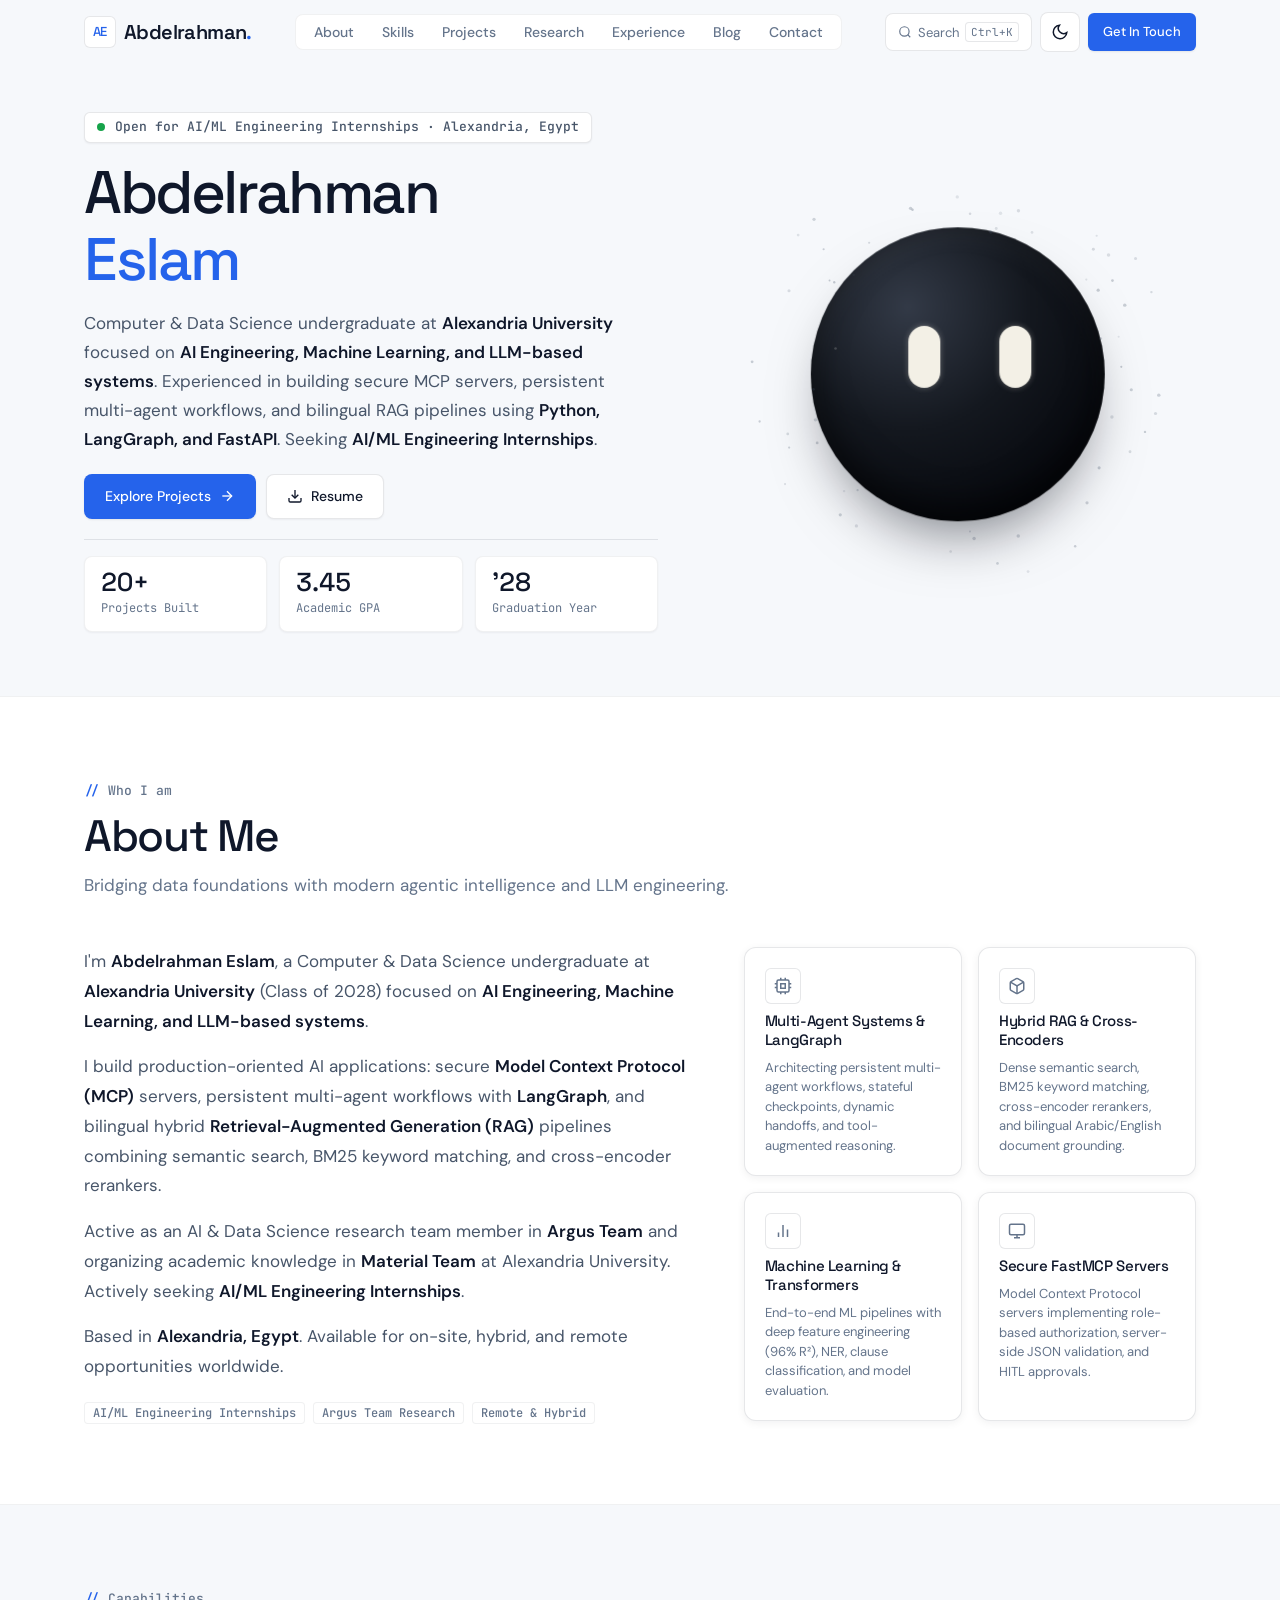
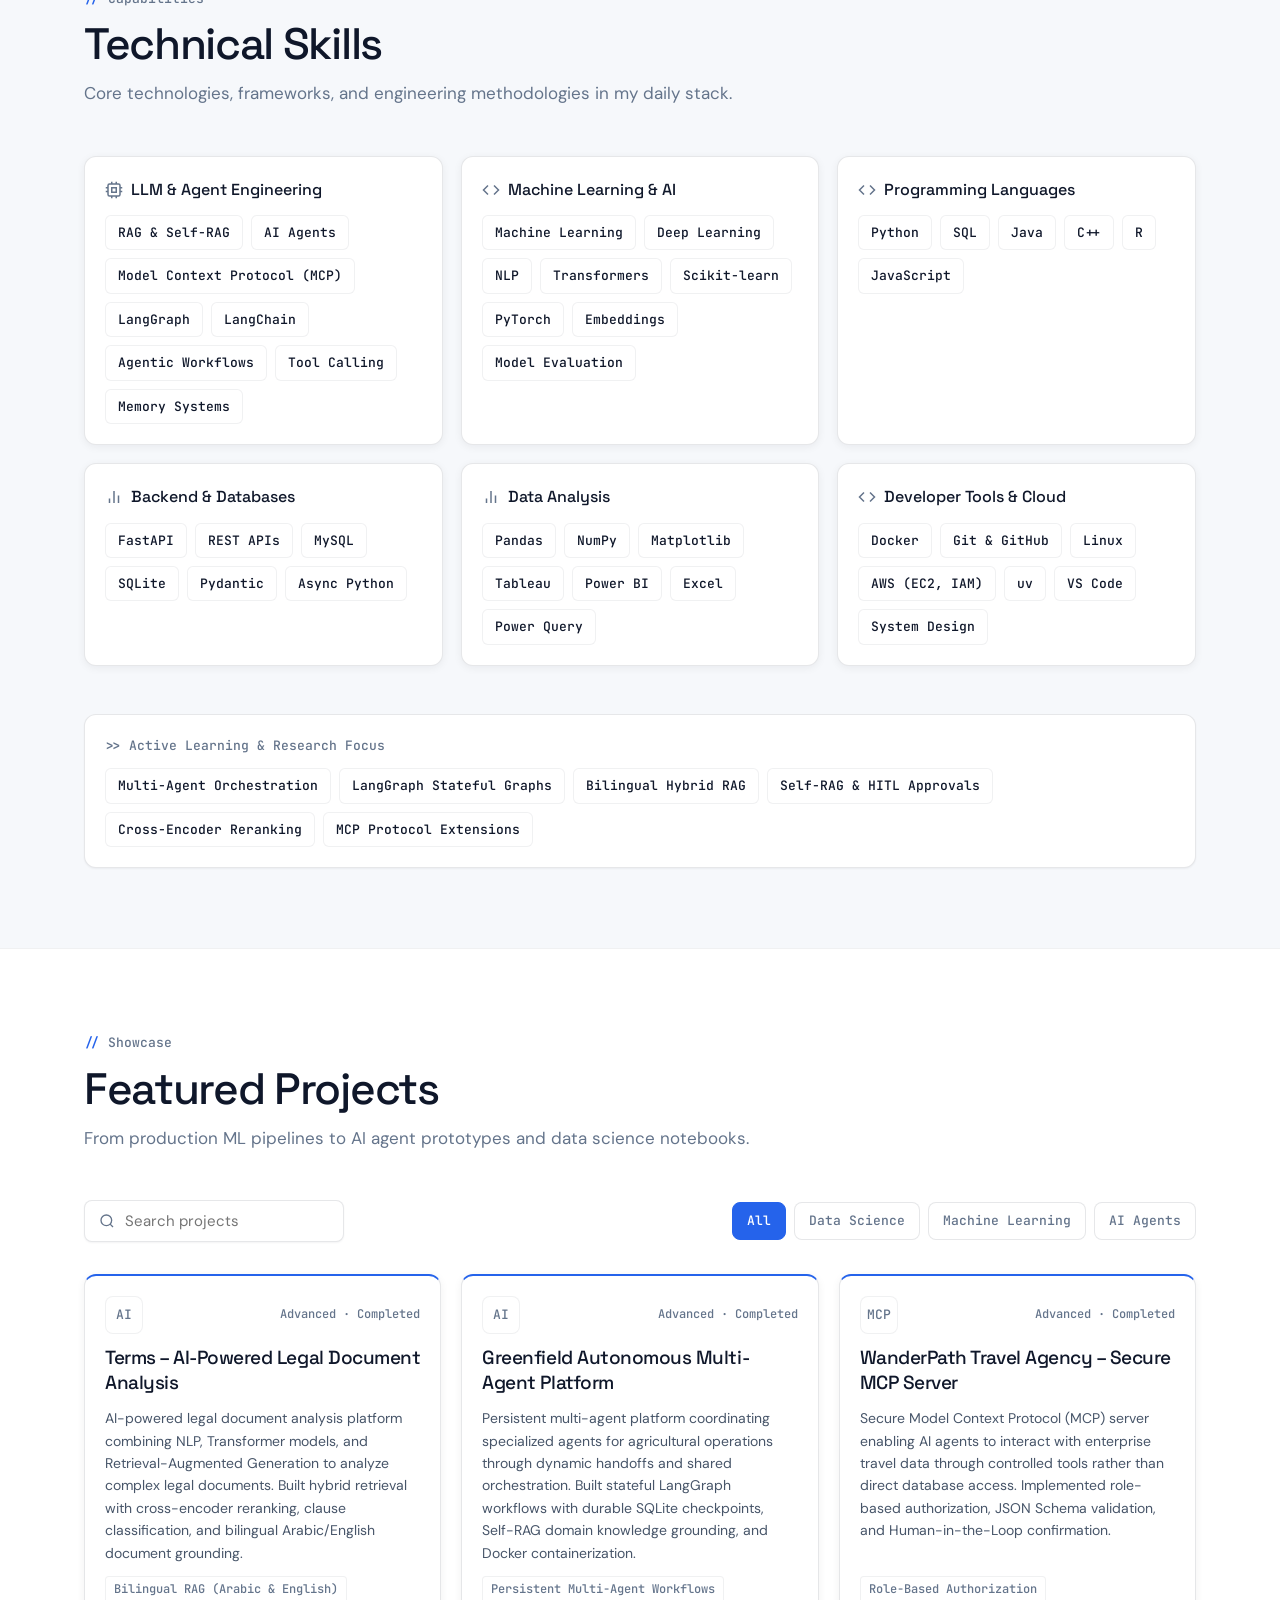
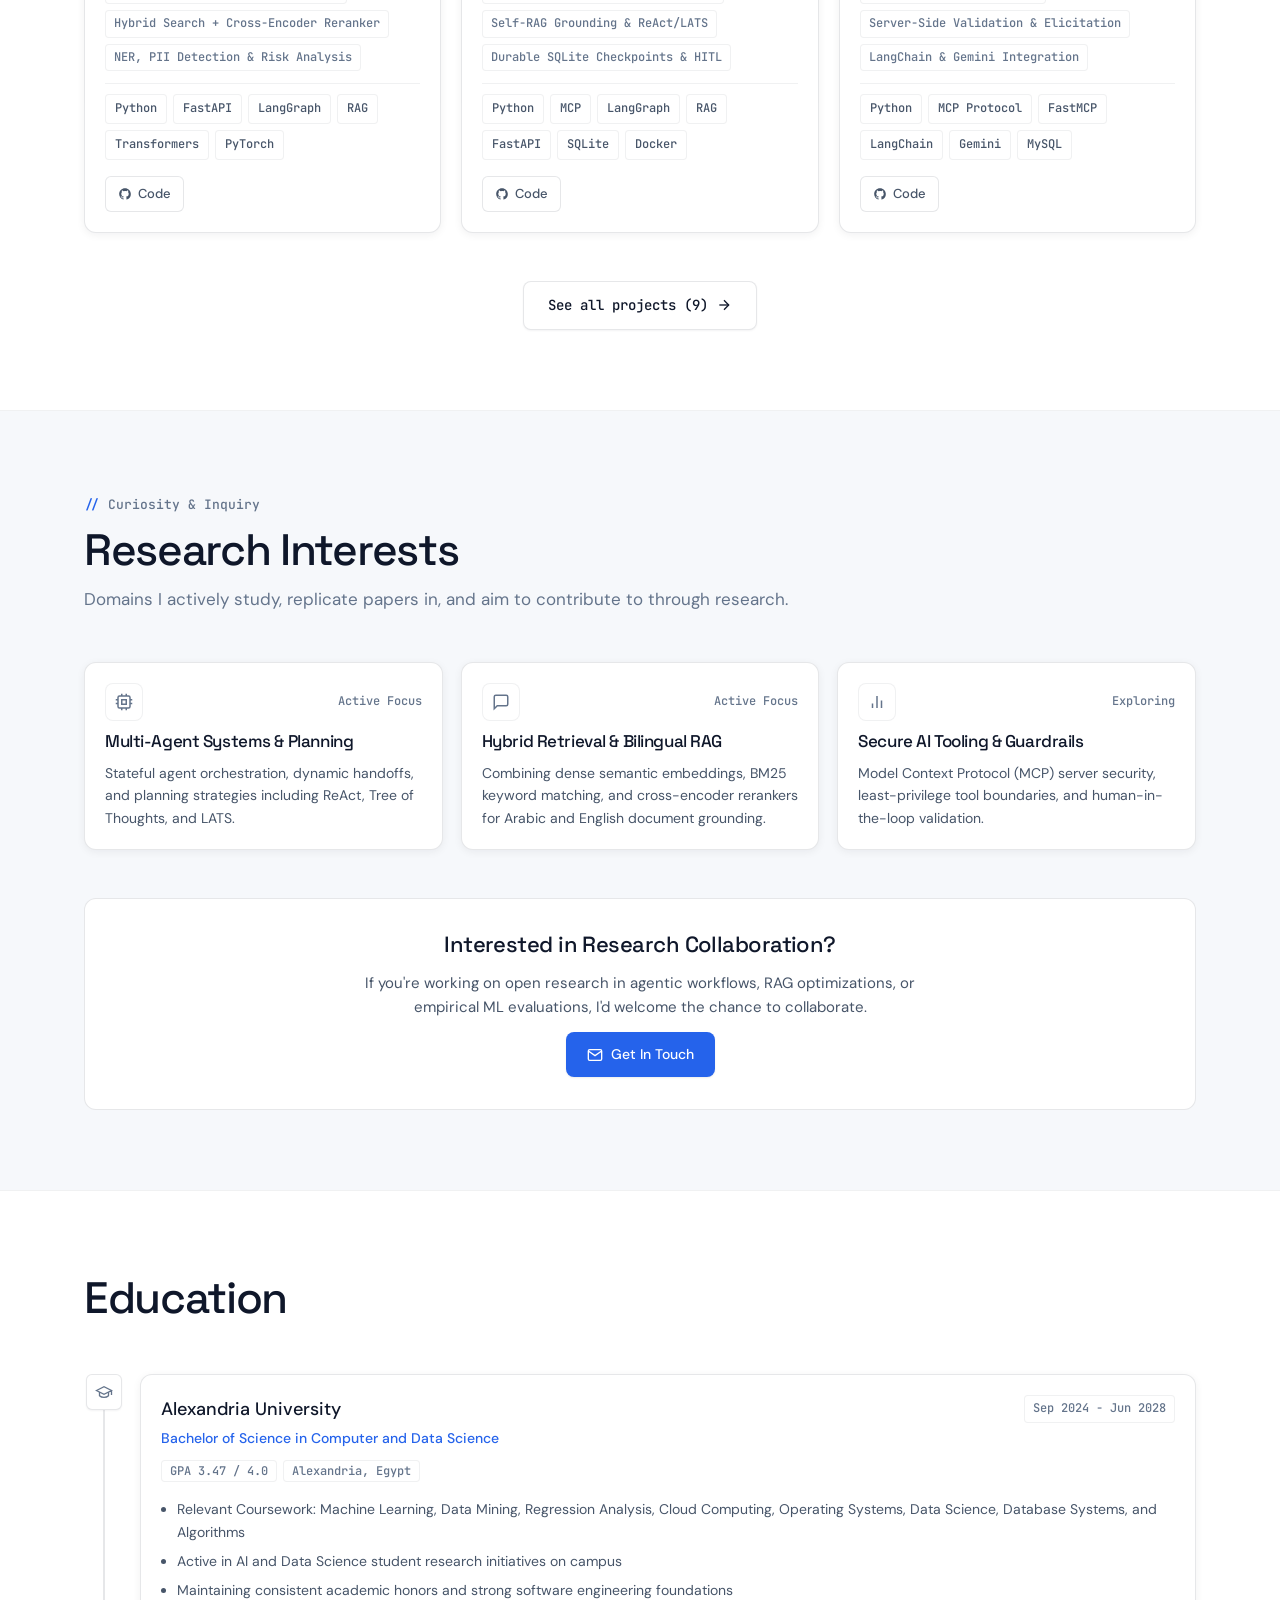
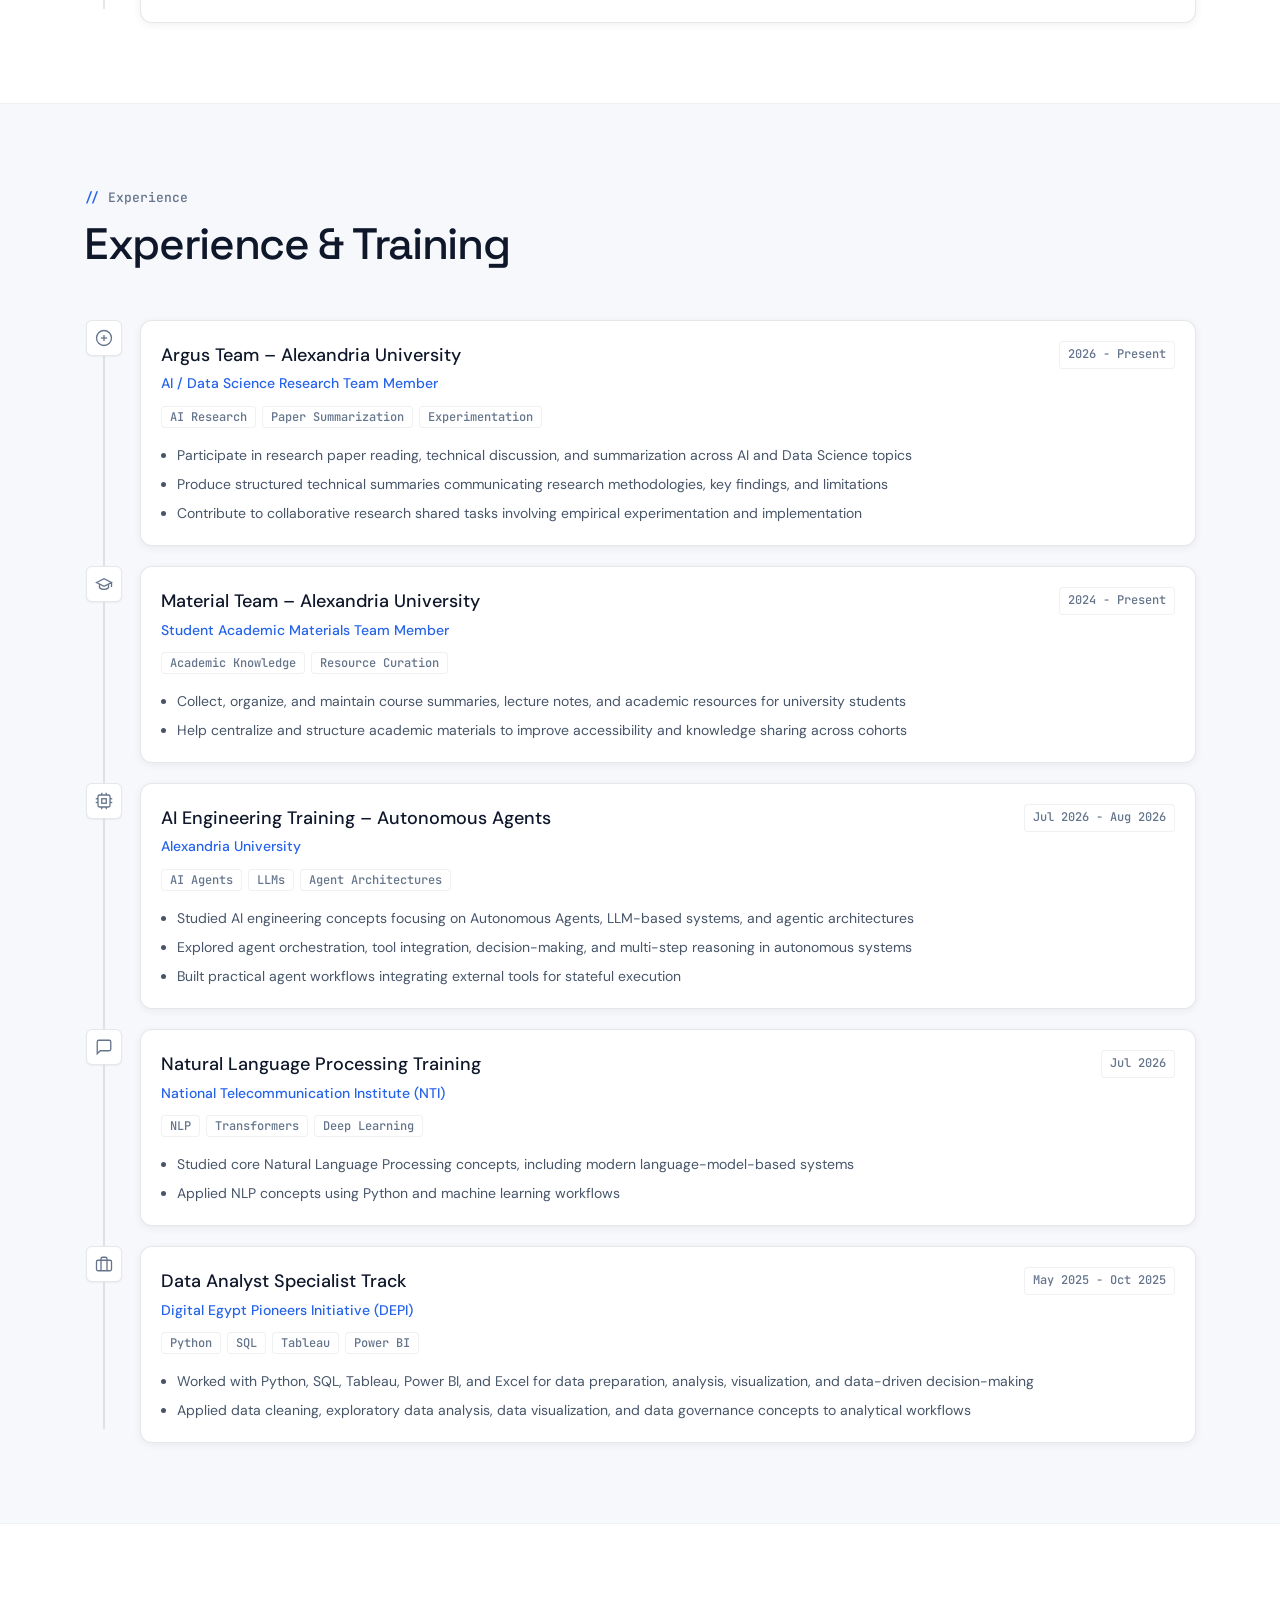
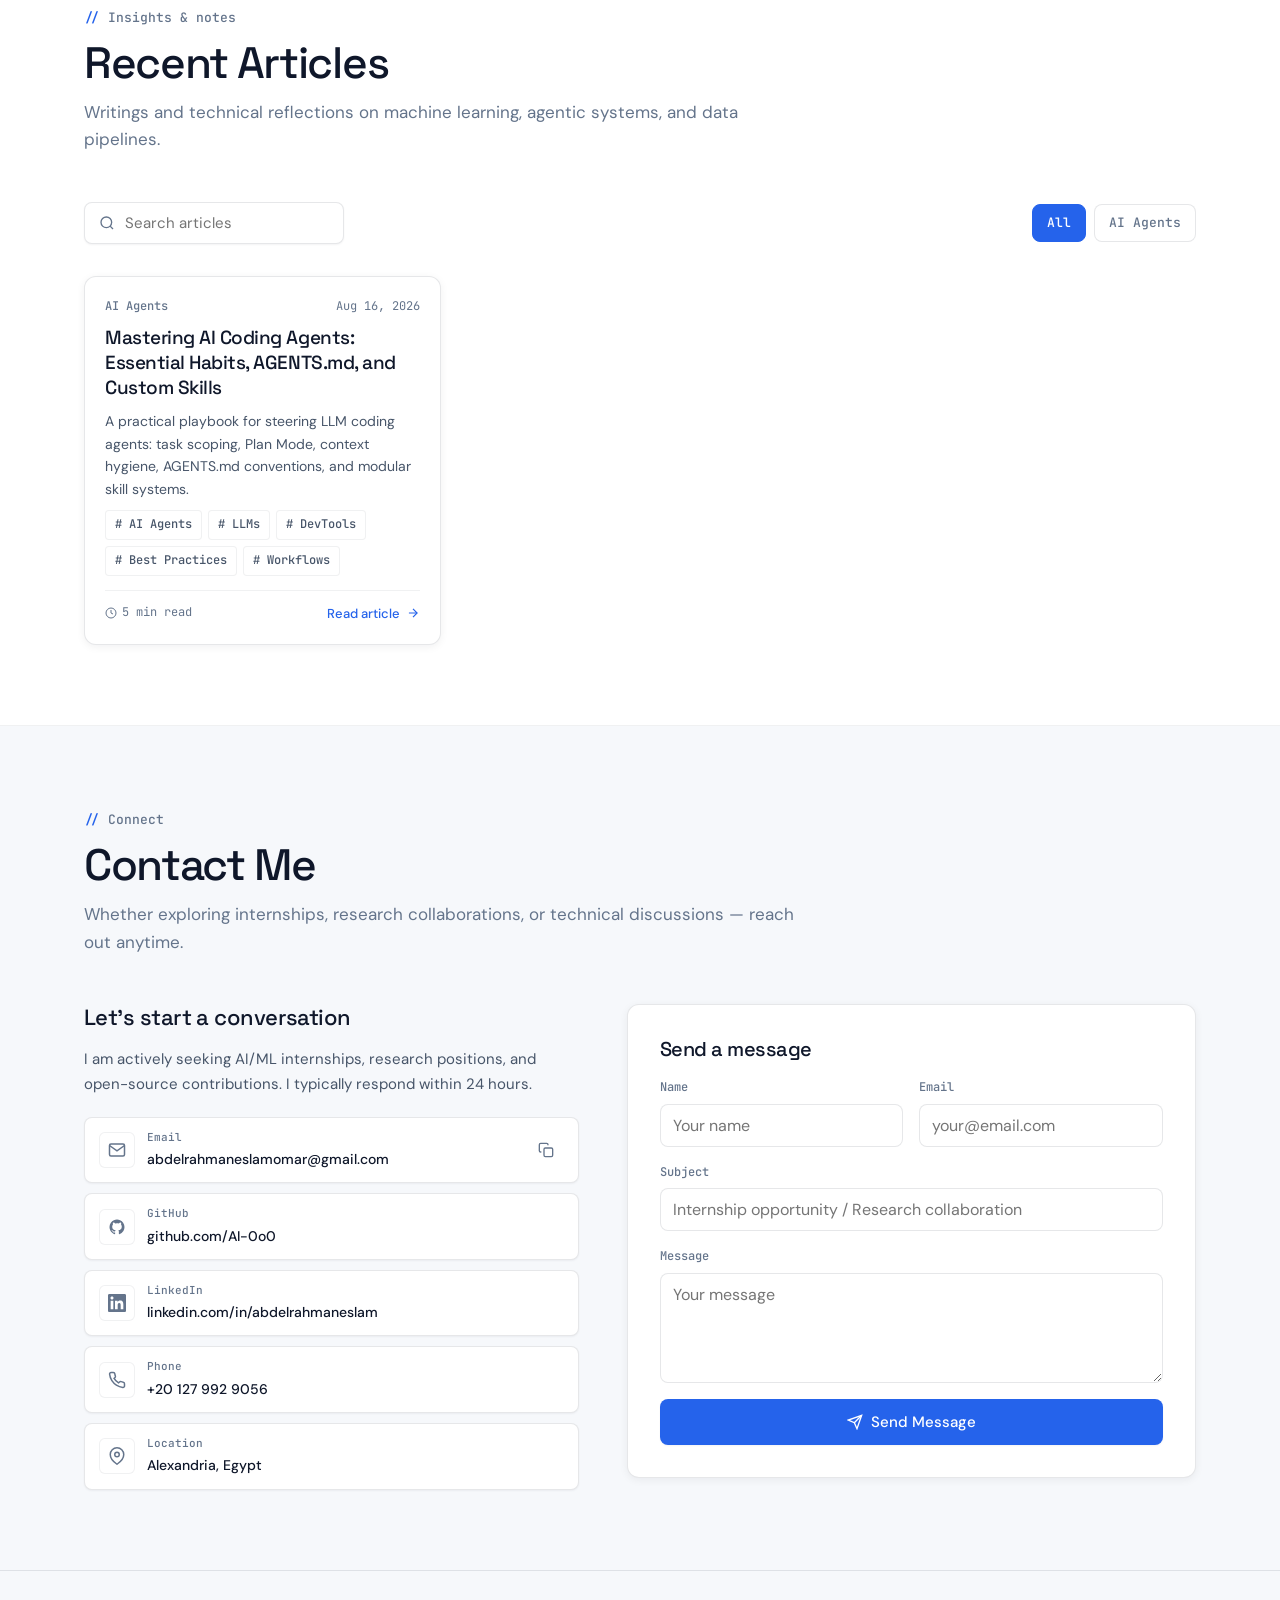
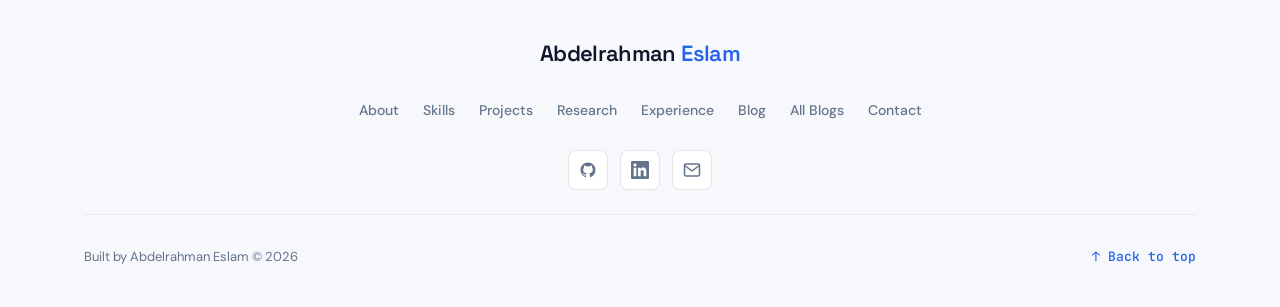
<file: index.html>
<!DOCTYPE html>
<html lang="en">
  <head>
    <meta charset="UTF-8" />
    <meta name="viewport" content="width=device-width, initial-scale=1.0" />
    <link
      rel="icon"
      href="data:image/svg+xml,%3Csvg xmlns='http://www.w3.org/2000/svg' viewBox='0 0 32 32'%3E%3Crect width='32' height='32' rx='8' fill='%232563EB'/%3E%3Ctext x='16' y='22' font-family='ui-monospace,monospace' font-size='16' font-weight='bold' fill='%23FFFFFF' text-anchor='middle'%3EAE%3C/text%3E%3C/svg%3E"
    />
    <meta
      name="description"
      content="Abdelrahman Eslam — Computer & Data Science student at Alexandria University building AI agents, LLMs, and RAG systems."
    />
    <meta name="author" content="Abdelrahman Eslam" />
    <meta name="robots" content="index, follow" />
    <link rel="canonical" href="https://ai-0o0.vercel.app/" />
    <link rel="alternate" hreflang="x-default" href="https://ai-0o0.vercel.app/" />
    <link rel="alternate" href="https://ai-0o0.vercel.app/" hreflang="en" />

    <!-- Open Graph / Facebook -->
    <meta property="og:title" content="Abdelrahman Eslam | AI & Data Science Portfolio" />
    <meta
      property="og:description"
      content="Computer & Data Science student building AI agents, LLM applications, and RAG systems."
    />
    <meta property="og:type" content="website" />
    <meta property="og:url" content="https://ai-0o0.vercel.app/" />
    <meta property="og:site_name" content="Abdelrahman Eslam" />
    <meta property="og:locale" content="en_US" />
    <meta property="og:image" content="https://ai-0o0.vercel.app/img/og-img.png" />
    <meta property="og:image:alt" content="Abdelrahman Eslam — AI & Data Science Portfolio" />
    <meta property="og:image:type" content="image/png" />

    <!-- Twitter -->
    <meta name="twitter:card" content="summary_large_image" />
    <meta name="twitter:title" content="Abdelrahman Eslam | AI & Data Science Portfolio" />
    <meta
      name="twitter:description"
      content="Computer & Data Science student building AI agents, LLM applications, and RAG systems."
    />
    <meta name="twitter:image" content="https://ai-0o0.vercel.app/img/og-img.png" />
    <meta name="twitter:url" content="https://ai-0o0.vercel.app/" />

    <!-- Structured Data -->
    <script type="application/ld+json">
      {
        "@context": "https://schema.org",
        "@graph": [
          {
            "@type": "Person",
            "name": "Abdelrahman Eslam",
            "url": "https://ai-0o0.vercel.app/",
            "jobTitle": "AI & Data Science Student",
            "affiliation": {
              "@type": "CollegeOrUniversity",
              "name": "Alexandria University"
            },
            "sameAs": [
              "https://github.com/AI-0o0",
              "https://linkedin.com/in/abdelrahmaneslam"
            ]
          },
          {
            "@type": "WebSite",
            "name": "Abdelrahman Eslam | AI & Data Science Portfolio",
            "url": "https://ai-0o0.vercel.app/",
            "inLanguage": "en",
            "publisher": {
              "@type": "Person",
              "name": "Abdelrahman Eslam"
            }
          }
        ]
      }
    </script>

    <title>Abdelrahman Eslam | AI & Data Science Portfolio</title>

    <!-- Google Fonts Preconnect & Stylesheet -->
    <link rel="preconnect" href="https://fonts.googleapis.com" />
    <link rel="preconnect" href="https://fonts.gstatic.com" crossorigin />
    <link
      href="https://fonts.googleapis.com/css2?family=DM+Sans:ital,opsz,wght@0,9..40,100..1000;1,9..40,100..1000&family=JetBrains+Mono:ital,wght@0,100..800;1,100..800&family=Space+Grotesk:wght@300..700&display=swap"
      rel="stylesheet"
    />

    <link rel="stylesheet" href="style.css" />
  </head>

  <body>
    <!-- Top Scroll Progress Indicator -->
    <div id="scroll-progress" aria-hidden="true"></div>

    <!-- ============================================================
     NAVIGATION BAR
     ============================================================ -->
    <header>
      <nav id="nav">
        <div class="nav-inner">
          <a href="#hero" class="nav-logo" aria-label="Abdelrahman Eslam Homepage">
            <div class="nav-logo-monogram" aria-hidden="true">AE</div>
            <span>Abdelrahman<span class="dot">.</span></span>
          </a>

          <ul class="nav-links" id="nav-desktop-links">
            <li><a href="#about">About</a></li>
            <li><a href="#skills">Skills</a></li>
            <li><a href="#projects">Projects</a></li>
            <li><a href="#research">Research</a></li>
            <li><a href="#experience">Experience</a></li>
            <li><a href="#blog">Blog</a></li>
            <li><a href="#contact">Contact</a></li>
          </ul>

          <div class="nav-right">
            <!-- Command Palette Trigger -->
            <button class="cmd-trigger" id="cmd-trigger-btn" aria-label="Open Command Menu (Ctrl+K)">
              <svg viewBox="0 0 24 24" fill="none" stroke="currentColor" stroke-width="2" width="14" height="14" aria-hidden="true">
                <circle cx="11" cy="11" r="8"></circle>
                <line x1="21" y1="21" x2="16.65" y2="16.65"></line>
              </svg>
              <span>Search</span>
              <kbd>Ctrl+K</kbd>
            </button>

            <!-- Theme Toggle -->
            <button id="theme-btn" aria-label="Toggle dark and light mode">
              <svg id="theme-icon-sun" class="hidden" viewBox="0 0 24 24" fill="none" stroke="currentColor" stroke-width="2" aria-hidden="true">
                <circle cx="12" cy="12" r="5"></circle>
                <line x1="12" y1="1" x2="12" y2="3"></line>
                <line x1="12" y1="21" x2="12" y2="23"></line>
                <line x1="4.22" y1="4.22" x2="5.64" y2="5.64"></line>
                <line x1="18.36" y1="18.36" x2="19.78" y2="19.78"></line>
                <line x1="1" y1="12" x2="3" y2="12"></line>
                <line x1="21" y1="12" x2="23" y2="12"></line>
                <line x1="4.22" y1="19.78" x2="5.64" y2="18.36"></line>
                <line x1="18.36" y1="5.64" x2="19.78" y2="4.22"></line>
              </svg>
              <svg id="theme-icon-moon" viewBox="0 0 24 24" fill="none" stroke="currentColor" stroke-width="2" aria-hidden="true">
                <path d="M21 12.79A9 9 0 1 1 11.21 3 7 7 0 0 0 21 12.79z"></path>
              </svg>
            </button>

            <a href="#contact" class="btn btn-primary btn-sm nav-cta">Get In Touch</a>

            <!-- Mobile Hamburger -->
            <button id="hamburger" aria-label="Toggle navigation menu" aria-controls="mobile-menu" aria-expanded="false">
              <span></span><span></span><span></span>
            </button>
          </div>
        </div>
      </nav>
    </header>

    <!-- Mobile Menu Drawer -->
    <div id="mobile-menu" aria-hidden="true">
      <a href="#about" onclick="closeMobileMenu()">About</a>
      <a href="#skills" onclick="closeMobileMenu()">Skills</a>
      <a href="#projects" onclick="closeMobileMenu()">Projects</a>
      <a href="#research" onclick="closeMobileMenu()">Research</a>
      <a href="#experience" onclick="closeMobileMenu()">Experience</a>
      <a href="#blog" onclick="closeMobileMenu()">Blog</a>
      <a href="blog/index.html" onclick="closeMobileMenu()">All Blog Posts</a>
      <a href="#contact" onclick="closeMobileMenu()">Contact</a>
    </div>

    <main>
      <!-- ============================================================
       HERO SECTION
       ============================================================ -->
      <section id="hero">
        <div class="container">
          <div class="hero-content">
            <!-- Left: Hero Overview & CTAs -->
            <div class="hero-text">
              <div class="hero-eyebrow">
                <span class="hero-dot" aria-hidden="true"></span>
                <span class="hero-eyebrow-text">Open for AI/ML Engineering Internships · Alexandria, Egypt</span>
              </div>

              <h1 class="hero-name">
                Abdelrahman<br /><span class="name-highlight">Eslam</span>
              </h1>

              <p class="hero-bio">
                Computer & Data Science undergraduate at <strong>Alexandria University</strong> focused on <strong>AI Engineering, Machine Learning, and LLM-based systems</strong>. Experienced in building secure MCP servers, persistent multi-agent workflows, and bilingual RAG pipelines using <strong>Python, LangGraph, and FastAPI</strong>. Seeking <strong>AI/ML Engineering Internships</strong>.
              </p>

              <div class="hero-cta">
                <a href="#projects" class="btn btn-primary">
                  <span>Explore Projects</span>
                  <svg viewBox="0 0 24 24" fill="none" stroke="currentColor" stroke-width="2" aria-hidden="true">
                    <line x1="5" y1="12" x2="19" y2="12"></line>
                    <polyline points="12 5 19 12 12 19"></polyline>
                  </svg>
                </a>

                <a href="cv/Abdelrahman_CV_2026.pdf" target="_blank" class="btn btn-outline" aria-label="Download Resume PDF">
                  <svg viewBox="0 0 24 24" fill="none" stroke="currentColor" stroke-width="2" aria-hidden="true">
                    <path d="M21 15v4a2 2 0 0 1-2 2H5a2 2 0 0 1-2-2v-4"></path>
                    <polyline points="7 10 12 15 17 10"></polyline>
                    <line x1="12" y1="15" x2="12" y2="3"></line>
                  </svg>
                  <span>Resume</span>
                </a>
              </div>

              <!-- Stats Indicators -->
              <div class="hero-stats">
                <div>
                  <div class="stat-val" data-count="20">20+</div>
                  <div class="stat-label">Projects Built</div>
                </div>
                <div>
                  <div class="stat-val" data-count="3.45">3.45</div>
                  <div class="stat-label">Academic GPA</div>
                </div>
                <div>
                  <div class="stat-val">'28</div>
                  <div class="stat-label">Graduation Year</div>
                </div>
              </div>
            </div>

            <!-- Right: Live Mascot Orb (pointer-reactive particles) -->
            <div class="hero-mascot-wrap" id="mascot-wrap">
              <div class="mascot-stage" id="mascot-stage">
                <div class="mascot-float">
                  <div class="mascot-orb-pos" id="mascot-orb-pos">
                    <div class="mascot-orb" id="mascot-orb" role="button" tabindex="0" aria-label="Orby, a small black orb mascot with two off-white oval shine marks. It follows your pointer and likes being tapped.">
                      <span class="mascot-shine shine-left" aria-hidden="true"></span>
                      <span class="mascot-shine shine-right" aria-hidden="true"></span>
                    </div>
                  </div>
                </div>
                <canvas class="mascot-canvas" id="mascot-canvas" aria-hidden="true"></canvas>
              </div>
              <p class="mascot-hint" aria-hidden="true">
                <span class="mascot-hint-cmd" style="font-family: 'Courier New', monospace;"></span>
              </p>
            </div>
          </div>
        </div>
      </section>

      <!-- ============================================================
        ABOUT SECTION
        ============================================================ -->
      <section id="about" class="section section-alt">
        <div class="container">
          <div class="section-head">
            <p class="section-label">Who I am</p>
            <h2 class="section-title">About Me</h2>
            <p class="section-subtitle">Bridging data foundations with modern agentic intelligence and LLM engineering.</p>
          </div>

          <div class="about-grid">
            <div class="about-text">
              <p>
                I'm <strong>Abdelrahman Eslam</strong>, a Computer & Data Science undergraduate at <strong>Alexandria University</strong> (Class of 2028) focused on <strong>AI Engineering, Machine Learning, and LLM-based systems</strong>.
              </p>
              <p>
                I build production-oriented AI applications: secure <strong>Model Context Protocol (MCP)</strong> servers, persistent multi-agent workflows with <strong>LangGraph</strong>, and bilingual hybrid <strong>Retrieval-Augmented Generation (RAG)</strong> pipelines combining semantic search, BM25 keyword matching, and cross-encoder rerankers.
              </p>
              <p>
                Active as an AI & Data Science research team member in <strong>Argus Team</strong> and organizing academic knowledge in <strong>Material Team</strong> at Alexandria University. Actively seeking <strong>AI/ML Engineering Internships</strong>.
              </p>
              <p>
                Based in <strong>Alexandria, Egypt</strong>. Available for on-site, hybrid, and remote opportunities worldwide.
              </p>

              <div class="about-tags">
                <span class="badge">AI/ML Engineering Internships</span>
                <span class="badge">Argus Team Research</span>
                <span class="badge">Remote & Hybrid</span>
              </div>
            </div>

            <div class="about-cards">
              <div class="card about-card">
                <div class="about-card-icon-wrap" aria-hidden="true">
                  <svg viewBox="0 0 24 24" fill="none" stroke="currentColor" stroke-width="2">
                    <rect x="4" y="4" width="16" height="16" rx="2"></rect>
                    <rect x="9" y="9" width="6" height="6"></rect>
                    <line x1="9" y1="1" x2="9" y2="4"></line>
                    <line x1="15" y1="1" x2="15" y2="4"></line>
                    <line x1="9" y1="20" x2="9" y2="23"></line>
                    <line x1="15" y1="20" x2="15" y2="23"></line>
                    <line x1="20" y1="9" x2="23" y2="9"></line>
                    <line x1="20" y1="14" x2="23" y2="14"></line>
                    <line x1="1" y1="9" x2="4" y2="9"></line>
                    <line x1="1" y1="14" x2="4" y2="14"></line>
                  </svg>
                </div>
                <h4>Multi-Agent Systems & LangGraph</h4>
                <p>Architecting persistent multi-agent workflows, stateful checkpoints, dynamic handoffs, and tool-augmented reasoning.</p>
              </div>

              <div class="card about-card">
                <div class="about-card-icon-wrap" aria-hidden="true">
                  <svg viewBox="0 0 24 24" fill="none" stroke="currentColor" stroke-width="2">
                    <path d="M21 16V8a2 2 0 0 0-1-1.73l-7-4a2 2 0 0 0-2 0l-7 4A2 2 0 0 0 3 8v8a2 2 0 0 0 1 1.73l7 4a2 2 0 0 0 2 0l7-4A2 2 0 0 0 21 16z"></path>
                    <polyline points="3.27 6.96 12 12.01 20.73 6.96"></polyline>
                    <line x1="12" y1="22.08" x2="12" y2="12"></line>
                  </svg>
                </div>
                <h4>Hybrid RAG & Cross-Encoders</h4>
                <p>Dense semantic search, BM25 keyword matching, cross-encoder rerankers, and bilingual Arabic/English document grounding.</p>
              </div>

              <div class="card about-card">
                <div class="about-card-icon-wrap" aria-hidden="true">
                  <svg viewBox="0 0 24 24" fill="none" stroke="currentColor" stroke-width="2">
                    <line x1="18" y1="20" x2="18" y2="10"></line>
                    <line x1="12" y1="20" x2="12" y2="4"></line>
                    <line x1="6" y1="20" x2="6" y2="14"></line>
                  </svg>
                </div>
                <h4>Machine Learning & Transformers</h4>
                <p>End-to-end ML pipelines with deep feature engineering (96% R²), NER, clause classification, and model evaluation.</p>
              </div>

              <div class="card about-card">
                <div class="about-card-icon-wrap" aria-hidden="true">
                  <svg viewBox="0 0 24 24" fill="none" stroke="currentColor" stroke-width="2">
                    <rect x="2" y="3" width="20" height="14" rx="2" ry="2"></rect>
                    <line x1="8" y1="21" x2="16" y2="21"></line>
                    <line x1="12" y1="17" x2="12" y2="21"></line>
                  </svg>
                </div>
                <h4>Secure FastMCP Servers</h4>
                <p>Model Context Protocol servers implementing role-based authorization, server-side JSON validation, and HITL approvals.</p>
              </div>
            </div>
          </div>
        </div>
      </section>

      <!-- ============================================================
       SKILLS SECTION
       ============================================================ -->
      <section id="skills" class="section">
        <div class="container">
          <div class="section-head">
            <p class="section-label">Capabilities</p>
            <h2 class="section-title">Technical Skills</h2>
            <p class="section-subtitle">Core technologies, frameworks, and engineering methodologies in my daily stack.</p>
          </div>

          <!-- Skills Grid (dynamically rendered & fallback) -->
          <div class="skills-grid">
            <div class="card skill-group">
              <div class="skill-group-head">
                <p class="skill-group-title">
                  <svg viewBox="0 0 24 24" fill="none" stroke="currentColor" stroke-width="2"><rect x="4" y="4" width="16" height="16" rx="2"></rect><rect x="9" y="9" width="6" height="6"></rect></svg>
                  LLM & Agent Engineering
                </p>
              </div>
              <div class="skill-tags">
                <span class="skill-tag">RAG &amp; Self-RAG</span>
                <span class="skill-tag">AI Agents</span>
                <span class="skill-tag">Model Context Protocol (MCP)</span>
                <span class="skill-tag">LangGraph</span>
                <span class="skill-tag">LangChain</span>
                <span class="skill-tag">Agentic Workflows</span>
                <span class="skill-tag">Tool Calling</span>
                <span class="skill-tag">Memory Systems</span>
              </div>
            </div>

            <div class="card skill-group">
              <div class="skill-group-head">
                <p class="skill-group-title">
                  <svg viewBox="0 0 24 24" fill="none" stroke="currentColor" stroke-width="2"><circle cx="12" cy="12" r="10"></circle><path d="M8 12h8"></path></svg>
                  Machine Learning &amp; AI
                </p>
              </div>
              <div class="skill-tags">
                <span class="skill-tag">Machine Learning</span>
                <span class="skill-tag">Deep Learning</span>
                <span class="skill-tag">NLP</span>
                <span class="skill-tag">Transformers</span>
                <span class="skill-tag">Scikit-learn</span>
                <span class="skill-tag">PyTorch</span>
                <span class="skill-tag">Embeddings</span>
                <span class="skill-tag">Model Evaluation</span>
              </div>
            </div>

            <div class="card skill-group">
              <div class="skill-group-head">
                <p class="skill-group-title">
                  <svg viewBox="0 0 24 24" fill="none" stroke="currentColor" stroke-width="2"><polyline points="16 18 22 12 16 6"></polyline><polyline points="8 6 2 12 8 18"></polyline></svg>
                  Programming Languages
                </p>
              </div>
              <div class="skill-tags">
                <span class="skill-tag">Python</span>
                <span class="skill-tag">SQL</span>
                <span class="skill-tag">Java</span>
                <span class="skill-tag">C++</span>
                <span class="skill-tag">R</span>
                <span class="skill-tag">JavaScript</span>
              </div>
            </div>

            <div class="card skill-group">
              <div class="skill-group-head">
                <p class="skill-group-title">
                  <svg viewBox="0 0 24 24" fill="none" stroke="currentColor" stroke-width="2"><rect x="2" y="2" width="20" height="8" rx="2"></rect><rect x="2" y="14" width="20" height="8" rx="2"></rect></svg>
                  Backend &amp; Databases
                </p>
              </div>
              <div class="skill-tags">
                <span class="skill-tag">FastAPI</span>
                <span class="skill-tag">REST APIs</span>
                <span class="skill-tag">MySQL</span>
                <span class="skill-tag">SQLite</span>
                <span class="skill-tag">Pydantic</span>
                <span class="skill-tag">Async Python</span>
              </div>
            </div>

            <div class="card skill-group">
              <div class="skill-group-head">
                <p class="skill-group-title">
                  <svg viewBox="0 0 24 24" fill="none" stroke="currentColor" stroke-width="2"><ellipse cx="12" cy="5" rx="9" ry="3"></ellipse><path d="M21 12c0 1.66-4 3-9 3s-9-1.34-9-3"></path><path d="M3 5v14c0 1.66 4 3 9 3s9-1.34 9-3V5"></path></svg>
                  Data Analysis
                </p>
              </div>
              <div class="skill-tags">
                <span class="skill-tag">Pandas</span>
                <span class="skill-tag">NumPy</span>
                <span class="skill-tag">Matplotlib</span>
                <span class="skill-tag">Tableau</span>
                <span class="skill-tag">Power BI</span>
                <span class="skill-tag">Excel</span>
                <span class="skill-tag">Power Query</span>
              </div>
            </div>

            <div class="card skill-group">
              <div class="skill-group-head">
                <p class="skill-group-title">
                  <svg viewBox="0 0 24 24" fill="none" stroke="currentColor" stroke-width="2"><circle cx="18" cy="18" r="3"></circle><circle cx="6" cy="6" r="3"></circle><path d="M13 6h3a2 2 0 0 1 2 2v7"></path><line x1="6" y1="9" x2="6" y2="21"></line></svg>
                  Developer Tools &amp; Cloud
                </p>
              </div>
              <div class="skill-tags">
                <span class="skill-tag">Docker</span>
                <span class="skill-tag">Git &amp; GitHub</span>
                <span class="skill-tag">Linux</span>
                <span class="skill-tag">AWS (EC2, IAM)</span>
                <span class="skill-tag">uv</span>
                <span class="skill-tag">VS Code</span>
                <span class="skill-tag">System Design</span>
              </div>
            </div>
          </div>

          <!-- Currently Exploring Radar Box -->
          <div class="skills-learning">
            <div class="cell-head">
              <span class="cell-prompt" aria-hidden="true">&gt;&gt;</span>
              <span class="skills-learning-title">Active Learning &amp; Research Focus</span>
            </div>
            <div class="skill-tags">
              <span class="skill-tag">Multi-Agent Orchestration</span>
              <span class="skill-tag">LangGraph Stateful Graphs</span>
              <span class="skill-tag">Bilingual Hybrid RAG</span>
              <span class="skill-tag">Self-RAG &amp; HITL Approvals</span>
              <span class="skill-tag">Cross-Encoder Reranking</span>
              <span class="skill-tag">MCP Protocol Extensions</span>
            </div>
          </div>
        </div>
      </section>

      <!-- ============================================================
       PROJECTS SECTION
       ============================================================ -->
      <section id="projects" class="section section-alt">
        <div class="container">
          <div class="section-head">
            <p class="section-label">Showcase</p>
            <h2 class="section-title">Featured Projects</h2>
            <p class="section-subtitle">From production ML pipelines to AI agent prototypes and data science notebooks.</p>
          </div>

          <div class="projects-controls">
            <div class="search-box">
              <svg viewBox="0 0 24 24" fill="none" stroke="currentColor" stroke-width="2" aria-hidden="true">
                <circle cx="11" cy="11" r="8"></circle>
                <line x1="21" y1="21" x2="16.65" y2="16.65"></line>
              </svg>
              <input
                type="text"
                id="project-search"
                placeholder="Search projects"
                aria-label="Search projects"
                oninput="filterProjects()"
              />
            </div>

            <div class="filter-pills" id="project-filters" role="tablist">
              <button class="filter-pill active" data-cat="All" onclick="setProjectFilter(this)" role="tab" aria-selected="true">All</button>
              <button class="filter-pill" data-cat="Data Science" onclick="setProjectFilter(this)" role="tab" aria-selected="false">Data Science</button>
              <button class="filter-pill" data-cat="Machine Learning" onclick="setProjectFilter(this)" role="tab" aria-selected="false">Machine Learning</button>
              <button class="filter-pill" data-cat="AI Agents" onclick="setProjectFilter(this)" role="tab" aria-selected="false">AI Agents</button>
            </div>
          </div>

          <!-- Dynamic Projects Container -->
          <div class="projects-grid" id="projects-grid"></div>
          <div id="projects-more"></div>
        </div>
      </section>

      <!-- ============================================================
       RESEARCH INTERESTS SECTION
       ============================================================ -->
      <section id="research" class="section">
        <div class="container">
          <div class="section-head">
            <p class="section-label">Curiosity &amp; Inquiry</p>
            <h2 class="section-title">Research Interests</h2>
            <p class="section-subtitle">Domains I actively study, replicate papers in, and aim to contribute to through research.</p>
          </div>

          <div class="research-grid">
            <div class="card research-card">
              <div class="research-card-top">
                <div class="research-icon-box" aria-hidden="true">
                  <svg viewBox="0 0 24 24" fill="none" stroke="currentColor" stroke-width="2"><rect x="4" y="4" width="16" height="16" rx="2"></rect><rect x="9" y="9" width="6" height="6"></rect><line x1="9" y1="1" x2="9" y2="4"></line><line x1="15" y1="1" x2="15" y2="4"></line><line x1="9" y1="20" x2="9" y2="23"></line><line x1="15" y1="20" x2="15" y2="23"></line><line x1="20" y1="9" x2="23" y2="9"></line><line x1="20" y1="14" x2="23" y2="14"></line><line x1="1" y1="9" x2="4" y2="9"></line><line x1="1" y1="14" x2="4" y2="14"></line></svg>
                </div>
                <span class="card-meta">Active Focus</span>
              </div>
              <h3>Multi-Agent Systems &amp; Planning</h3>
              <p>Stateful agent orchestration, dynamic handoffs, and planning strategies including ReAct, Tree of Thoughts, and LATS.</p>
            </div>

            <div class="card research-card">
              <div class="research-card-top">
                <div class="research-icon-box" aria-hidden="true">
                  <svg viewBox="0 0 24 24" fill="none" stroke="currentColor" stroke-width="2"><path d="M21 15a2 2 0 0 1-2 2H7l-4 4V5a2 2 0 0 1 2-2h14a2 2 0 0 1 2 2z"></path></svg>
                </div>
                <span class="card-meta">Active Focus</span>
              </div>
              <h3>Hybrid Retrieval &amp; Bilingual RAG</h3>
              <p>Combining dense semantic embeddings, BM25 keyword matching, and cross-encoder rerankers for Arabic and English document grounding.</p>
            </div>

            <div class="card research-card">
              <div class="research-card-top">
                <div class="research-icon-box" aria-hidden="true">
                  <svg viewBox="0 0 24 24" fill="none" stroke="currentColor" stroke-width="2"><line x1="18" y1="20" x2="18" y2="10"></line><line x1="12" y1="20" x2="12" y2="4"></line><line x1="6" y1="20" x2="6" y2="14"></line></svg>
                </div>
                <span class="card-meta">Exploring</span>
              </div>
              <h3>Secure AI Tooling &amp; Guardrails</h3>
              <p>Model Context Protocol (MCP) server security, least-privilege tool boundaries, and human-in-the-loop validation.</p>
            </div>
          </div>

          <div class="research-cta">
            <h3>Interested in Research Collaboration?</h3>
            <p>
              If you're working on open research in agentic workflows, RAG optimizations, or empirical ML evaluations, I'd welcome the chance to collaborate.
            </p>
            <a href="mailto:abdelrahmaneslamomar@gmail.com" class="btn btn-primary">
              <svg viewBox="0 0 24 24" fill="none" stroke="currentColor" stroke-width="2" aria-hidden="true">
                <path d="M4 4h16c1.1 0 2 .9 2 2v12c0 1.1-.9 2-2 2H4c-1.1 0-2-.9-2-2V6c0-1.1.9-2 2-2z"></path>
                <polyline points="22,6 12,13 2,6"></polyline>
              </svg>
              <span>Get In Touch</span>
            </a>
          </div>
        </div>
      </section>

      <!-- ============================================================
       EDUCATION SECTION
       ============================================================ -->
      <section id="education" class="section section-alt">
        <div class="container">
          <div class="section-head">
            <h2 class="section-title">Education</h2>
          </div>
          <div class="timeline" id="education-timeline"></div>
        </div>
      </section>

      <!-- ============================================================
       EXPERIENCE SECTION
       ============================================================ -->
      <section id="experience" class="section">
        <div class="container">
          <div class="section-head">
            <p class="section-label">Experience</p>
            <h2 class="section-title">Experience &amp; Training</h2>
          </div>
          <div class="timeline" id="experience-timeline"></div>
        </div>
      </section>

      <!-- ============================================================
       BLOG SECTION
       ============================================================ -->
      <section id="blog" class="section section-alt">
        <div class="container">
          <div class="section-head">
            <p class="section-label">Insights &amp; notes</p>
            <h2 class="section-title">Recent Articles</h2>
            <p class="section-subtitle">Writings and technical reflections on machine learning, agentic systems, and data pipelines.</p>
          </div>

          <div class="projects-controls">
            <div class="search-box">
              <svg viewBox="0 0 24 24" fill="none" stroke="currentColor" stroke-width="2" aria-hidden="true">
                <circle cx="11" cy="11" r="8"></circle>
                <line x1="21" y1="21" x2="16.65" y2="16.65"></line>
              </svg>
              <input
                type="text"
                id="blog-search"
                placeholder="Search articles"
                aria-label="Search articles"
                oninput="filterBlogs()"
              />
            </div>

            <div class="filter-pills" id="blog-filters">
              <button class="filter-pill active" data-cat="All" onclick="setBlogFilter(this)">All</button>
              <button class="filter-pill" data-cat="AI Agents" onclick="setBlogFilter(this)">AI Agents</button>
            </div>
          </div>

          <!-- Blog Grid Container -->
          <div class="blog-grid" id="blog-grid"></div>
          <div id="blog-more"></div>
        </div>
      </section>

      <!-- ============================================================
       CONTACT SECTION
       ============================================================ -->
      <section id="contact" class="section">
        <div class="container">
          <div class="section-head">
            <p class="section-label">Connect</p>
            <h2 class="section-title">Contact Me</h2>
            <p class="section-subtitle">Whether exploring internships, research collaborations, or technical discussions — reach out anytime.</p>
          </div>

          <div class="contact-grid">
            <div class="contact-info">
              <h3>Let's start a conversation</h3>
              <p>
                I am actively seeking AI/ML internships, research positions, and open-source contributions. I typically respond within 24 hours.
              </p>

              <div class="contact-items">
                <div class="contact-item">
                  <div class="contact-item-icon" aria-hidden="true">
                    <svg viewBox="0 0 24 24" fill="none" stroke="currentColor" stroke-width="2">
                      <path d="M4 4h16c1.1 0 2 .9 2 2v12c0 1.1-.9 2-2 2H4c-1.1 0-2-.9-2-2V6c0-1.1.9-2 2-2z"></path>
                      <polyline points="22,6 12,13 2,6"></polyline>
                    </svg>
                  </div>
                  <div>
                    <div class="contact-item-label">Email</div>
                    <a href="mailto:abdelrahmaneslamomar@gmail.com" class="contact-item-val">abdelrahmaneslamomar@gmail.com</a>
                  </div>
                  <button class="copy-btn" onclick="copyTextToClipboard('abdelrahmaneslamomar@gmail.com', 'Email copied')" aria-label="Copy Email">
                    <svg viewBox="0 0 24 24" fill="none" stroke="currentColor" stroke-width="2"><rect x="9" y="9" width="13" height="13" rx="2" ry="2"></rect><path d="M5 15H4a2 2 0 0 1-2-2V4a2 2 0 0 1 2-2h9a2 2 0 0 1 2 2v1"></path></svg>
                  </button>
                </div>

                <div class="contact-item">
                  <div class="contact-item-icon" aria-hidden="true">
                    <svg viewBox="0 0 24 24" fill="currentColor">
                      <path d="M12 2C6.477 2 2 6.484 2 12.017c0 4.425 2.865 8.18 6.839 9.504.5.092.682-.217.682-.483 0-.237-.008-.868-.013-1.703-2.782.605-3.369-1.343-3.369-1.343-.454-1.158-1.11-1.466-1.11-1.466-.908-.62.069-.608.069-.608 1.003.07 1.531 1.032 1.531 1.032.892 1.53 2.341 1.088 2.91.832.092-.647.35-1.088.636-1.338-2.22-.253-4.555-1.113-4.555-4.951 0-1.093.39-1.988 1.029-2.688-.103-.253-.446-1.272.098-2.65 0 0 .84-.27 2.75 1.026A9.564 9.564 0 0112 6.844c.85.004 1.705.115 2.504.337 1.909-1.296 2.747-1.027 2.747-1.027.546 1.379.202 2.398.1 2.651.64.7 1.028 1.595 1.028 2.688 0 3.848-2.339 4.695-4.566 4.943.359.309.678.92.678 1.855 0 1.338-.012 2.419-.012 2.747 0 .268.18.58.688.482A10.019 10.019 0 0022 12.017C22 6.484 17.522 2 12 2z"/>
                    </svg>
                  </div>
                  <div>
                    <div class="contact-item-label">GitHub</div>
                    <a href="https://github.com/AI-0o0" target="_blank" rel="noopener noreferrer" class="contact-item-val">github.com/AI-0o0</a>
                  </div>
                </div>

                <div class="contact-item">
                  <div class="contact-item-icon" aria-hidden="true">
                    <svg viewBox="0 0 24 24" fill="currentColor">
                      <path d="M20.447 20.452h-3.554v-5.569c0-1.328-.027-3.037-1.852-3.037-1.853 0-2.136 1.445-2.136 2.939v5.667H9.351V9h3.414v1.561h.046c.477-.9 1.637-1.85 3.37-1.85 3.601 0 4.267 2.37 4.267 5.455v6.286zM5.337 7.433c-1.144 0-2.063-.926-2.063-2.065 0-1.138.92-2.063 2.063-2.063 1.14 0 2.064.925 2.064 2.063 0 1.139-.925 2.065-2.064 2.065zm1.782 13.019H3.555V9h3.564v11.452zM22.225 0H1.771C.792 0 0 .774 0 1.729v20.542C0 23.227.792 24 1.771 24h20.451C23.2 24 24 23.227 24 22.271V1.729C24 .774 23.2 0 22.222 0h.003z"/>
                    </svg>
                  </div>
                  <div>
                    <div class="contact-item-label">LinkedIn</div>
                    <a href="https://linkedin.com/in/abdelrahmaneslam" target="_blank" rel="noopener noreferrer" class="contact-item-val">linkedin.com/in/abdelrahmaneslam</a>
                  </div>
                </div>

                <div class="contact-item">
                  <div class="contact-item-icon" aria-hidden="true">
                    <svg viewBox="0 0 24 24" fill="none" stroke="currentColor" stroke-width="2">
                      <path d="M22 16.92v3a2 2 0 0 1-2.18 2 19.79 19.79 0 0 1-8.63-3.07 19.5 19.5 0 0 1-6-6 19.79 19.79 0 0 1-3.07-8.67A2 2 0 0 1 4.11 2h3a2 2 0 0 1 2 1.72 12.84 12.84 0 0 0 .7 2.81 2 2 0 0 1-.45 2.11L8.09 9.91a16 16 0 0 0 6 6l1.27-1.27a2 2 0 0 1 2.11-.45 12.84 12.84 0 0 0 2.81.7A2 2 0 0 1 22 16.92z"></path>
                    </svg>
                  </div>
                  <div>
                    <div class="contact-item-label">Phone</div>
                    <a href="tel:+201279929056" class="contact-item-val">+20 127 992 9056</a>
                  </div>
                </div>

                <div class="contact-item">
                  <div class="contact-item-icon" aria-hidden="true">
                    <svg viewBox="0 0 24 24" fill="none" stroke="currentColor" stroke-width="2">
                      <path d="M21 10c0 7-9 13-9 13s-9-6-9-13a9 9 0 0 1 18 0z"></path>
                      <circle cx="12" cy="10" r="3"></circle>
                    </svg>
                  </div>
                  <div>
                    <div class="contact-item-label">Location</div>
                    <span class="contact-item-val">Alexandria, Egypt</span>
                  </div>
                </div>
              </div>
            </div>

            <!-- Contact Message Form -->
            <div class="card contact-form-card">
              <h3>Send a message</h3>
              <form id="contact-form" onsubmit="submitContact(event)">
                <div class="form-row">
                  <div class="form-group">
                    <label for="c-name">Name</label>
                    <input type="text" id="c-name" placeholder="Your name" required />
                  </div>
                  <div class="form-group">
                    <label for="c-email">Email</label>
                    <input type="email" id="c-email" placeholder="your@email.com" required />
                  </div>
                </div>

                <div class="form-group">
                  <label for="c-subject">Subject</label>
                  <input type="text" id="c-subject" placeholder="Internship opportunity / Research collaboration" />
                </div>

                <div class="form-group">
                  <label for="c-message">Message</label>
                  <textarea id="c-message" placeholder="Your message" required></textarea>
                </div>

                <button type="submit" class="form-submit" id="submit-btn">
                  <svg viewBox="0 0 24 24" fill="none" stroke="currentColor" stroke-width="2" aria-hidden="true">
                    <line x1="22" y1="2" x2="11" y2="13"></line>
                    <polygon points="22 2 15 22 11 13 2 9 22 2"></polygon>
                  </svg>
                  <span>Send Message</span>
                </button>
              </form>
            </div>
          </div>
        </div>
      </section>
    </main>

    <!-- ============================================================
     FOOTER
     ============================================================ -->
    <footer>
      <div class="container">
        <div class="footer-inner">
          <a href="#hero" class="footer-logo">Abdelrahman <span>Eslam</span></a>
          <nav class="footer-links" aria-label="Footer navigation">
            <a href="#about">About</a>
            <a href="#skills">Skills</a>
            <a href="#projects">Projects</a>
            <a href="#research">Research</a>
            <a href="#experience">Experience</a>
            <a href="#blog">Blog</a>
            <a href="blog/index.html">All Blogs</a>
            <a href="#contact">Contact</a>
          </nav>

          <div class="footer-social">
            <a href="https://github.com/AI-0o0" target="_blank" rel="noopener noreferrer" aria-label="GitHub Profile">
              <svg viewBox="0 0 24 24" fill="currentColor" width="18" height="18" aria-hidden="true">
                <path d="M12 2C6.477 2 2 6.484 2 12.017c0 4.425 2.865 8.18 6.839 9.504.5.092.682-.217.682-.483 0-.237-.008-.868-.013-1.703-2.782.605-3.369-1.343-3.369-1.343-.454-1.158-1.11-1.466-1.11-1.466-.908-.62.069-.608.069-.608 1.003.07 1.531 1.032 1.531 1.032.892 1.53 2.341 1.088 2.91.832.092-.647.35-1.088.636-1.338-2.22-.253-4.555-1.113-4.555-4.951 0-1.093.39-1.988 1.029-2.688-.103-.253-.446-1.272.098-2.65 0 0 .84-.27 2.75 1.026A9.564 9.564 0 0112 6.844c.85.004 1.705.115 2.504.337 1.909-1.296 2.747-1.027 2.747-1.027.546 1.379.202 2.398.1 2.651.64.7 1.028 1.595 1.028 2.688 0 3.848-2.339 4.695-4.566 4.943.359.309.678.92.678 1.855 0 1.338-.012 2.419-.012 2.747 0 .268.18.58.688.482A10.019 10.019 0 0022 12.017C22 6.484 17.522 2 12 2z"/>
              </svg>
            </a>
            <a href="https://linkedin.com/in/abdelrahmaneslam" target="_blank" rel="noopener noreferrer" aria-label="LinkedIn Profile">
              <svg viewBox="0 0 24 24" fill="currentColor" width="18" height="18" aria-hidden="true">
                <path d="M20.447 20.452h-3.554v-5.569c0-1.328-.027-3.037-1.852-3.037-1.853 0-2.136 1.445-2.136 2.939v5.667H9.351V9h3.414v1.561h.046c.477-.9 1.637-1.85 3.37-1.85 3.601 0 4.267 2.37 4.267 5.455v6.286zM5.337 7.433c-1.144 0-2.063-.926-2.063-2.065 0-1.138.92-2.063 2.063-2.063 1.14 0 2.064.925 2.064 2.063 0 1.139-.925 2.065-2.064 2.065zm1.782 13.019H3.555V9h3.564v11.452zM22.225 0H1.771C.792 0 0 .774 0 1.729v20.542C0 23.227.792 24 1.771 24h20.451C23.2 24 24 23.227 24 22.271V1.729C24 .774 23.2 0 22.222 0h.003z"/>
              </svg>
            </a>
            <a href="mailto:abdelrahmaneslamomar@gmail.com" aria-label="Direct Email">
              <svg viewBox="0 0 24 24" fill="none" stroke="currentColor" stroke-width="2" width="18" height="18" aria-hidden="true">
                <path d="M4 4h16c1.1 0 2 .9 2 2v12c0 1.1-.9 2-2 2H4c-1.1 0-2-.9-2-2V6c0-1.1.9-2 2-2z"></path>
                <polyline points="22,6 12,13 2,6"></polyline>
              </svg>
            </a>
          </div>

          <div class="footer-bottom">
            <span>Built by Abdelrahman Eslam &copy; <span id="year"></span></span>
            <a href="#hero" class="back-top">↑ Back to top</a>
          </div>
        </div>
      </div>
    </footer>

    <!-- Back to Top FAB -->
    <a href="#hero" id="back-top" class="back-top-fab" aria-label="Back to top">
      <svg viewBox="0 0 24 24" fill="none" stroke="currentColor" stroke-width="2.5" width="18" height="18" aria-hidden="true">
        <line x1="12" y1="19" x2="12" y2="5"></line>
        <polyline points="5 12 12 5 19 12"></polyline>
      </svg>
    </a>

    <!-- Command Palette Dialog (Ctrl+K) -->
    <div class="cmd-modal-overlay" id="cmd-modal" aria-hidden="true">
      <div class="cmd-modal" role="dialog" aria-modal="true" aria-label="Command Palette">
        <div class="cmd-search-bar">
          <svg viewBox="0 0 24 24" fill="none" stroke="currentColor" stroke-width="2" aria-hidden="true">
            <circle cx="11" cy="11" r="8"></circle>
            <line x1="21" y1="21" x2="16.65" y2="16.65"></line>
          </svg>
                    <input type="text" id="cmd-input" placeholder="Search" autocomplete="off" />
        </div>
        <div class="cmd-list" id="cmd-list">
          <div class="cmd-group-title">Navigation</div>
          <div class="cmd-item" onclick="jumpToSection('about')">
            <div class="cmd-item-left">
              <svg viewBox="0 0 24 24" fill="none" stroke="currentColor" stroke-width="2"><path d="M20 21v-2a4 4 0 0 0-4-4H8a4 4 0 0 0-4 4v2"></path><circle cx="12" cy="7" r="4"></circle></svg>
              <span>Go to About</span>
            </div>
            <kbd>#about</kbd>
          </div>
          <div class="cmd-item" onclick="jumpToSection('skills')">
            <div class="cmd-item-left">
              <svg viewBox="0 0 24 24" fill="none" stroke="currentColor" stroke-width="2"><polyline points="16 18 22 12 16 6"></polyline><polyline points="8 6 2 12 8 18"></polyline></svg>
              <span>Go to Skills Matrix</span>
            </div>
            <kbd>#skills</kbd>
          </div>
          <div class="cmd-item" onclick="jumpToSection('projects')">
            <div class="cmd-item-left">
              <svg viewBox="0 0 24 24" fill="none" stroke="currentColor" stroke-width="2"><rect x="3" y="3" width="18" height="18" rx="2" ry="2"></rect><line x1="3" y1="9" x2="21" y2="9"></line><line x1="9" y1="21" x2="9" y2="9"></line></svg>
              <span>Go to Projects</span>
            </div>
            <kbd>#projects</kbd>
          </div>
          <div class="cmd-item" onclick="jumpToSection('research')">
            <div class="cmd-item-left">
              <svg viewBox="0 0 24 24" fill="none" stroke="currentColor" stroke-width="2"><circle cx="12" cy="12" r="10"></circle><line x1="12" y1="8" x2="12" y2="16"></line><line x1="8" y1="12" x2="16" y2="12"></line></svg>
              <span>Go to Research</span>
            </div>
            <kbd>#research</kbd>
          </div>
          <div class="cmd-item" onclick="jumpToSection('contact')">
            <div class="cmd-item-left">
              <svg viewBox="0 0 24 24" fill="none" stroke="currentColor" stroke-width="2"><path d="M4 4h16c1.1 0 2 .9 2 2v12c0 1.1-.9 2-2 2H4c-1.1 0-2-.9-2-2V6c0-1.1.9-2 2-2z"></path><polyline points="22,6 12,13 2,6"></polyline></svg>
              <span>Go to Contact</span>
            </div>
            <kbd>#contact</kbd>
          </div>

          <div class="cmd-group-title">Quick Actions</div>
          <div class="cmd-item" onclick="copyEmailToClipboard(); closeCmdPalette();">
            <div class="cmd-item-left">
              <svg viewBox="0 0 24 24" fill="none" stroke="currentColor" stroke-width="2"><rect x="9" y="9" width="13" height="13" rx="2" ry="2"></rect><path d="M5 15H4a2 2 0 0 1-2-2V4a2 2 0 0 1 2-2h9a2 2 0 0 1 2 2v1"></path></svg>
              <span>Copy Email to Clipboard</span>
            </div>
            <kbd>Action</kbd>
          </div>
          <div class="cmd-item" onclick="toggleTheme(); closeCmdPalette();">
            <div class="cmd-item-left">
              <svg viewBox="0 0 24 24" fill="none" stroke="currentColor" stroke-width="2"><circle cx="12" cy="12" r="5"></circle><line x1="12" y1="1" x2="12" y2="3"></line></svg>
              <span>Toggle Dark / Light Theme</span>
            </div>
            <kbd>Theme</kbd>
          </div>
        </div>
        <div class="cmd-footer">
          <span>Press <kbd>ESC</kbd> to close</span>
          <span>Use <kbd>↑</kbd> <kbd>↓</kbd> to navigate</span>
        </div>
      </div>
    </div>

    <!-- Toast Notification Container -->
    <div id="toast" role="status" aria-live="polite">
      <svg viewBox="0 0 24 24" fill="none" stroke="currentColor" stroke-width="2.5" width="16" height="16" style="color:var(--accent-green)" aria-hidden="true">
        <polyline points="20 6 9 17 4 12"></polyline>
      </svg>
      <span id="toast-text">Copied to clipboard</span>
    </div>

    <script src="script.js"></script>
  </body>
</html>
</file>
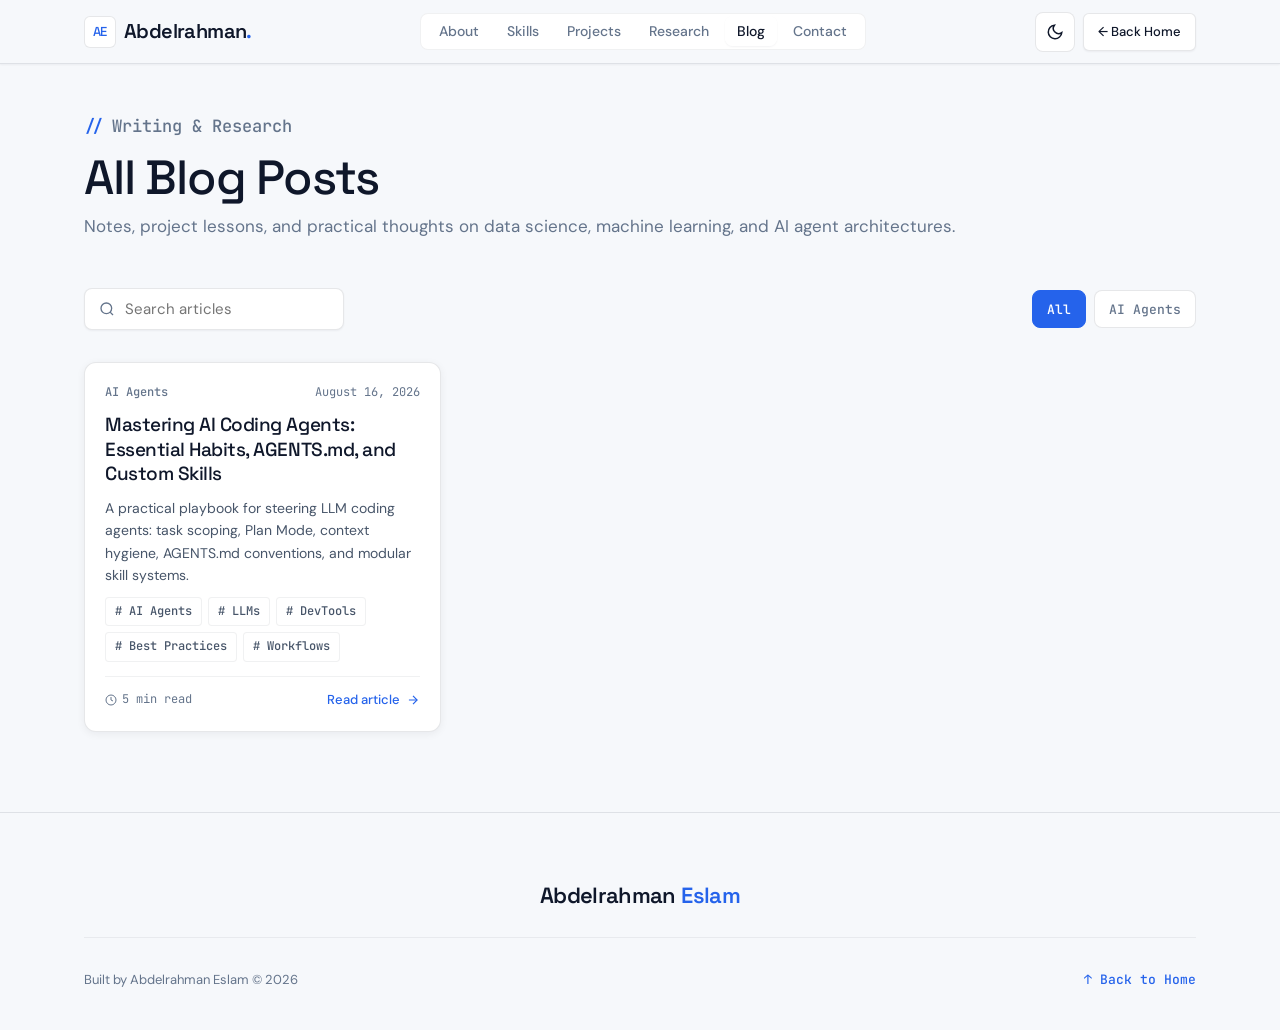
<file: blog/index.html>
<!DOCTYPE html>
<html lang="en">
  <head>
    <meta charset="UTF-8" />
    <meta name="viewport" content="width=device-width, initial-scale=1.0" />
    <link
      rel="icon"
      href="data:image/svg+xml,%3Csvg xmlns='http://www.w3.org/2000/svg' viewBox='0 0 32 32'%3E%3Crect width='32' height='32' rx='8' fill='%232563EB'/%3E%3Ctext x='16' y='22' font-family='ui-monospace,monospace' font-size='16' font-weight='bold' fill='%23FFFFFF' text-anchor='middle'%3EAE%3C/text%3E%3C/svg%3E"
    />
    <meta
      name="description"
      content="All blog posts by Abdelrahman Eslam about machine learning, data science, AI agents, and systems."
    />
    <meta name="author" content="Abdelrahman Eslam Omar" />
    <meta name="robots" content="index, follow" />
    <link rel="canonical" href="https://ai-0o0.vercel.app/blog/index.html" />
    <link
      rel="alternate"
      hreflang="x-default"
      href="https://ai-0o0.vercel.app/blog/index.html"
    />
    <link
      rel="alternate"
      href="https://ai-0o0.vercel.app/blog/index.html"
      hreflang="en"
    />
    <meta property="og:title" content="All Blog Posts | Abdelrahman Eslam" />
    <meta
      property="og:description"
      content="All blog posts by Abdelrahman Eslam about machine learning, data science, and AI."
    />
    <meta property="og:type" content="website" />
    <meta property="og:url" content="https://ai-0o0.vercel.app/blog/index.html" />
    <meta property="og:site_name" content="Abdelrahman Eslam" />
    <meta property="og:locale" content="en_US" />
    <meta
      property="og:image"
      content="https://ai-0o0.vercel.app/img/og-img.png"
    />
    <meta property="og:image:alt" content="Abdelrahman Eslam — Blog Posts" />
    <meta property="og:image:type" content="image/png" />
    <meta name="twitter:card" content="summary_large_image" />
    <meta name="twitter:title" content="All Blog Posts | Abdelrahman Eslam" />
    <meta
      name="twitter:description"
      content="All blog posts by Abdelrahman Eslam about machine learning, data science, and AI."
    />
    <meta
      name="twitter:image"
      content="https://ai-0o0.vercel.app/img/og-img.png"
    />
    <meta
      name="twitter:url"
      content="https://ai-0o0.vercel.app/blog/index.html"
    />
    <title>All Blog Posts | Abdelrahman Eslam</title>
    <script type="application/ld+json">
      {
        "@context": "https://schema.org",
        "@type": "CollectionPage",
        "name": "All Blog Posts | Abdelrahman Eslam",
        "url": "https://ai-0o0.vercel.app/blog/index.html",
        "inLanguage": "en",
        "about": ["Machine Learning", "Data Science", "AI Agents", "LLMs"]
      }
    </script>
    <link rel="preconnect" href="https://fonts.googleapis.com" />
    <link rel="preconnect" href="https://fonts.gstatic.com" crossorigin />
    <link
      href="https://fonts.googleapis.com/css2?family=DM+Sans:ital,opsz,wght@0,9..40,100..1000;1,9..40,100..1000&family=JetBrains+Mono:ital,wght@0,100..800;1,100..800&family=Space+Grotesk:wght@300..700&display=swap"
      rel="stylesheet"
    />
    <link rel="stylesheet" href="../style.css" />
  </head>
  <body>
    <!-- Navigation Header -->
    <header>
      <nav id="nav" class="scrolled">
        <div class="nav-inner">
          <a href="../index.html#hero" class="nav-logo" aria-label="Abdelrahman Eslam Homepage">
            <div class="nav-logo-monogram" aria-hidden="true">AE</div>
            <span>Abdelrahman<span class="dot">.</span></span>
          </a>

          <ul class="nav-links">
            <li><a href="../index.html#about">About</a></li>
            <li><a href="../index.html#skills">Skills</a></li>
            <li><a href="../index.html#projects">Projects</a></li>
            <li><a href="../index.html#research">Research</a></li>
            <li><a href="../index.html#blog" class="active">Blog</a></li>
            <li><a href="../index.html#contact">Contact</a></li>
          </ul>

          <div class="nav-right">
            <button id="theme-btn" aria-label="Toggle dark and light mode">
              <svg id="theme-icon-sun" class="hidden" viewBox="0 0 24 24" fill="none" stroke="currentColor" stroke-width="2" width="18" height="18" aria-hidden="true">
                <circle cx="12" cy="12" r="5"></circle>
                <line x1="12" y1="1" x2="12" y2="3"></line>
                <line x1="12" y1="21" x2="12" y2="23"></line>
                <line x1="4.22" y1="4.22" x2="5.64" y2="5.64"></line>
                <line x1="18.36" y1="18.36" x2="19.78" y2="19.78"></line>
                <line x1="1" y1="12" x2="3" y2="12"></line>
                <line x1="21" y1="12" x2="23" y2="12"></line>
                <line x1="4.22" y1="19.78" x2="5.64" y2="18.36"></line>
                <line x1="18.36" y1="5.64" x2="19.78" y2="4.22"></line>
              </svg>
              <svg id="theme-icon-moon" viewBox="0 0 24 24" fill="none" stroke="currentColor" stroke-width="2" width="18" height="18" aria-hidden="true">
                <path d="M21 12.79A9 9 0 1 1 11.21 3 7 7 0 0 0 21 12.79z"></path>
              </svg>
            </button>
            <a href="../index.html#blog" class="btn btn-outline btn-sm">← Back Home</a>
          </div>
        </div>
      </nav>
    </header>

    <main class="blogs-page">
      <div class="container">
        <header class="blogs-page-head">
          <p class="section-label">Writing &amp; Research</p>
          <h1>All Blog Posts</h1>
          <p>
            Notes, project lessons, and practical thoughts on data science, machine learning, and AI agent architectures.
          </p>
        </header>

        <div class="projects-controls">
          <div class="search-box">
            <svg
              viewBox="0 0 24 24"
              fill="none"
              stroke="currentColor"
              stroke-width="2"
              aria-hidden="true"
            >
              <circle cx="11" cy="11" r="8" />
              <line x1="21" y1="21" x2="16.65" y2="16.65" />
            </svg>
            <input
              type="text"
              id="blog-search"
              placeholder="Search articles"
              aria-label="Search articles"
              oninput="filterBlogs()"
            />
          </div>

          <div class="filter-pills" id="blog-filters">
            <button
              class="filter-pill active"
              data-cat="All"
              onclick="setBlogFilter(this)"
            >
              All
            </button>
            <button
              class="filter-pill"
              data-cat="AI Agents"
              onclick="setBlogFilter(this)"
            >
              AI Agents
            </button>
          </div>
        </div>

        <!-- Dynamic Blog Grid -->
        <div class="blog-grid" id="blog-grid"></div>
      </div>
    </main>

    <footer>
      <div class="container">
        <div class="footer-inner">
          <a href="../index.html#hero" class="footer-logo">Abdelrahman <span>Eslam</span></a>
          <div class="footer-bottom">
            <span>Built by Abdelrahman Eslam &copy; <span id="year"></span></span>
            <a href="../index.html#hero" class="back-top">↑ Back to Home</a>
          </div>
        </div>
      </div>
    </footer>

    <script src="blogs.js"></script>
  </body>
</html>
</file>
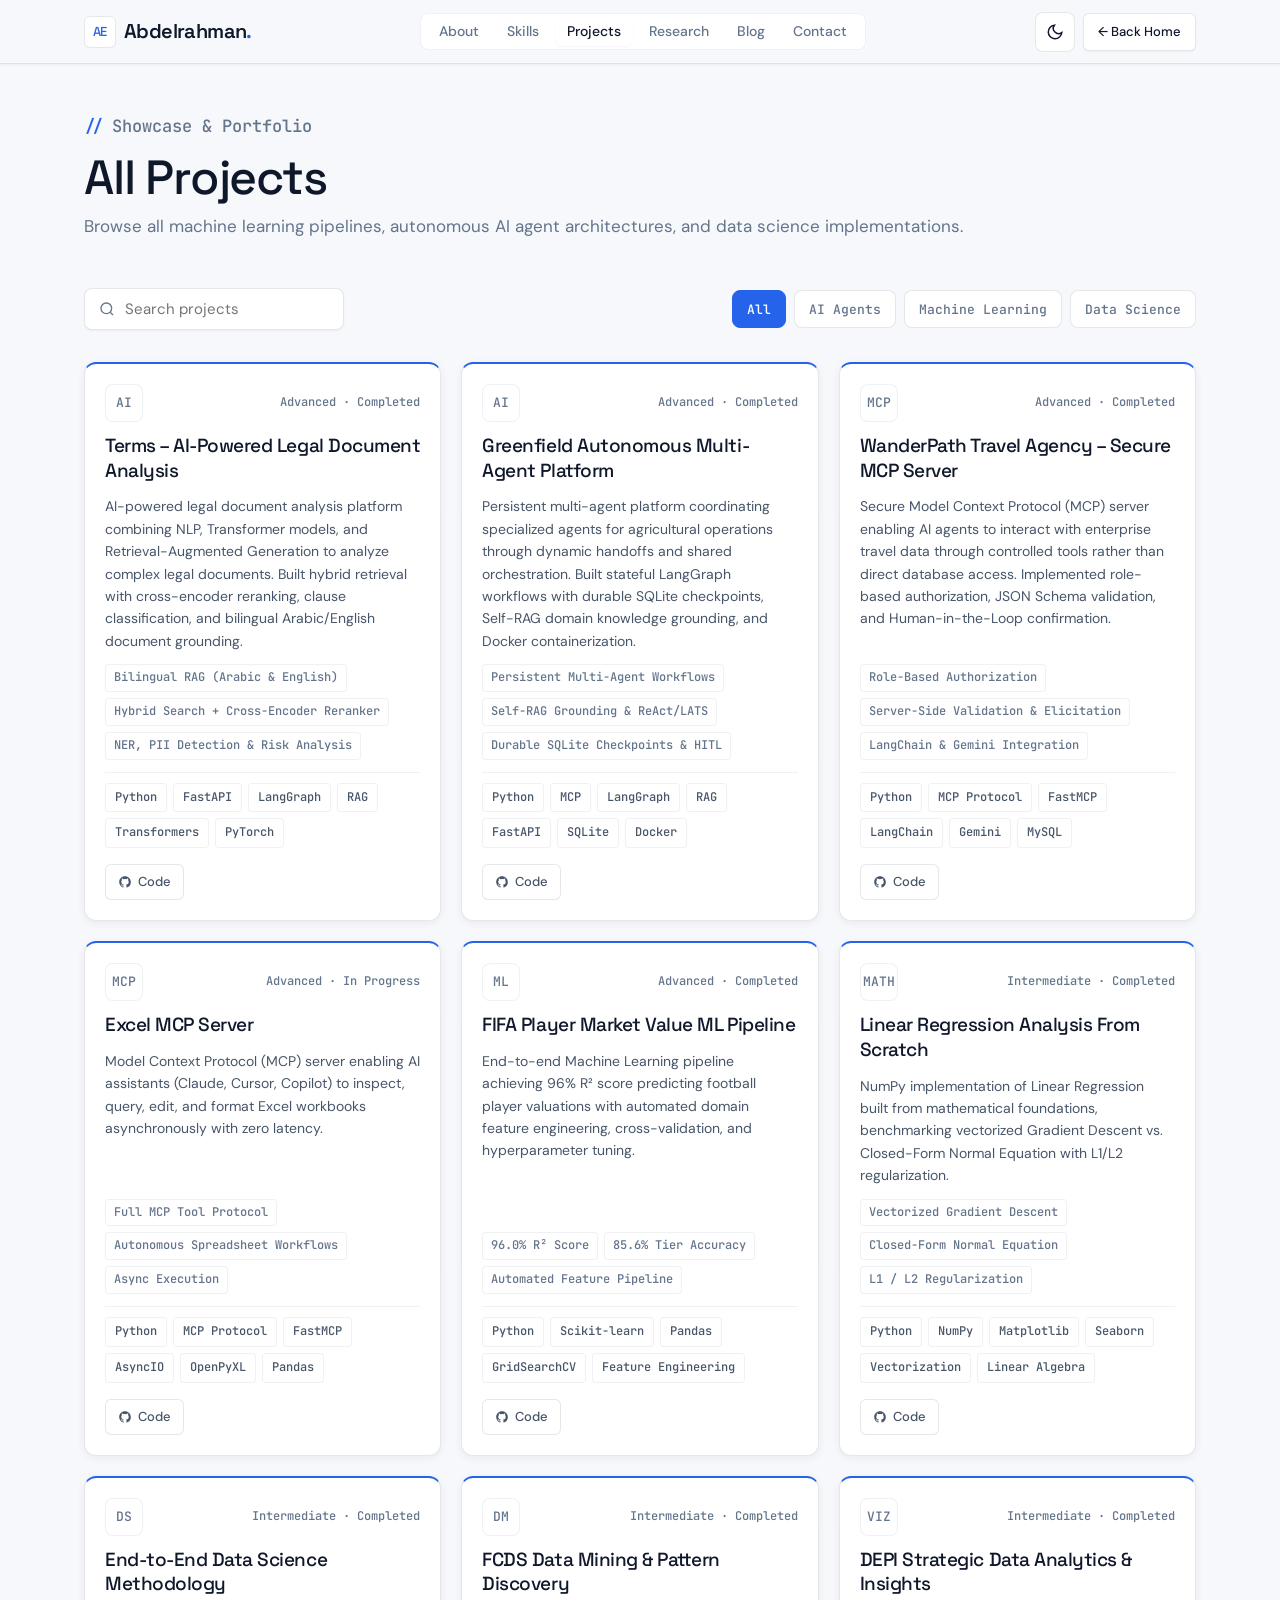
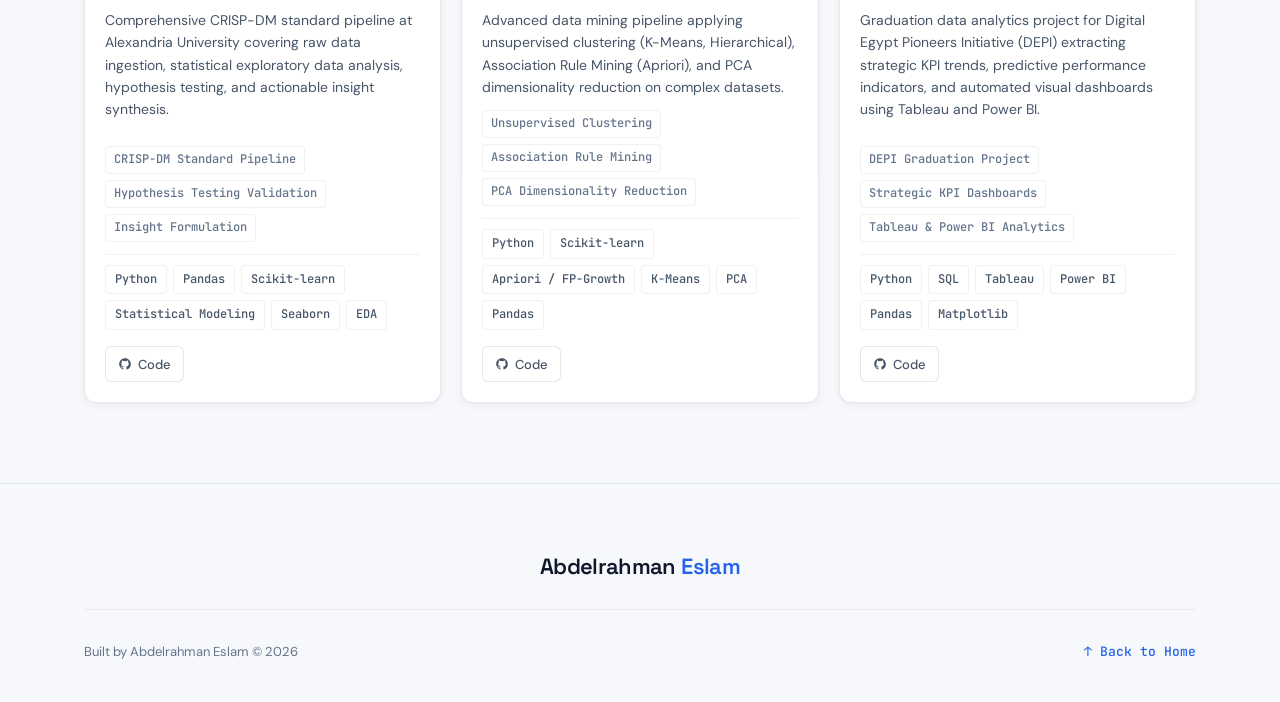
<file: projects/index.html>
<!DOCTYPE html>
<html lang="en">
  <head>
    <meta charset="UTF-8" />
    <meta name="viewport" content="width=device-width, initial-scale=1.0" />
    <link
      rel="icon"
      href="data:image/svg+xml,%3Csvg xmlns='http://www.w3.org/2000/svg' viewBox='0 0 32 32'%3E%3Crect width='32' height='32' rx='8' fill='%232563EB'/%3E%3Ctext x='16' y='22' font-family='ui-monospace,monospace' font-size='16' font-weight='bold' fill='%23FFFFFF' text-anchor='middle'%3EAE%3C/text%3E%3C/svg%3E"
    />
    <meta
      name="description"
      content="Explore all projects by Abdelrahman Eslam: AI agents, LLM applications, machine learning pipelines, and data analytics systems."
    />
    <meta name="author" content="Abdelrahman Eslam Omar" />
    <meta name="robots" content="index, follow" />
    <link rel="canonical" href="https://ai-0o0.vercel.app/projects/index.html" />
    <link
      rel="alternate"
      hreflang="x-default"
      href="https://ai-0o0.vercel.app/projects/index.html"
    />
    <link
      rel="alternate"
      href="https://ai-0o0.vercel.app/projects/index.html"
      hreflang="en"
    />
    <meta property="og:title" content="All Projects | Abdelrahman Eslam" />
    <meta
      property="og:description"
      content="Explore all projects by Abdelrahman Eslam: AI agents, LLM applications, machine learning pipelines, and data analytics systems."
    />
    <meta property="og:type" content="website" />
    <meta property="og:url" content="https://ai-0o0.vercel.app/projects/index.html" />
    <meta property="og:site_name" content="Abdelrahman Eslam" />
    <meta property="og:locale" content="en_US" />
    <meta
      property="og:image"
      content="https://ai-0o0.vercel.app/img/og-img.png"
    />
    <meta property="og:image:alt" content="Abdelrahman Eslam — Portfolio Projects" />
    <meta property="og:image:type" content="image/png" />
    <meta name="twitter:card" content="summary_large_image" />
    <meta name="twitter:title" content="All Projects | Abdelrahman Eslam" />
    <meta
      name="twitter:description"
      content="Explore all projects by Abdelrahman Eslam: AI agents, LLM applications, machine learning pipelines, and data analytics systems."
    />
    <meta
      name="twitter:image"
      content="https://ai-0o0.vercel.app/img/og-img.png"
    />
    <meta
      name="twitter:url"
      content="https://ai-0o0.vercel.app/projects/index.html"
    />
    <title>All Projects | Abdelrahman Eslam</title>
    <script type="application/ld+json">
      {
        "@context": "https://schema.org",
        "@type": "CollectionPage",
        "name": "All Projects | Abdelrahman Eslam",
        "url": "https://ai-0o0.vercel.app/projects/index.html",
        "inLanguage": "en",
        "about": ["AI Agents", "Machine Learning", "Data Science", "LLMs"]
      }
    </script>
    <link rel="preconnect" href="https://fonts.googleapis.com" />
    <link rel="preconnect" href="https://fonts.gstatic.com" crossorigin />
    <link
      href="https://fonts.googleapis.com/css2?family=DM+Sans:ital,opsz,wght@0,9..40,100..1000;1,9..40,100..1000&family=JetBrains+Mono:ital,wght@0,100..800;1,100..800&family=Space+Grotesk:wght@300..700&display=swap"
      rel="stylesheet"
    />
    <link rel="stylesheet" href="../style.css" />
  </head>
  <body>
    <!-- Navigation Header -->
    <header>
      <nav id="nav" class="scrolled">
        <div class="nav-inner">
          <a href="../index.html#hero" class="nav-logo" aria-label="Abdelrahman Eslam Homepage">
            <div class="nav-logo-monogram" aria-hidden="true">AE</div>
            <span>Abdelrahman<span class="dot">.</span></span>
          </a>

          <ul class="nav-links">
            <li><a href="../index.html#about">About</a></li>
            <li><a href="../index.html#skills">Skills</a></li>
            <li><a href="../index.html#projects" class="active">Projects</a></li>
            <li><a href="../index.html#research">Research</a></li>
            <li><a href="../blog/index.html">Blog</a></li>
            <li><a href="../index.html#contact">Contact</a></li>
          </ul>

          <div class="nav-right">
            <button id="theme-btn" aria-label="Toggle dark and light mode">
              <svg id="theme-icon-sun" class="hidden" viewBox="0 0 24 24" fill="none" stroke="currentColor" stroke-width="2" width="18" height="18" aria-hidden="true">
                <circle cx="12" cy="12" r="5"></circle>
                <line x1="12" y1="1" x2="12" y2="3"></line>
                <line x1="12" y1="21" x2="12" y2="23"></line>
                <line x1="4.22" y1="4.22" x2="5.64" y2="5.64"></line>
                <line x1="18.36" y1="18.36" x2="19.78" y2="19.78"></line>
                <line x1="1" y1="12" x2="3" y2="12"></line>
                <line x1="21" y1="12" x2="23" y2="12"></line>
                <line x1="4.22" y1="19.78" x2="5.64" y2="18.36"></line>
                <line x1="18.36" y1="5.64" x2="19.78" y2="4.22"></line>
              </svg>
              <svg id="theme-icon-moon" viewBox="0 0 24 24" fill="none" stroke="currentColor" stroke-width="2" width="18" height="18" aria-hidden="true">
                <path d="M21 12.79A9 9 0 1 1 11.21 3 7 7 0 0 0 21 12.79z"></path>
              </svg>
            </button>
            <a href="../index.html#projects" class="btn btn-outline btn-sm">← Back Home</a>
          </div>
        </div>
      </nav>
    </header>

    <main class="projects-page blogs-page">
      <div class="container">
        <header class="blogs-page-head">
          <p class="section-label">Showcase &amp; Portfolio</p>
          <h1>All Projects</h1>
          <p>
            Browse all machine learning pipelines, autonomous AI agent architectures, and data science implementations.
          </p>
        </header>

        <div class="projects-controls">
          <div class="search-box">
            <svg
              viewBox="0 0 24 24"
              fill="none"
              stroke="currentColor"
              stroke-width="2"
              aria-hidden="true"
            >
              <circle cx="11" cy="11" r="8" />
              <line x1="21" y1="21" x2="16.65" y2="16.65" />
            </svg>
            <input
              type="text"
              id="project-search"
              placeholder="Search projects"
              aria-label="Search projects"
              oninput="filterProjects()"
            />
          </div>

          <div class="filter-pills" id="project-filters" role="tablist">
            <button
              class="filter-pill active"
              data-cat="All"
              onclick="setProjectFilter(this)"
              role="tab"
              aria-selected="true"
            >
              All
            </button>
            <button
              class="filter-pill"
              data-cat="AI Agents"
              onclick="setProjectFilter(this)"
              role="tab"
              aria-selected="false"
            >
              AI Agents
            </button>
            <button
              class="filter-pill"
              data-cat="Machine Learning"
              onclick="setProjectFilter(this)"
              role="tab"
              aria-selected="false"
            >
              Machine Learning
            </button>
            <button
              class="filter-pill"
              data-cat="Data Science"
              onclick="setProjectFilter(this)"
              role="tab"
              aria-selected="false"
            >
              Data Science
            </button>
          </div>
        </div>

        <!-- Dynamic Projects Grid -->
        <div class="projects-grid" id="projects-grid"></div>
      </div>
    </main>

    <footer>
      <div class="container">
        <div class="footer-inner">
          <a href="../index.html#hero" class="footer-logo">Abdelrahman <span>Eslam</span></a>
          <div class="footer-bottom">
            <span>Built by Abdelrahman Eslam &copy; <span id="year"></span></span>
            <a href="../index.html#hero" class="back-top">↑ Back to Home</a>
          </div>
        </div>
      </div>
    </footer>

    <script src="projects.js"></script>
  </body>
</html>
</file>
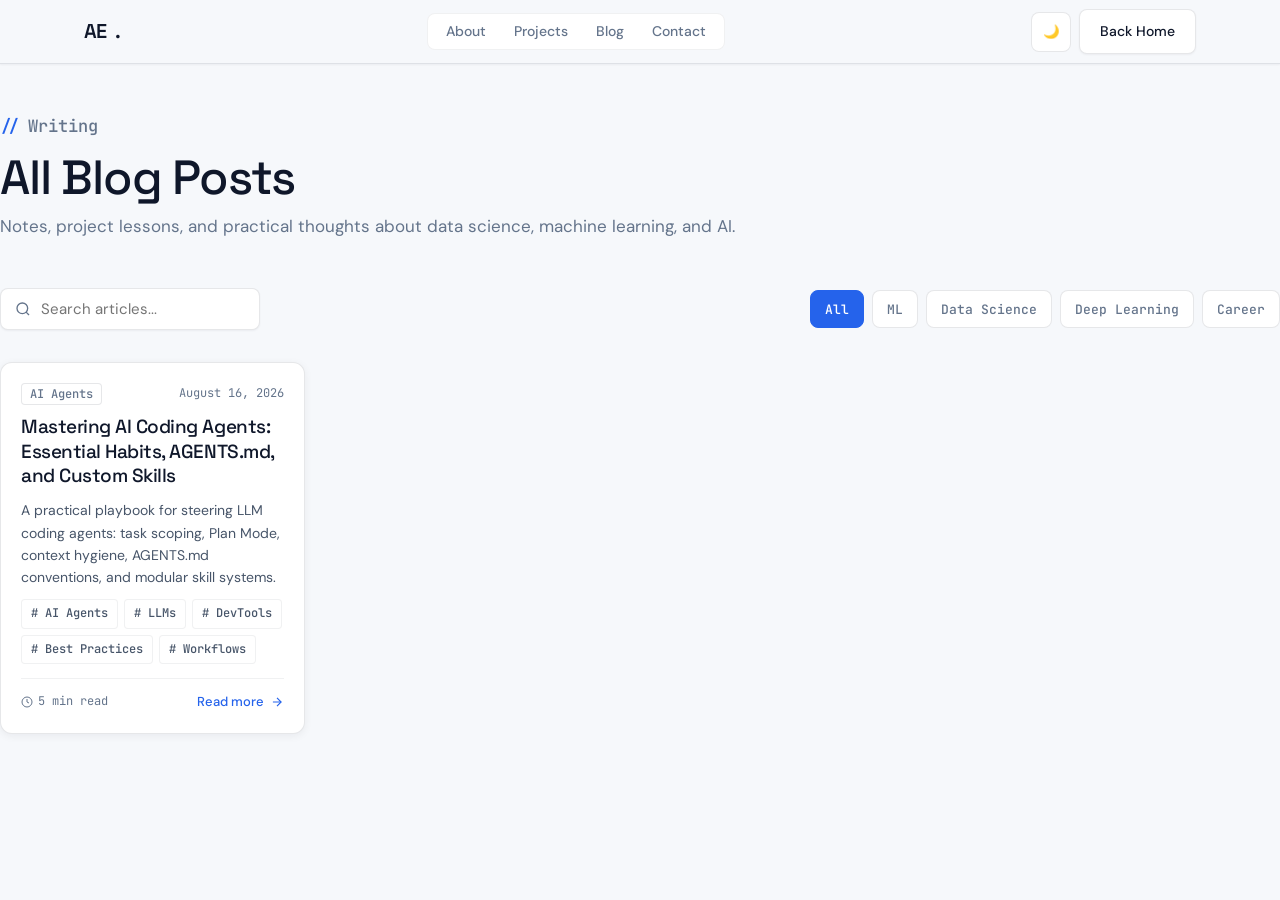
<file: blogs.html>
<!DOCTYPE html>
<html lang="en">
  <head>
    <meta charset="UTF-8" />
    <meta name="viewport" content="width=device-width, initial-scale=1.0" />
    <meta
      name="description"
      content="All blog posts by Abdelrahman Eslam about machine learning, data science, and AI."
    />
    <meta name="author" content="Abdelrahman Eslam Omar" />
    <meta name="robots" content="index, follow" />
    <link rel="canonical" href="https://abdelrahman.is-a.dev/blogs.html" />
    <link
      rel="alternate"
      hreflang="x-default"
      href="https://abdelrahman.is-a.dev/blogs.html"
    />
    <link
      rel="alternate"
      href="https://ai-0o0.vercel.app/blogs.html"
      hreflang="en"
    />
    <meta property="og:title" content="All Blog Posts | Abdelrahman Eslam" />
    <meta
      property="og:description"
      content="All blog posts by Abdelrahman Eslam about machine learning, data science, and AI."
    />
    <meta property="og:type" content="website" />
    <meta property="og:url" content="https://abdelrahman.is-a.dev/blogs.html" />
    <meta property="og:site_name" content="Abdelrahman Eslam" />
    <meta property="og:locale" content="en_US" />
    <meta
      property="og:image"
      content="https://abdelrahman.is-a.dev/og-img.png"
    />
    <meta property="og:image:alt" content="Abdelrahman Eslam — Blog Posts" />
    <meta property="og:image:type" content="image/png" />
    <meta name="twitter:card" content="summary_large_image" />
    <meta name="twitter:title" content="All Blog Posts | Abdelrahman Eslam" />
    <meta
      name="twitter:description"
      content="All blog posts by Abdelrahman Eslam about machine learning, data science, and AI."
    />
    <meta
      name="twitter:image"
      content="https://abdelrahman.is-a.dev/og-img.png"
    />
    <meta
      name="twitter:url"
      content="https://abdelrahman.is-a.dev/blogs.html"
    />
    <title>All Blog Posts | Abdelrahman Eslam</title>
    <script type="application/ld+json">
      {
        "@context": "https://schema.org",
        "@type": "CollectionPage",
        "name": "All Blog Posts | Abdelrahman Eslam",
        "url": "https://abdelrahman.is-a.dev/blogs.html",
        "inLanguage": "en",
        "about": ["Machine Learning", "Data Science", "AI"]
      }
    </script>
    <link rel="preconnect" href="https://fonts.googleapis.com" />
    <link rel="preconnect" href="https://fonts.gstatic.com" crossorigin />
    <link
      href="https://fonts.googleapis.com/css2?family=Sora:wght@300;400;500;600;700;800&family=JetBrains+Mono:wght@400;500&display=swap"
      rel="stylesheet"
    />
    <link rel="stylesheet" href="style.css" />
  </head>
  <body>
    <nav id="nav" class="scrolled">
      <div class="nav-inner">
        <a href="index.html#hero" class="nav-logo">AE<span>.</span></a>
        <ul class="nav-links">
          <li><a href="index.html#about">About</a></li>
          <li><a href="index.html#projects">Projects</a></li>
          <li><a href="index.html#blog">Blog</a></li>
          <li><a href="index.html#contact">Contact</a></li>
        </ul>
        <div class="nav-right">
          <button id="theme-btn" aria-label="Toggle dark mode">🌙</button>
          <a href="index.html#blog" class="btn btn-outline">Back Home</a>
        </div>
      </div>
    </nav>

    <main class="blogs-page">
      <header class="blogs-page-head">
        <p class="section-label">Writing</p>
        <h1>All Blog Posts</h1>
        <p>
          Notes, project lessons, and practical thoughts about data science,
          machine learning, and AI.
        </p>
      </header>

      <div class="projects-controls">
        <div class="search-box">
          <svg
            viewBox="0 0 24 24"
            fill="none"
            stroke="currentColor"
            stroke-width="2"
          >
            <circle cx="11" cy="11" r="8" />
            <path d="m21 21-4.35-4.35" />
          </svg>
          <input
            type="search"
            id="blog-search"
            placeholder="Search articles..."
            oninput="filterBlogs()"
          />
        </div>
        <div class="filter-pills" id="blog-filters">
          <button
            class="filter-pill active"
            data-cat="All"
            onclick="setBlogFilter(this)"
          >
            All
          </button>
          <button
            class="filter-pill"
            data-cat="Machine Learning"
            onclick="setBlogFilter(this)"
          >
            ML
          </button>
          <button
            class="filter-pill"
            data-cat="Data Science"
            onclick="setBlogFilter(this)"
          >
            Data Science
          </button>
          <button
            class="filter-pill"
            data-cat="Deep Learning"
            onclick="setBlogFilter(this)"
          >
            Deep Learning
          </button>
          <button
            class="filter-pill"
            data-cat="Career"
            onclick="setBlogFilter(this)"
          >
            Career
          </button>
        </div>
      </div>

      <div class="blog-grid" id="blog-grid"></div>
    </main>

    <script src="blogs.js"></script>
  </body>
</html>
</file>
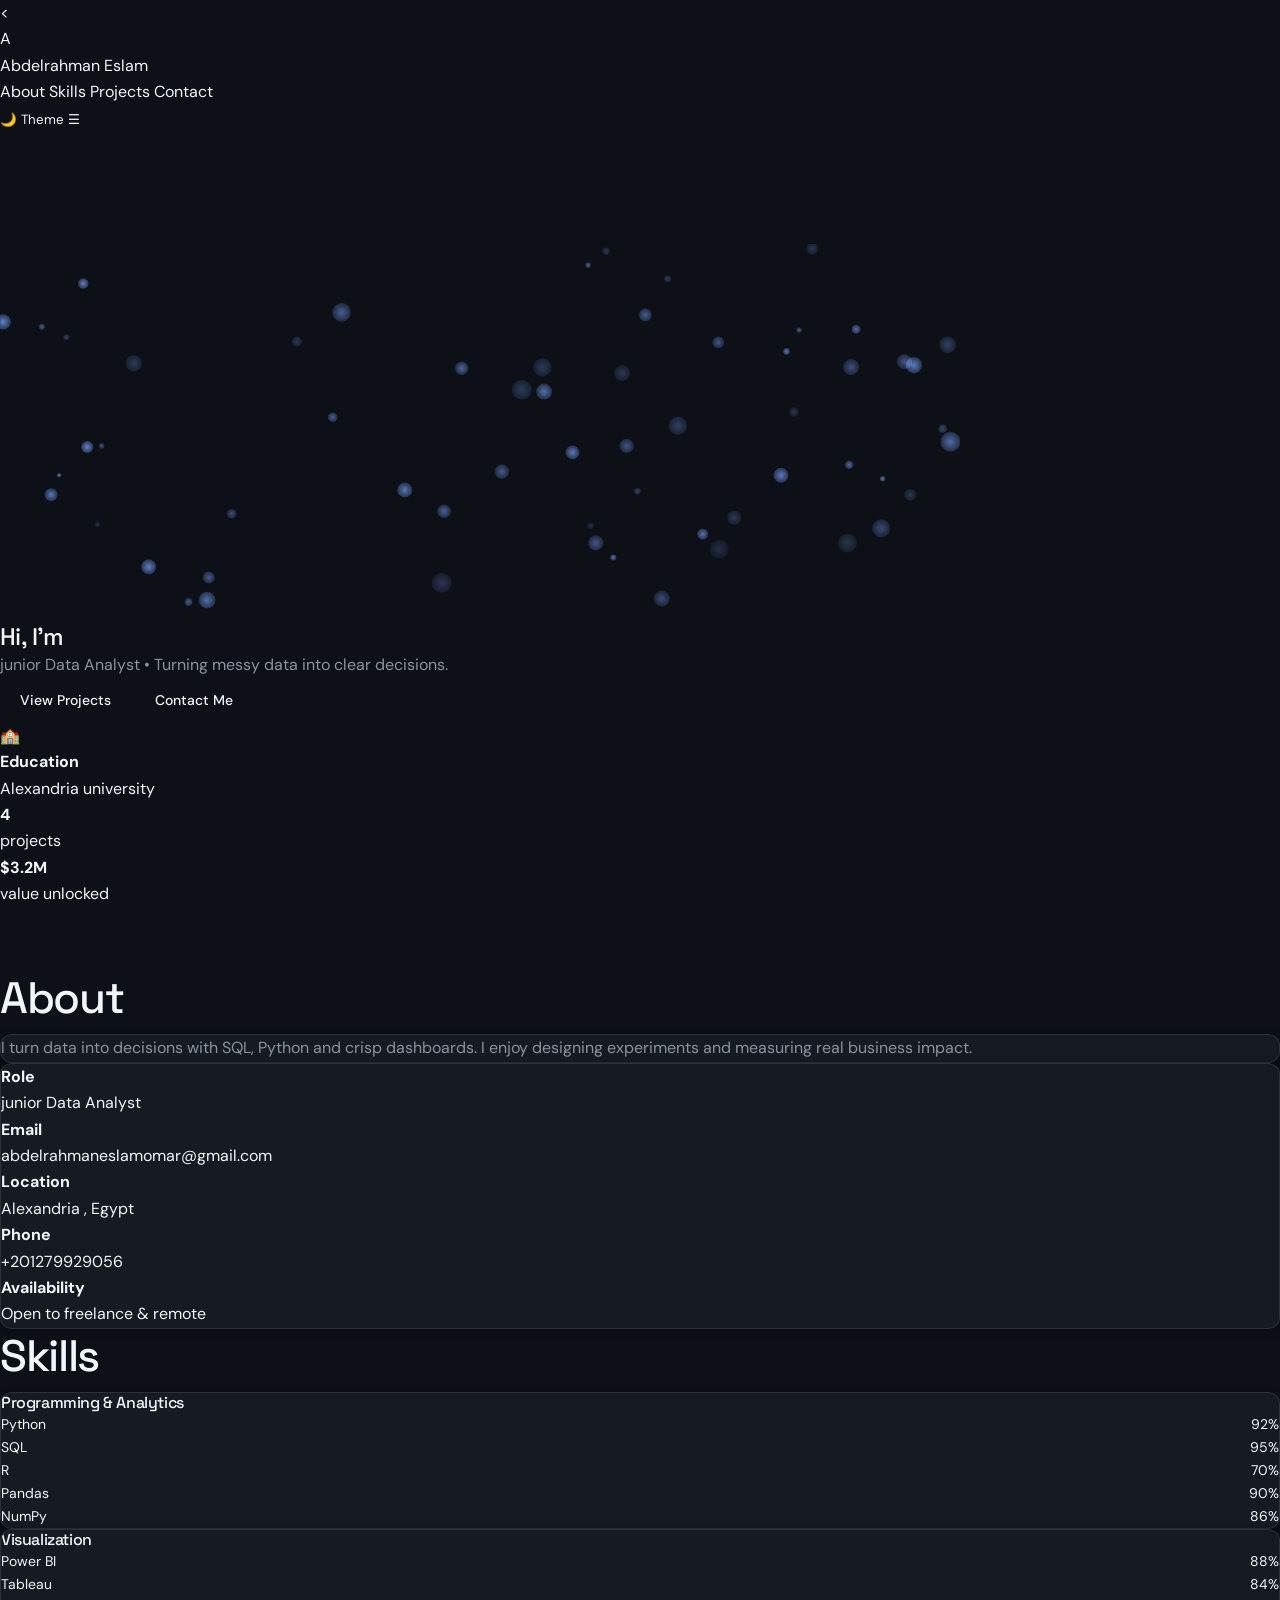
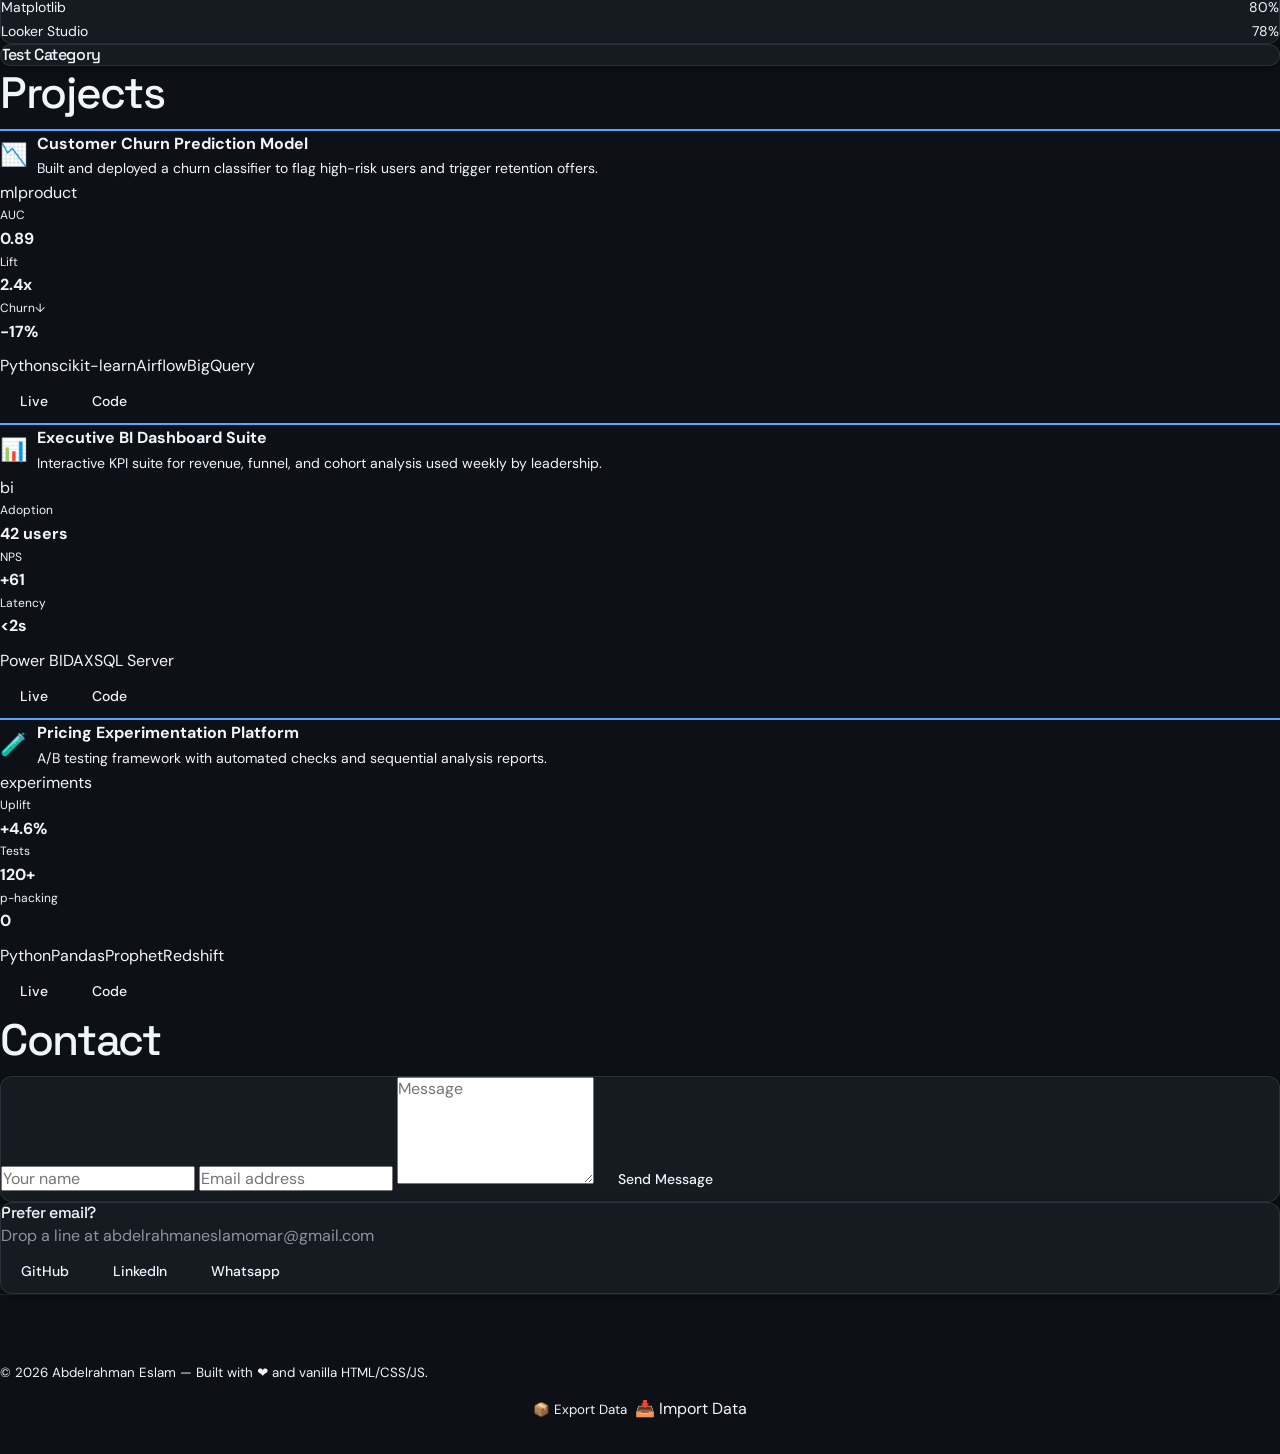
<file: inex.html>
<!DOCTYPE html>
<html lang="en">
  <head></head>
  <body data-theme="dark" style="--my: NaN%; --mx: 99.87789987789988%">
    &lt;

    <meta charset="UTF-8" />
    <meta name="viewport" content="width=device-width, initial-scale=1.0" />
    <title>Abdelrahman — Data Analyst</title>
    <link rel="stylesheet" href="style.css" />
    <!-- Scroll progress -->
    <div class="scroll-progress" id="scrollProgress" style="width: 100%"></div>

    <!-- Loader -->

    <!-- Parallax/Particle canvas lives in hero -->

    <header>
      <nav class="nav">
        <div class="brand">
          <div class="logo">A</div>
          <span id="brandName">Abdelrahman Eslam</span>
        </div>
        <div class="menu" id="menu">
          <a href="#about">About</a>
          <a href="#skills">Skills</a>
          <a href="#projects">Projects</a>
          <a href="#contact">Contact</a>
        </div>
        <div class="actions">
          <button
            id="themeToggle"
            class="icon-btn"
            aria-label="Toggle dark mode"
          >
            🌙 Theme
          </button>
          <button id="burger" class="icon-btn burger" aria-label="Open menu">
            ☰
          </button>
        </div>
      </nav>
      <div
        class="mobile-menu ai-style-change-1"
        id="mobileMenu"
        style="display: none"
      >
        <a href="#about" class="ai-style-change-1">About</a>
        <a href="#skills" class="ai-style-change-2">Skills</a>
        <a href="#projects" class="ai-style-change-3">Projects</a>
        <a href="#contact" class="ai-style-change-4">Contact</a>
      </div>
    </header>

    <main>
      <section class="hero" id="hero">
        <canvas
          id="particles"
          aria-hidden="true"
          width="960"
          height="370"
        ></canvas>
        <div
          class="float-shape shape-a"
          data-parallax="8"
          style="transform: translateY(0px)"
        ></div>
        <div
          class="float-shape shape-b"
          data-parallax="-6"
          style="transform: translateY(0px)"
        ></div>

        <div class="left">
          <h1 class="title" id="heroTitle">
            Hi, I’m
            <span
              style="
                background: linear-gradient(
                  90deg,
                  var(--primary),
                  var(--accent)
                );
                -webkit-background-clip: text;
                background-clip: text;
                color: transparent;
              "
              >Abdelrahman Eslam</span
            >
          </h1>
          <p class="subtitle" id="heroSubtitle">
            junior Data Analyst • Turning messy data into clear decisions.
          </p>
          <div class="cta">
            <a class="btn primary" href="#projects">View Projects</a>
            <a class="btn" href="#contact">Contact Me</a>
          </div>
        </div>

        <aside class="hero-card" id="heroCard">
          <div class="stat">
            <span>🏫</span>
            <div>
              <b id="Education">Education</b>
              <div class="muted">Alexandria university</div>
            </div>
          </div>
          <div class="stat">
          <div class="stat">
            <div>
              <b id="projectsCount">4</b>
              <div class="muted">projects</div>
            </div>
          </div>
          <div class="stat">
            <div>
              <b id="impactMetric">$3.2M</b>
              <div class="muted">value unlocked</div>
            </div>
          </div>
        </aside>
      </section>

      <section id="about">
        <h3 class="section-title">About</h3>
        <div class="about">
          <article class="card">
            <p id="aboutText">
              I turn data into decisions with SQL, Python and crisp dashboards.
              I enjoy designing experiments and measuring real business impact.
            </p>
          </article>
          <aside class="card">
            <div class="info-list" id="infoList">
              <div>
                <b>Role</b><br /><span style="color: var(--muted)"
                  >junior Data Analyst</span
                >
              </div>
              <div>
                <b>Email</b><br /><span style="color: var(--muted)"
                  >abdelrahmaneslamomar@gmail.com</span
                >
              </div>
              <div>
                <b>Location</b><br /><span style="color: var(--muted)"
                  >Alexandria , Egypt</span
                >
              </div>
              <div>
                <b>Phone</b><br /><span style="color: var(--muted)"
                  >+20 111 222 3333</span
                >
              </div>
              <div>
                <b>Availability</b><br /><span style="color: var(--muted)"
                  >Open to freelance &amp; remote</span
                >
              </div>
            </div>
          </aside>
        </div>
      </section>

      <section id="skills">
        <h3 class="section-title">Skills</h3>
        <div class="grid skills" id="skillsGrid">
          <div class="card skill-cat" tabindex="0">
            <h4>Programming &amp; Analytics</h4>

            <div class="skill">
              <div
                style="
                  display: flex;
                  justify-content: space-between;
                  font-size: 14px;
                "
              >
                <span>Python</span>
                <span>92%</span>
              </div>
              <div class="bar">
                <span style="width: 92%" data-target="92"></span>
              </div>
            </div>

            <div class="skill">
              <div
                style="
                  display: flex;
                  justify-content: space-between;
                  font-size: 14px;
                "
              >
                <span>SQL</span>
                <span>95%</span>
              </div>
              <div class="bar">
                <span style="width: 95%" data-target="95"></span>
              </div>
            </div>

            <div class="skill">
              <div
                style="
                  display: flex;
                  justify-content: space-between;
                  font-size: 14px;
                "
              >
                <span>R</span>
                <span>70%</span>
              </div>
              <div class="bar">
                <span style="width: 70%" data-target="70"></span>
              </div>
            </div>

            <div class="skill">
              <div
                style="
                  display: flex;
                  justify-content: space-between;
                  font-size: 14px;
                "
              >
                <span>Pandas</span>
                <span>90%</span>
              </div>
              <div class="bar">
                <span style="width: 90%" data-target="90"></span>
              </div>
            </div>

            <div class="skill">
              <div
                style="
                  display: flex;
                  justify-content: space-between;
                  font-size: 14px;
                "
              >
                <span>NumPy</span>
                <span>86%</span>
              </div>
              <div class="bar">
                <span style="width: 86%" data-target="86"></span>
              </div>
            </div>
          </div>
          <div class="card skill-cat" tabindex="0">
            <h4>Visualization</h4>

            <div class="skill">
              <div
                style="
                  display: flex;
                  justify-content: space-between;
                  font-size: 14px;
                "
              >
                <span>Power BI</span>
                <span>88%</span>
              </div>
              <div class="bar">
                <span style="width: 88%" data-target="88"></span>
              </div>
            </div>

            <div class="skill">
              <div
                style="
                  display: flex;
                  justify-content: space-between;
                  font-size: 14px;
                "
              >
                <span>Tableau</span>
                <span>84%</span>
              </div>
              <div class="bar">
                <span style="width: 84%" data-target="84"></span>
              </div>
            </div>

            <div class="skill">
              <div
                style="
                  display: flex;
                  justify-content: space-between;
                  font-size: 14px;
                "
              >
                <span>Matplotlib</span>
                <span>80%</span>
              </div>
              <div class="bar">
                <span style="width: 80%" data-target="80"></span>
              </div>
            </div>

            <div class="skill">
              <div
                style="
                  display: flex;
                  justify-content: space-between;
                  font-size: 14px;
                "
              >
                <span>Looker Studio</span>
                <span>78%</span>
              </div>
              <div class="bar">
                <span style="width: 78%" data-target="78"></span>
              </div>
            </div>
          </div>
          <div class="card skill-cat" tabindex="0">
            <h4>Data Engineering</h4>

            <div class="skill">
              <div
                style="
                  display: flex;
                  justify-content: space-between;
                  font-size: 14px;
                "
              >
                <span>ETL / Airflow</span>
                <span>74%</span>
              </div>
              <div class="bar">
                <span style="width: 74%" data-target="74"></span>
              </div>
            </div>

            <div class="skill">
              <div
                style="
                  display: flex;
                  justify-content: space-between;
                  font-size: 14px;
                "
              >
                <span>DBT</span>
                <span>72%</span>
              </div>
              <div class="bar">
                <span style="width: 72%" data-target="72"></span>
              </div>
            </div>

            <div class="skill">
              <div
                style="
                  display: flex;
                  justify-content: space-between;
                  font-size: 14px;
                "
              >
                <span>BigQuery</span>
                <span>76%</span>
              </div>
              <div class="bar">
                <span style="width: 76%" data-target="76"></span>
              </div>
            </div>

            <div class="skill">
              <div
                style="
                  display: flex;
                  justify-content: space-between;
                  font-size: 14px;
                "
              >
                <span>Snowflake</span>
                <span>70%</span>
              </div>
              <div class="bar">
                <span style="width: 70%" data-target="70"></span>
              </div>
            </div>
          </div>
          <div class="card skill-cat" tabindex="0">
            <h4>Test Category</h4>
          </div>
        </div>
      </section>

      <section id="projects">
        <h3 class="section-title">Projects</h3>
        <div class="grid projects" id="projectsGrid">
          <article class="project-card" tabindex="0">
            <div class="project-top">
              <div style="display: flex; align-items: center; gap: 10px">
                <div style="font-size: 22px">📉</div>
                <div>
                  <b>Customer Churn Prediction Model</b>
                  <div style="color: var(--muted); font-size: 14px">
                    Built and deployed a churn classifier to flag high-risk
                    users and trigger retention offers.
                  </div>
                </div>
              </div>
              <div class="chips">
                <span class="chip">ml</span><span class="chip">product</span>
              </div>
            </div>
            <div class="metrics">
              <div class="metric">
                <div style="font-size: 12px; color: var(--muted)">AUC</div>
                <div style="font-weight: 700">0.89</div>
              </div>
              <div class="metric">
                <div style="font-size: 12px; color: var(--muted)">Lift</div>
                <div style="font-weight: 700">2.4x</div>
              </div>
              <div class="metric">
                <div style="font-size: 12px; color: var(--muted)">Churn↓</div>
                <div style="font-weight: 700">-17%</div>
              </div>
            </div>
            <div class="chips" style="margin-top: 8px">
              <span class="chip">Python</span
              ><span class="chip">scikit-learn</span
              ><span class="chip">Airflow</span
              ><span class="chip">BigQuery</span>
            </div>
            <div class="links">
              <a class="btn" href="#" target="_blank">Live</a>
              <a class="btn" href="#" target="_blank">Code</a>
            </div>
          </article>

          <article class="project-card" tabindex="0">
            <div class="project-top">
              <div style="display: flex; align-items: center; gap: 10px">
                <div style="font-size: 22px">📊</div>
                <div>
                  <b>Executive BI Dashboard Suite</b>
                  <div style="color: var(--muted); font-size: 14px">
                    Interactive KPI suite for revenue, funnel, and cohort
                    analysis used weekly by leadership.
                  </div>
                </div>
              </div>
              <div class="chips"><span class="chip">bi</span></div>
            </div>
            <div class="metrics">
              <div class="metric">
                <div style="font-size: 12px; color: var(--muted)">Adoption</div>
                <div style="font-weight: 700">42 users</div>
              </div>
              <div class="metric">
                <div style="font-size: 12px; color: var(--muted)">NPS</div>
                <div style="font-weight: 700">+61</div>
              </div>
              <div class="metric">
                <div style="font-size: 12px; color: var(--muted)">Latency</div>
                <div style="font-weight: 700">&lt;2s</div>
              </div>
            </div>
            <div class="chips" style="margin-top: 8px">
              <span class="chip">Power BI</span><span class="chip">DAX</span
              ><span class="chip">SQL Server</span>
            </div>
            <div class="links">
              <a class="btn" href="#" target="_blank">Live</a>
              <a class="btn" href="#" target="_blank">Code</a>
            </div>
          </article>

          <article class="project-card" tabindex="0">
            <div class="project-top">
              <div style="display: flex; align-items: center; gap: 10px">
                <div style="font-size: 22px">🧪</div>
                <div>
                  <b>Pricing Experimentation Platform</b>
                  <div style="color: var(--muted); font-size: 14px">
                    A/B testing framework with automated checks and sequential
                    analysis reports.
                  </div>
                </div>
              </div>
              <div class="chips"><span class="chip">experiments</span></div>
            </div>
            <div class="metrics">
              <div class="metric">
                <div style="font-size: 12px; color: var(--muted)">Uplift</div>
                <div style="font-weight: 700">+4.6%</div>
              </div>
              <div class="metric">
                <div style="font-size: 12px; color: var(--muted)">Tests</div>
                <div style="font-weight: 700">120+</div>
              </div>
              <div class="metric">
                <div style="font-size: 12px; color: var(--muted)">
                  p-hacking
                </div>
                <div style="font-weight: 700">0</div>
              </div>
            </div>
            <div class="chips" style="margin-top: 8px">
              <span class="chip">Python</span><span class="chip">Pandas</span
              ><span class="chip">Prophet</span
              ><span class="chip">Redshift</span>
            </div>
            <div class="links">
              <a class="btn" href="#" target="_blank">Live</a>
              <a class="btn" href="#" target="_blank">Code</a>
            </div>
          </article>
        </div>
      </section>

      <section id="contact">
        <h3 class="section-title">Contact</h3>
        <div class="grid" style="grid-template-columns: 1.1fr 1fr">
          <form class="card" id="contactForm" novalidate>
  <input type="text" id="name" placeholder="Your name" required>
  <input type="email" id="email" placeholder="Email address" required>
  <textarea id="message" rows="5" placeholder="Message" required></textarea>
  <button class="btn primary" type="submit">Send Message</button>
  <div class="success-badge" id="formSuccess" style="display:none;">
    Thanks! I’ll reply within 1–2 business days.
  </div>
</form>

<script src="script.js"> </script>

          <aside class="card">
            <h4>Prefer email?</h4>
            <p>
              Drop a line at
              <a
                id="emailLink"
                href="mailto:abdelrahmaneslamomar@gmail.com"
                class="ai-style-change-1"
                >abdelrahmaneslamomar@gmail.com</a
              >
            </p>
            <div class="links">
              <a class="btn" href="#" aria-label="GitHub">GitHub</a>
              <a class="btn" href="#" aria-label="LinkedIn">LinkedIn</a>
              <a class="btn" href="#" aria-label="Whatsapp">Whatsapp</a>
            </div>
          </aside>
        </div>
      </section>

      <footer>
        <small
          >© <span id="year">2025</span>
          <span id="footerName">Abdelrahman Eslam</span> — Built with ❤️ and
          vanilla HTML/CSS/JS.</small
        >
        <div
          style="
            margin-top: 10px;
            display: flex;
            gap: 8px;
            justify-content: center;
            flex-wrap: wrap;
          "
        >
          <button class="icon-btn" id="exportBtn">📦 Export Data</button>
          <label class="icon-btn" for="importFile" style="cursor: pointer"
            >📥 Import Data</label
          >
          <input
            type="file"
            id="importFile"
            accept="application/json"
            style="display: none"
          />
        </div>
      </footer>
    </main>

    <script>
      /*********************
       * Data & State
       *********************/
      const state = {
        personal: {
          name: "Abdelrahman Eslam",
          title: "junior Data Analyst",
          email: "abdelrahmaneslamomar@gmail.com",
          location: "Alexandria , Egypt",
          phone: "+201279929056",
          availability: "Open to freelance & remote",
          about:
            "I turn data into decisions with SQL, Python and crisp dashboards. I enjoy designing experiments and measuring real business impact.",
          metrics: {},
          links: { github: "#", linkedin: "#" },
        },
        skills: {
          "Programming & Analytics": [
            { name: "Python", level: 92 },
            { name: "SQL", level: 95 },
            { name: "R", level: 70 },
            { name: "Pandas", level: 90 },
            { name: "NumPy", level: 86 },
          ],
          Visualization: [
            { name: "Power BI", level: 88 },
            { name: "Tableau", level: 84 },
            { name: "Matplotlib", level: 80 },
            { name: "Looker Studio", level: 78 },
          ],
        },
        projects: [
          {
            title: "Customer Churn Prediction Model",
            description:
              "Built and deployed a churn classifier to flag high-risk users and trigger retention offers.",
            icon: "📉",
            category: ["ml", "product"],
            metrics: [
              { label: "AUC", value: "0.89" },
              { label: "Lift", value: "2.4x" },
              { label: "Churn↓", value: "-17%" },
            ],
            technologies: ["Python", "scikit-learn", "Airflow", "BigQuery"],
            links: { demo: "#", github: "#" },
          },
          {
            title: "Executive BI Dashboard Suite",
            description:
              "Interactive KPI suite for revenue, funnel, and cohort analysis used weekly by leadership.",
            icon: "📊",
            category: ["bi"],
            metrics: [
              { label: "Adoption", value: "42 users" },
              { label: "NPS", value: "+61" },
              { label: "Latency", value: "<2s" },
            ],
            technologies: ["Power BI", "DAX", "SQL Server"],
            links: { demo: "#", github: "#" },
          },
          {
            title: "Pricing Experimentation Platform",
            description:
              "A/B testing framework with automated checks and sequential analysis reports.",
            icon: "🧪",
            category: ["experiments"],
            metrics: [
              { label: "Uplift", value: "+4.6%" },
              { label: "Tests", value: "120+" },
              { label: "p-hacking", value: "0" },
            ],
            technologies: ["Python", "Pandas", "Prophet", "Redshift"],
            links: { demo: "#", github: "#" },
          },
        ],
      };

      /*********************
       * DOM Helpers
       *********************/
      const $ = (sel, root = document) => root.querySelector(sel);
      const $$ = (sel, root = document) => [...root.querySelectorAll(sel)];

      function renderPersonal() {
        $("#brandName").textContent = state.personal.name;
        $(
          "#heroTitle"
        ).innerHTML = `Hi, I’m <span style="background: linear-gradient(90deg, var(--primary), var(--accent)); -webkit-background-clip: text; background-clip: text; color: transparent;">${state.personal.name}</span>`;
        $(
          "#heroSubtitle"
        ).textContent = `${state.personal.title} • Turning messy data into clear decisions.`;
        $("#aboutText").textContent = state.personal.about;
        $("#emailLink").href = `mailto:${state.personal.email}`;
        $("#emailLink").textContent = state.personal.email;
        $("#footerName").textContent = state.personal.name;

        const info = [
          ["Role", state.personal.title],
          ["Email", state.personal.email],
          ["Location", state.personal.location],
          ["Phone", state.personal.phone],
          ["Availability", state.personal.availability],
        ];
        const wrap = $("#infoList");
        wrap.innerHTML = info
          .map(
            ([k, v]) =>
              `<div><b>${k}</b><br><span style="color:var(--muted)">${v}</span></div>`
          )
          .join("");
      }

      function renderSkills() {
        const grid = $("#skillsGrid");
        grid.innerHTML = Object.entries(state.skills)
          .map(([cat, items]) => {
            return `<div class="card skill-cat" tabindex="0">
          <h4>${cat}</h4>
          ${items
            .map(
              (s) => `
            <div class="skill">
              <div style="display:flex; justify-content:space-between; font-size:14px;">
                <span>${s.name}</span>
                <span>${s.level}%</span>
              </div>
              <div class="bar"><span style="width:0" data-target="${s.level}"></span></div>
            </div>
          `
            )
            .join("")}
        </div>`;
          })
          .join("");
        setupProgressObservers();
      }

      function renderProjects() {
        const grid = $("#projectsGrid");
        grid.innerHTML = state.projects
          .map(
            (p) => `
        <article class="project-card" tabindex="0">
          <div class="project-top">
            <div style="display:flex; align-items:center; gap:10px;">
              <div style="font-size:22px">${p.icon || "📦"}</div>
              <div>
                <b>${p.title}</b>
                <div style="color:var(--muted); font-size:14px;">${
                  p.description
                }</div>
              </div>
            </div>
            <div class="chips">${(p.category || [])
              .map((c) => `<span class="chip">${c}</span>`)
              .join("")}</div>
          </div>
          <div class="metrics">
            ${(p.metrics || [])
              .map(
                (m) =>
                  `<div class="metric"><div style="font-size:12px; color:var(--muted)">${m.label}</div><div style="font-weight:700">${m.value}</div></div>`
              )
              .join("")}
          </div>
          <div class="chips" style="margin-top:8px;">${(p.technologies || [])
            .map((t) => `<span class="chip">${t}</span>`)
            .join("")}</div>
          <div class="links">
            ${
              p?.links?.demo
                ? `<a class="btn" href="${p.links.demo}" target="_blank">Live</a>`
                : ""
            }
            ${
              p?.links?.github
                ? `<a class="btn" href="${p.links.github}" target="_blank">Code</a>`
                : ""
            }
          </div>
        </article>
      `
          )
          .join("");
      }

      function renderAll() {
        renderPersonal();
        renderSkills();
        renderProjects();
      }

      /*********************
       * Progress bars on scroll
       *********************/
      let progressObserver;
      function setupProgressObservers() {
        if (progressObserver) progressObserver.disconnect();
        progressObserver = new IntersectionObserver(
          (entries) => {
            entries.forEach((entry) => {
              if (entry.isIntersecting) {
                $$(".bar > span", entry.target).forEach((span) => {
                  const target = +span.getAttribute("data-target");
                  requestAnimationFrame(() => {
                    span.style.width = target + "%";
                  });
                });
                progressObserver.unobserve(entry.target);
              }
            });
          },
          { threshold: 0.3 }
        );
        $$(".skill-cat").forEach((cat) => progressObserver.observe(cat));
      }

      /*********************
       * Theme (Dark/Light)
       *********************/
      const root = document.documentElement;
      const THEME_KEY = "portfolio-theme";
      function setTheme(mode) {
        document.body.setAttribute("data-theme", mode);
        localStorage.setItem(THEME_KEY, mode);
        $("#themeToggle").textContent =
          mode === "light" ? "☀️ Theme" : "🌙 Theme";
      }
      function initTheme() {
        const saved = localStorage.getItem(THEME_KEY);
        setTheme(saved || "dark");
      }

      /*********************
       * Mobile nav
       *********************/
      $("#burger").addEventListener("click", () => {
        const m = $("#mobileMenu");
        m.style.display = m.style.display === "flex" ? "none" : "flex";
      });
      $$("#mobileMenu a").forEach((a) =>
        a.addEventListener(
          "click",
          () => ($("#mobileMenu").style.display = "none")
        )
      );

      /*********************
       * Scroll progress & gradient motion
       *********************/
      window.addEventListener(
        "scroll",
        () => {
          const scrolled =
            document.documentElement.scrollTop || document.body.scrollTop;
          const height =
            document.documentElement.scrollHeight -
            document.documentElement.clientHeight;
          const p = (scrolled / height) * 100;
          $("#scrollProgress").style.width = p + "%";
          // Move gradient focus subtly with scroll
          document.body.style.setProperty("--my", 20 + p * 0.5 + "%");
        },
        { passive: true }
      );

      window.addEventListener(
        "mousemove",
        (e) => {
          document.body.style.setProperty(
            "--mx",
            (e.clientX / window.innerWidth) * 100 + "%"
          );
        },
        { passive: true }
      );

      /*********************
       * Parallax shapes
       *********************/
      window.addEventListener(
        "scroll",
        () => {
          const y = window.scrollY;
          $$("[data-parallax]").forEach((el) => {
            const depth = parseFloat(el.getAttribute("data-parallax")) || 6;
            el.style.transform = `translateY(${y / depth}px)`;
          });
        },
        { passive: true }
      );

      /*********************
       * Particles (canvas) — FIXED ResizeObserver loop
       * Defers DOM writes with requestAnimationFrame and guards against redundant updates.
       *********************/
      function initParticles() {
        const canvas = $("#particles");
        if (!canvas) return;
        const ctx = canvas.getContext("2d");
        const DPR = Math.min(window.devicePixelRatio || 1, 2);
        let W = 0,
          H = 0; // canvas pixel size (DPR-scaled)
        let particles = [];
        let rafDraw = 0;
        let rafResize = 0;

        function measure() {
          const rect = canvas.getBoundingClientRect();
          const newW = Math.max(1, Math.floor(rect.width * DPR));
          const newH = Math.max(1, Math.floor(rect.height * DPR));
          return { newW, newH };
        }

        function applySize(newW, newH) {
          const changed = newW !== W || newH !== H;
          if (!changed) return false;
          W = newW;
          H = newH;
          // Only write to canvas size inside rAF to avoid RO feedback loops
          canvas.width = W;
          canvas.height = H;
          return true;
        }

        function spawn() {
          particles = new Array(60).fill(0).map(() => ({
            x: Math.random() * W,
            y: Math.random() * H,
            r: (Math.random() * 2 + 0.5) * DPR,
            vx: (Math.random() - 0.5) * 0.2 * DPR,
            vy: (Math.random() - 0.5) * 0.2 * DPR,
            a: Math.random() * 0.6 + 0.2,
          }));
        }

        function draw() {
          ctx.clearRect(0, 0, W, H);
          ctx.globalCompositeOperation = "lighter";
          for (const p of particles) {
            p.x += p.vx;
            p.y += p.vy;
            if (p.x < 0 || p.x > W) p.vx *= -1;
            if (p.y < 0 || p.y > H) p.vy *= -1;
            const g = ctx.createRadialGradient(p.x, p.y, 0, p.x, p.y, p.r * 6);
            g.addColorStop(0, "rgba(122,162,255," + p.a + ")");
            g.addColorStop(1, "rgba(122,162,255,0)");
            ctx.fillStyle = g;
            ctx.beginPath();
            ctx.arc(p.x, p.y, p.r * 4, 0, Math.PI * 2);
            ctx.fill();
          }
          rafDraw = requestAnimationFrame(draw);
        }

        // ResizeObserver guarded with rAF to prevent "ResizeObserver loop" error
        const ro = new ResizeObserver(() => {
          if (rafResize) cancelAnimationFrame(rafResize);
          rafResize = requestAnimationFrame(() => {
            const { newW, newH } = measure();
            const changed = applySize(newW, newH);
            if (changed) spawn();
          });
        });
        ro.observe(canvas);

        // Initial size & start
        const { newW, newH } = measure();
        applySize(newW, newH);
        spawn();
        draw();

        // Optional: clean up on page hide
        document.addEventListener("visibilitychange", () => {
          if (document.hidden) {
            cancelAnimationFrame(rafDraw);
          } else {
            rafDraw = requestAnimationFrame(draw);
          }
        });
      }

      /*********************
       * Contact form (validation + visual feedback)
       *********************/
      $("#contactForm").addEventListener("submit", (e) => {
        e.preventDefault();
        const name = $("#name");
        const email = $("#email");
        const message = $("#message");
        const fields = [name, email, message];
        let ok = true;
        fields.forEach((f) => {
          f.classList.remove("error");
          if (!f.value.trim()) {
            ok = false;
            f.classList.add("error");
          }
        });
        if (email.value && !/^[^\s@]+@[^\s@]+\.[^\s@]+$/.test(email.value)) {
          ok = false;
          email.classList.add("error");
        }
        if (!ok) return;
        // Simulate success
        $("#formSuccess").style.display = "block";
        e.target.reset();
        setTimeout(() => ($("#formSuccess").style.display = "none"), 4000);
      });

      /*********************
       * Easy Content Management API (Live updates)
       *********************/
      const portfolioManager = {
        updatePersonalInfo(data) {
          Object.assign(state.personal, data);
          renderPersonal();
          return state.personal;
        },
        addSkill(category, name, level) {
          if (!state.skills[category]) state.skills[category] = [];
          state.skills[category].push({ name, level: +level || 0 });
          renderSkills();
          return state.skills[category];
        },
        updateSkill(category, name, level) {
          const list = state.skills[category] || [];
          const item = list.find((s) => s.name === name);
          if (item) {
            item.level = +level || 0;
            renderSkills();
            return item;
          }
          return null;
        },
        deleteSkill(category, name) {
          if (!state.skills[category]) return false;
          const i = state.skills[category].findIndex((s) => s.name === name);
          if (i > -1) {
            state.skills[category].splice(i, 1);
            renderSkills();
            return true;
          }
          return false;
        },
        addProject(project) {
          state.projects.unshift(project);
          renderProjects();
          return state.projects[0];
        },
        deleteProject(title) {
          const i = state.projects.findIndex((p) => p.title === title);
          if (i > -1) {
            state.projects.splice(i, 1);
            renderProjects();
            return true;
          }
          return false;
        },
        updatePersonalMetric(key, value) {
          if (state.personal.metrics[key] !== undefined) {
            state.personal.metrics[key] = value;
            renderPersonal();
            return true;
          }
          return false;
        },
        export() {
          const data = JSON.stringify(state, null, 2);
          const blob = new Blob([data], { type: "application/json" });
          const a = document.createElement("a");
          a.href = URL.createObjectURL(blob);
          a.download = "portfolio-data.json";
          a.click();
        },
        import(file) {
          return new Promise((res, rej) => {
            const r = new FileReader();
            r.onload = () => {
              try {
                const data = JSON.parse(r.result);
                Object.assign(state, data);
                renderAll();
                res(state);
              } catch (e) {
                rej(e);
              }
            };
            r.onerror = rej;
            r.readAsText(file);
          });
        },
      };

      // Expose helpers globally with friendly wrappers
      window.updatePersonalInfo = (data) =>
        portfolioManager.updatePersonalInfo(data);
      window.addSkill = (cat, name, level) =>
        portfolioManager.addSkill(cat, name, level);
      window.updateSkill = (cat, name, level) =>
        portfolioManager.updateSkill(cat, name, level);
      window.deleteSkill = (cat, name) =>
        portfolioManager.deleteSkill(cat, name);
      window.addProject = (p) => portfolioManager.addProject(p);
      window.deleteProject = (title) => portfolioManager.deleteProject(title);

      // Export/Import UI
      $("#exportBtn").addEventListener("click", () =>
        portfolioManager.export()
      );
      $("#importFile").addEventListener("change", (e) => {
        const f = e.target.files[0];
        if (f)
          portfolioManager.import(f).catch(() => alert("Invalid JSON file."));
      });

      /*********************
       * Micro-interactions & accessibility
       *********************/
      // Keyboard support for 3D hover (simulate focus motion)
      $$("#projectsGrid").forEach((grid) => {
        grid.addEventListener("focusin", (e) => {
          if (e.target.closest(".project-card"))
            e.target.closest(".project-card").style.transform =
              "translateY(-6px)";
        });
        grid.addEventListener("focusout", (e) => {
          if (e.target.closest(".project-card"))
            e.target.closest(".project-card").style.transform = "";
        });
      });

      // Smooth anchor scrolling offset for sticky header
      function offsetAnchor() {
        if (location.hash.length !== 0)
          window.scrollTo({
            top: document.querySelector(location.hash).offsetTop - 70,
            behavior: "smooth",
          });
      }
      window.addEventListener("hashchange", offsetAnchor);

      // Theme toggle click
      $("#themeToggle").addEventListener("click", () => {
        const now =
          document.body.getAttribute("data-theme") === "light"
            ? "dark"
            : "light";
        setTheme(now);
      });

      /*********************
       * Init
       *********************/
      function initConsoleHelp() {
        console.log(
          "%cEditing your portfolio is easy!",
          "font-weight:700; font-size:16px"
        );
        console.log("Examples:");
        console.log("\n// Update personal info");
        console.log(
          'updatePersonalInfo({ name: "John Doe", title: "Senior Data Scientist", email: "john@example.com" })'
        );
        console.log("\n// Add a new skill");
        console.log('addSkill("Programming & Analytics", "JavaScript", 85)');
        console.log("\n// Update existing skill");
        console.log('updateSkill("Programming & Analytics", "Python", 98)');
        console.log("\n// Delete a skill");
        console.log('deleteSkill("Programming & Analytics", "R")');
        console.log("\n// Add a new project");
        console.log(
          'addProject({ title: "AI Recommendation System", description: "Built ML recommendation engine...", icon: "🤖", category: ["ml"], metrics: [{label:"Accuracy", value:"94%"}], technologies: ["Python","TensorFlow","Redis"], links: { demo: "#", github: "#" } })'
        );
        console.log("\n// Delete a project");
        console.log('deleteProject("Customer Churn Prediction Model")');
        console.log("\n// Export / Import");
        console.log("Use the buttons at the bottom to export/import JSON.");
      }

      function hideLoader() {
        const l = $("#loader");
        l.style.opacity = "0";
        setTimeout(() => l.remove(), 500);
      }

      function init() {
        initTheme();
        renderAll();
        initParticles();
        initConsoleHelp();
        $("#year").textContent = new Date().getFullYear();
        setTimeout(hideLoader, 700);
      }

      // Kick off!
      window.addEventListener("DOMContentLoaded", init);

      /*********************
       * Self-tests (added)
       * These run after init and help ensure the API works and the RO fix is stable.
       *********************/
      function runSelfTests() {
        try {
          console.groupCollapsed("[Self-tests] Portfolio Manager & Canvas");
          console.assert(
            typeof portfolioManager.updatePersonalInfo === "function",
            "updatePersonalInfo exists"
          );
          const before = $("#brandName").textContent;
          portfolioManager.updatePersonalInfo({ name: "Abdelrahman" });
          console.assert(
            $("#brandName").textContent === "Test Name",
            "Personal name updates"
          );
          portfolioManager.updatePersonalInfo({ name: before });

          // Skills add/update/delete
          portfolioManager.addSkill("Test Category", "Foo", 50);
          console.assert(
            (state.skills["Test Category"] || []).some((s) => s.name === "Foo"),
            "Skill added"
          );
          portfolioManager.updateSkill("Test Category", "Foo", 60);
          console.assert(
            (state.skills["Test Category"] || []).find((s) => s.name === "Foo")
              ?.level === 60,
            "Skill updated"
          );
          portfolioManager.deleteSkill("Test Category", "Foo");
          console.assert(
            !(state.skills["Test Category"] || []).some(
              (s) => s.name === "Foo"
            ),
            "Skill deleted"
          );

          // Projects add/remove
          portfolioManager.addProject({
            title: "__Test Project__",
            description: "tmp",
            icon: "🧪",
            category: ["test"],
            metrics: [],
            technologies: [],
            links: {},
          });
          console.assert(
            state.projects[0]?.title === "__Test Project__",
            "Project added to top"
          );
          portfolioManager.deleteProject("__Test Project__");
          console.assert(
            state.projects[0]?.title !== "__Test Project__",
            "Project removed"
          );

          // Canvas resize stress (should not throw RO loop)
          const hero = $("#hero");
          const prev = hero.style.minHeight;
          hero.style.minHeight = "70vh";
          setTimeout(() => {
            hero.style.minHeight = prev;
          }, 50);
          console.groupEnd();
        } catch (e) {
          console.error("[Self-tests] failed", e);
        }
      }
      window.addEventListener("DOMContentLoaded", () =>
        setTimeout(runSelfTests, 300)
      );
    </script>
    <!-- Code injected by live-server -->
    <script>
      // <![CDATA[  <-- For SVG support
      if ("WebSocket" in window) {
        (function () {
          function refreshCSS() {
            var sheets = [].slice.call(document.getElementsByTagName("link"));
            var head = document.getElementsByTagName("head")[0];
            for (var i = 0; i < sheets.length; ++i) {
              var elem = sheets[i];
              var parent = elem.parentElement || head;
              parent.removeChild(elem);
              var rel = elem.rel;
              if (
                (elem.href && typeof rel != "string") ||
                rel.length == 0 ||
                rel.toLowerCase() == "stylesheet"
              ) {
                var url = elem.href.replace(/(&|\?)_cacheOverride=\d+/, "");
                elem.href =
                  url +
                  (url.indexOf("?") >= 0 ? "&" : "?") +
                  "_cacheOverride=" +
                  new Date().valueOf();
              }
              parent.appendChild(elem);
            }
          }
          var protocol =
            window.location.protocol === "http:" ? "ws://" : "wss://";
          var address =
            protocol + window.location.host + window.location.pathname + "/ws";
          var socket = new WebSocket(address);
          socket.onmessage = function (msg) {
            if (msg.data == "reload") window.location.reload();
            else if (msg.data == "refreshcss") refreshCSS();
          };
          if (
            sessionStorage &&
            !sessionStorage.getItem("IsThisFirstTime_Log_From_LiveServer")
          ) {
            console.log("Live reload enabled.");
            sessionStorage.setItem("IsThisFirstTime_Log_From_LiveServer", true);
          }
        })();
      } else {
        console.error(
          "Upgrade your browser. This Browser is NOT supported WebSocket for Live-Reloading."
        );
      }
      // ]]>
    </script>
    <!-- Code injected by live-server -->
    <script>
      // <![CDATA[  <-- For SVG support
      if ("WebSocket" in window) {
        (function () {
          function refreshCSS() {
            var sheets = [].slice.call(document.getElementsByTagName("link"));
            var head = document.getElementsByTagName("head")[0];
            for (var i = 0; i < sheets.length; ++i) {
              var elem = sheets[i];
              var parent = elem.parentElement || head;
              parent.removeChild(elem);
              var rel = elem.rel;
              if (
                (elem.href && typeof rel != "string") ||
                rel.length == 0 ||
                rel.toLowerCase() == "stylesheet"
              ) {
                var url = elem.href.replace(/(&|\?)_cacheOverride=\d+/, "");
                elem.href =
                  url +
                  (url.indexOf("?") >= 0 ? "&" : "?") +
                  "_cacheOverride=" +
                  new Date().valueOf();
              }
              parent.appendChild(elem);
            }
          }
          var protocol =
            window.location.protocol === "http:" ? "ws://" : "wss://";
          var address =
            protocol + window.location.host + window.location.pathname + "/ws";
          var socket = new WebSocket(address);
          socket.onmessage = function (msg) {
            if (msg.data == "reload") window.location.reload();
            else if (msg.data == "refreshcss") refreshCSS();
          };
          if (
            sessionStorage &&
            !sessionStorage.getItem("IsThisFirstTime_Log_From_LiveServer")
          ) {
            console.log("Live reload enabled.");
            sessionStorage.setItem("IsThisFirstTime_Log_From_LiveServer", true);
          }
        })();
      } else {
        console.error(
          "Upgrade your browser. This Browser is NOT supported WebSocket for Live-Reloading."
        );
      }
      // ]]>
    </script>
  </body>
</html>
</file>
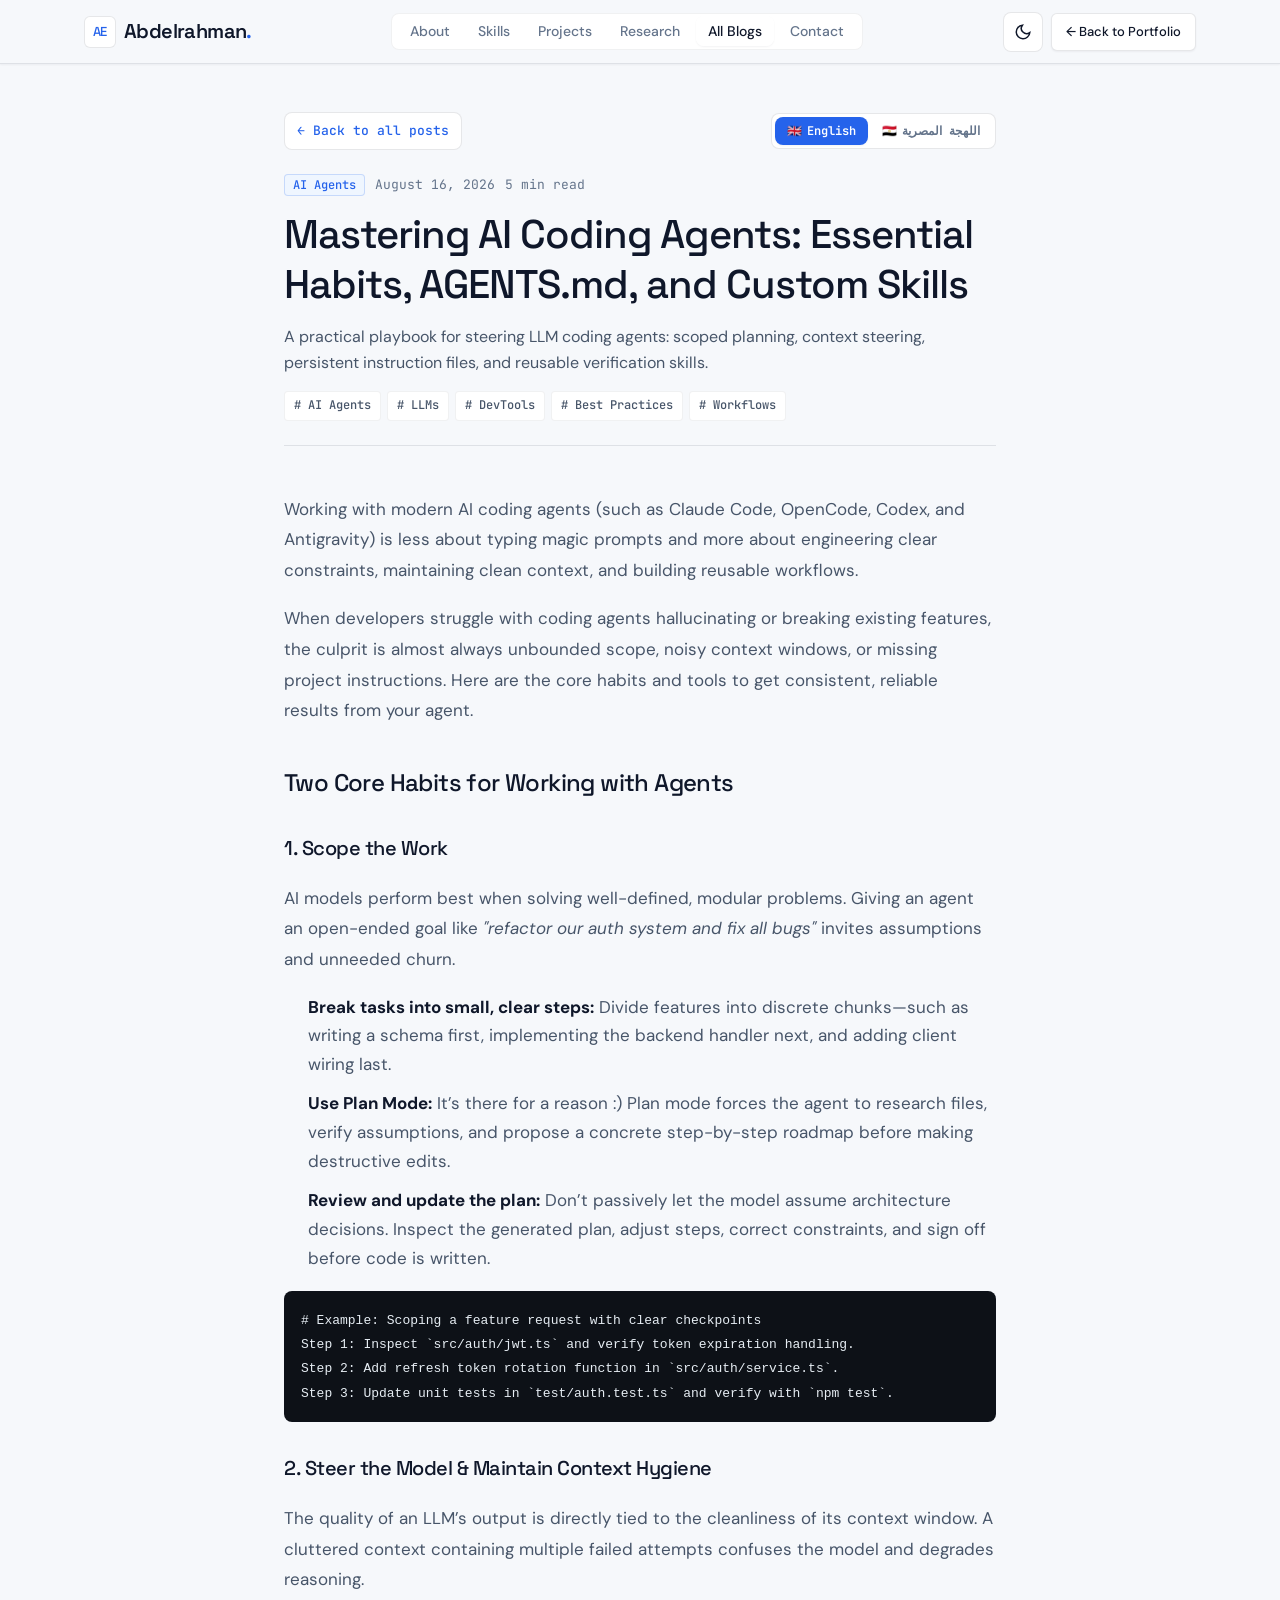
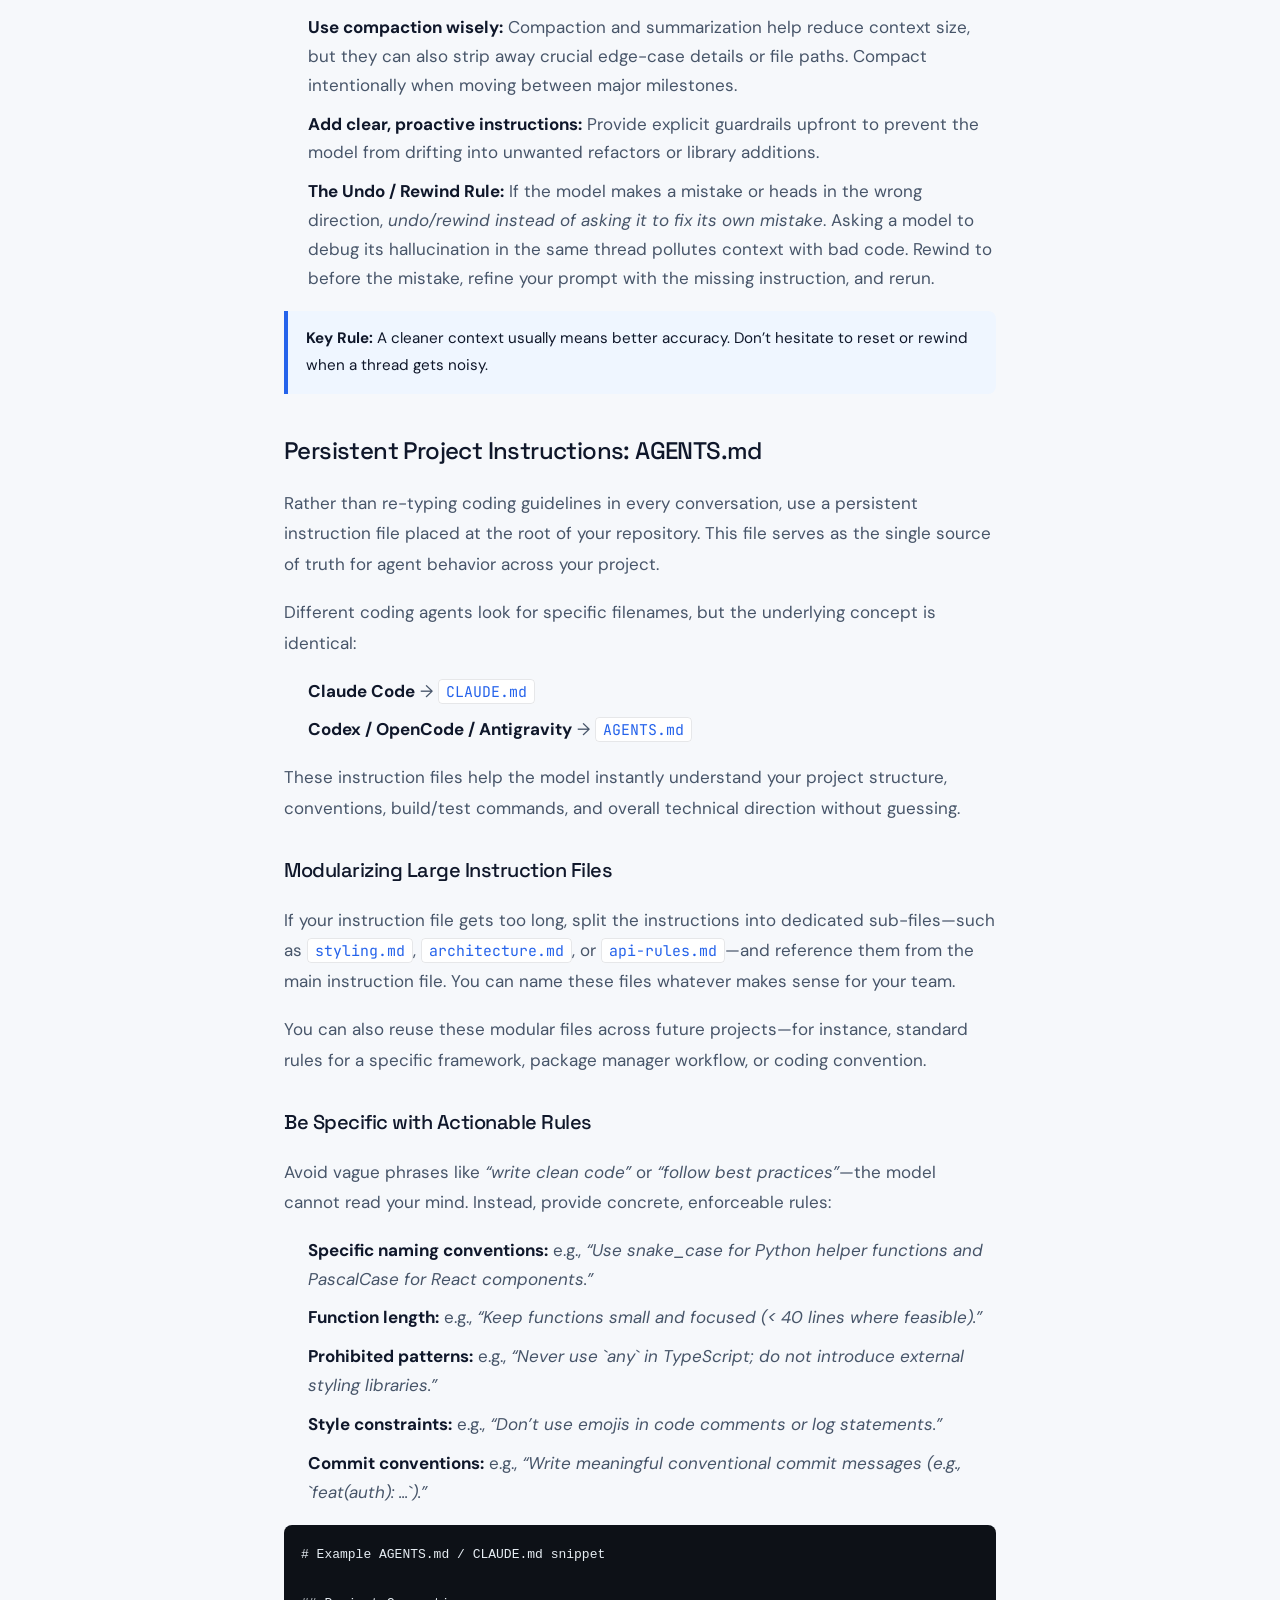
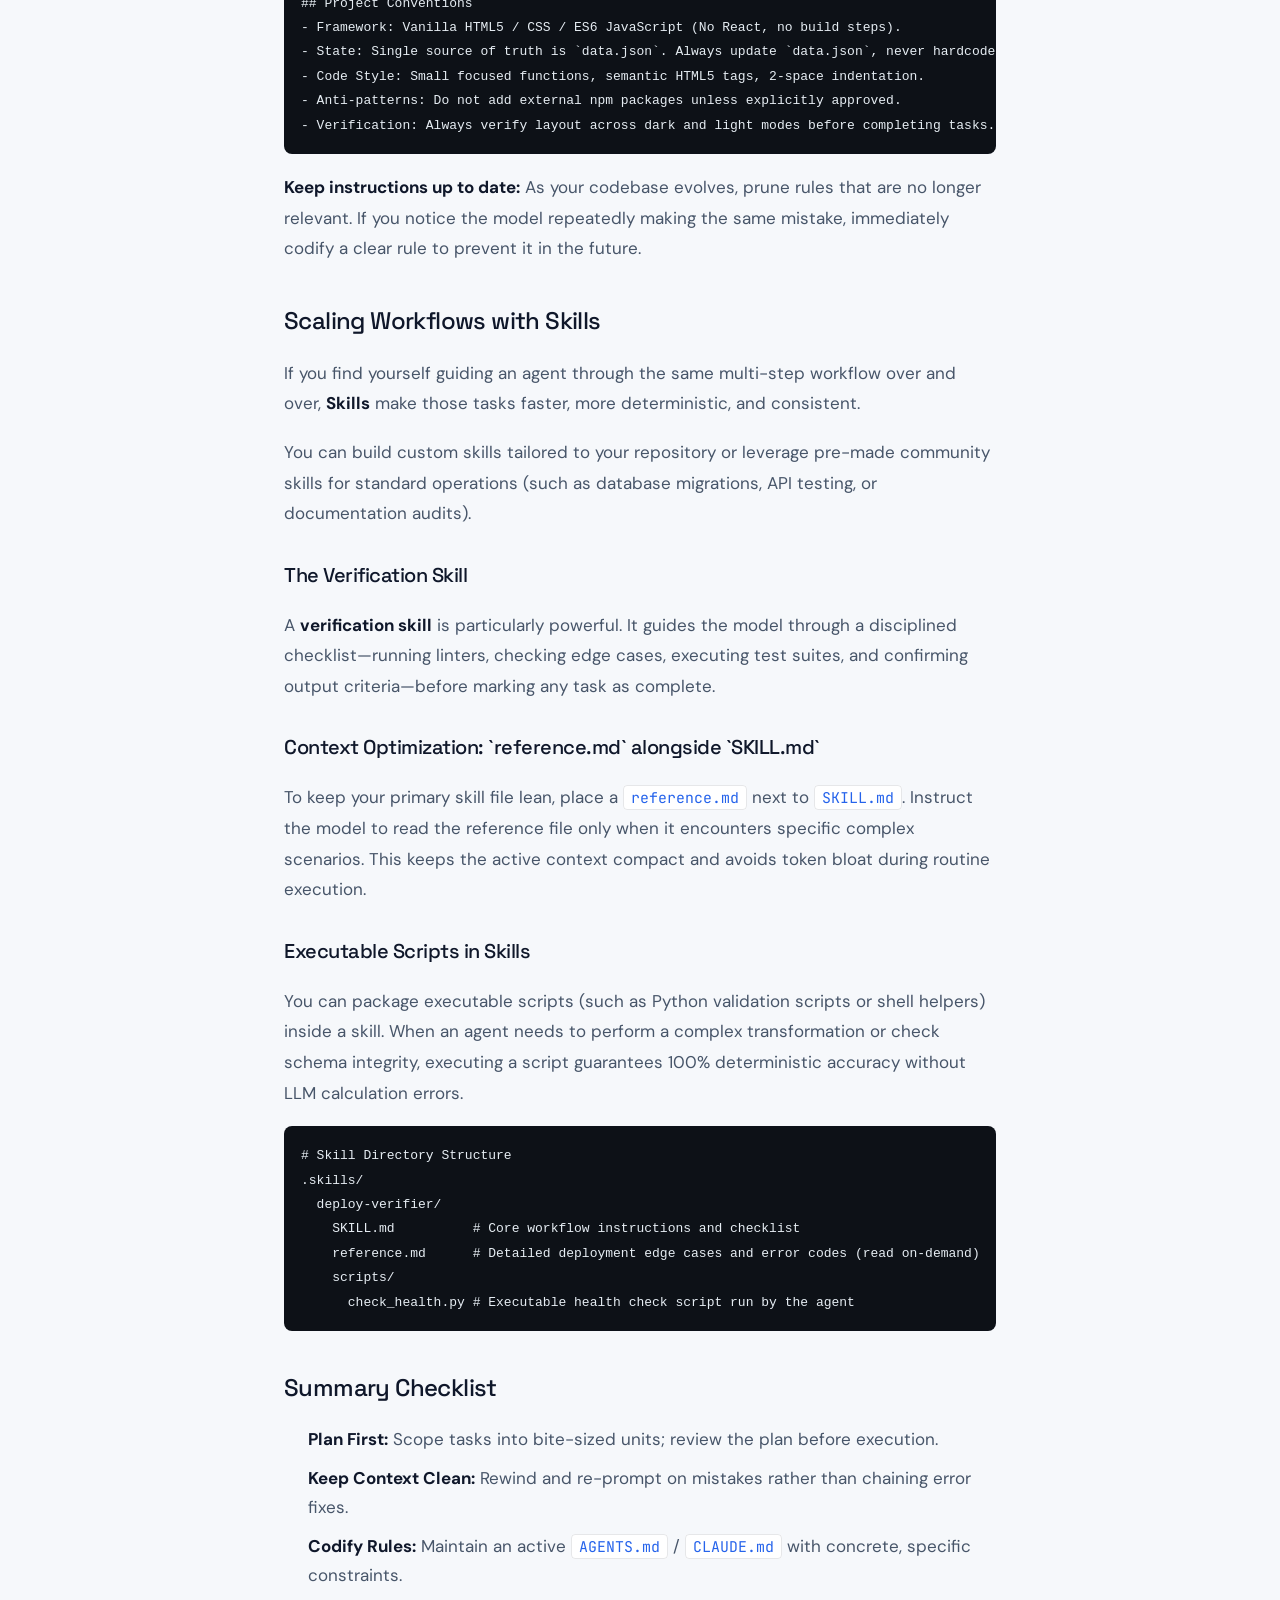
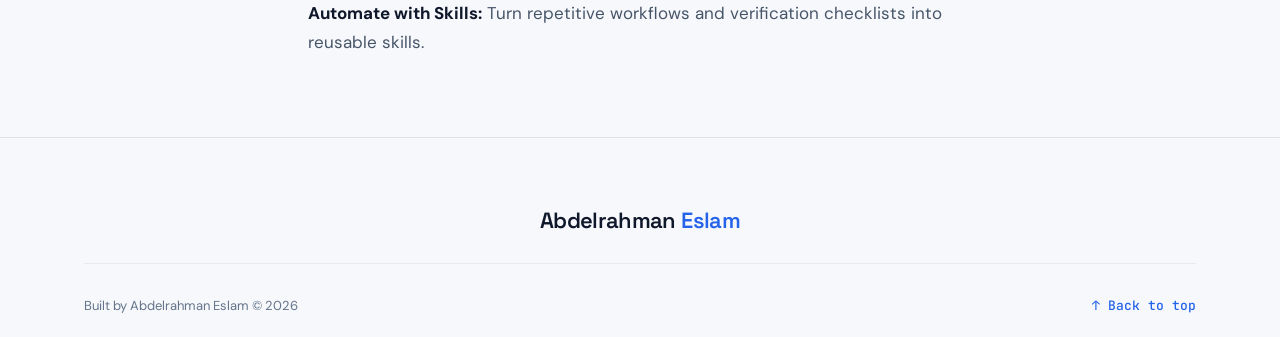
<file: working-with-coding-agents.html>
<!DOCTYPE html>
<html lang="en">
  <head>
    <meta charset="UTF-8" />
    <meta name="viewport" content="width=device-width, initial-scale=1.0" />
    <link
      rel="icon"
      href="data:image/svg+xml,%3Csvg xmlns='http://www.w3.org/2000/svg' viewBox='0 0 32 32'%3E%3Crect width='32' height='32' rx='8' fill='%232563EB'/%3E%3Ctext x='16' y='22' font-family='ui-monospace,monospace' font-size='16' font-weight='bold' fill='%23FFFFFF' text-anchor='middle'%3EAE%3C/text%3E%3C/svg%3E"
    />
    <meta
      name="description"
      content="A practical guide to working effectively with AI coding agents: task scoping, Plan Mode, context hygiene, AGENTS.md conventions, and modular skill systems."
    />
    <meta name="author" content="Abdelrahman Eslam Omar" />
    <meta name="robots" content="index, follow" />
    <link rel="canonical" href="https://ai-0o0.vercel.app/working-with-coding-agents.html" />
    <link rel="alternate" hreflang="x-default" href="https://ai-0o0.vercel.app/working-with-coding-agents.html" />
    <link rel="alternate" hreflang="en" href="https://ai-0o0.vercel.app/working-with-coding-agents.html" />
    <meta
      property="og:title"
      content="Mastering AI Coding Agents: Essential Habits, AGENTS.md, and Custom Skills | Abdelrahman Eslam"
    />
    <meta
      property="og:description"
      content="A practical guide to working effectively with AI coding agents: task scoping, Plan Mode, context hygiene, AGENTS.md conventions, and modular skill systems."
    />
    <meta property="og:type" content="article" />
    <meta property="og:url" content="https://ai-0o0.vercel.app/working-with-coding-agents.html" />
    <meta property="og:site_name" content="Abdelrahman Eslam" />
    <meta property="og:locale" content="en_US" />
    <meta property="og:image" content="https://ai-0o0.vercel.app/img/og-img.png" />
    <meta
      property="og:image:alt"
      content="Mastering AI Coding Agents: Essential Habits, AGENTS.md, and Custom Skills"
    />
    <meta property="og:image:type" content="image/png" />
    <meta property="article:published_time" content="2026-08-16" />
    <meta name="twitter:card" content="summary_large_image" />
    <meta
      name="twitter:title"
      content="Mastering AI Coding Agents: Essential Habits, AGENTS.md, and Custom Skills | Abdelrahman Eslam"
    />
    <meta
      name="twitter:description"
      content="A practical guide to working effectively with AI coding agents: task scoping, Plan Mode, context hygiene, AGENTS.md conventions, and modular skill systems."
    />
    <meta name="twitter:image" content="https://ai-0o0.vercel.app/img/og-img.png" />
    <meta name="twitter:url" content="https://ai-0o0.vercel.app/working-with-coding-agents.html" />
    <title>Mastering AI Coding Agents: Essential Habits, AGENTS.md, and Custom Skills | Abdelrahman Eslam</title>
    <link rel="preconnect" href="https://fonts.googleapis.com" />
    <link rel="preconnect" href="https://fonts.gstatic.com" crossorigin />
    <link
      href="https://fonts.googleapis.com/css2?family=Almarai:wght@400;700;800&family=Cairo:wght@400;600;700;800;900&family=Tajawal:wght@400;500;700;800&family=DM+Sans:ital,opsz,wght@0,9..40,100..1000;1,9..40,100..1000&family=JetBrains+Mono:ital,wght@0,100..800;1,100..800&family=Space+Grotesk:wght@300..700&display=swap"
      rel="stylesheet"
    />
    <link rel="stylesheet" href="style.css" />
    <script type="application/ld+json">
      {
        "@context": "https://schema.org",
        "@type": "BlogPosting",
        "headline": "Mastering AI Coding Agents: Essential Habits, AGENTS.md, and Custom Skills",
        "description": "A practical guide to working effectively with AI coding agents: task scoping, Plan Mode, context hygiene, AGENTS.md conventions, and modular skill systems.",
        "author": {
          "@type": "Person",
          "name": "Abdelrahman Eslam Omar"
        },
        "publisher": {
          "@type": "Person",
          "name": "Abdelrahman Eslam Omar"
        },
        "datePublished": "2026-08-16",
        "mainEntityOfPage": {
          "@type": "WebPage",
          "@id": "https://ai-0o0.vercel.app/working-with-coding-agents.html"
        },
        "image": ["https://ai-0o0.vercel.app/img/og-img.png"],
        "inLanguage": "en"
      }
    </script>
  </head>
  <body>
    <header>
      <nav id="nav" class="scrolled">
        <div class="nav-inner">
          <a href="index.html#hero" class="nav-logo" aria-label="Abdelrahman Eslam Homepage">
            <div class="nav-logo-monogram" aria-hidden="true">AE</div>
            <span>Abdelrahman<span class="dot">.</span></span>
          </a>

          <ul class="nav-links">
            <li><a href="index.html#about">About</a></li>
            <li><a href="index.html#skills">Skills</a></li>
            <li><a href="projects/index.html">Projects</a></li>
            <li><a href="index.html#research">Research</a></li>
            <li><a href="blog/index.html" class="active">All Blogs</a></li>
            <li><a href="index.html#contact">Contact</a></li>
          </ul>

          <div class="nav-right">
            <button id="theme-btn" aria-label="Toggle dark and light mode">
              <svg id="theme-icon-sun" class="hidden" viewBox="0 0 24 24" fill="none" stroke="currentColor" stroke-width="2" width="18" height="18" aria-hidden="true">
                <circle cx="12" cy="12" r="5"></circle>
                <line x1="12" y1="1" x2="12" y2="3"></line>
                <line x1="12" y1="21" x2="12" y2="23"></line>
                <line x1="4.22" y1="4.22" x2="5.64" y2="5.64"></line>
                <line x1="18.36" y1="18.36" x2="19.78" y2="19.78"></line>
                <line x1="1" y1="12" x2="3" y2="12"></line>
                <line x1="21" y1="12" x2="23" y2="12"></line>
                <line x1="4.22" y1="19.78" x2="5.64" y2="18.36"></line>
                <line x1="18.36" y1="5.64" x2="19.78" y2="4.22"></line>
              </svg>
              <svg id="theme-icon-moon" viewBox="0 0 24 24" fill="none" stroke="currentColor" stroke-width="2" width="18" height="18" aria-hidden="true">
                <path d="M21 12.79A9 9 0 1 1 11.21 3 7 7 0 0 0 21 12.79z"></path>
              </svg>
            </button>
            <a href="index.html#blog" class="btn btn-outline btn-sm">← Back to Portfolio</a>
          </div>
        </div>
      </nav>
    </header>

    <main class="blog-page">
      <article class="blog-article">
        <!-- Top Bar with Back Link & Dialect Switcher -->
        <div class="blog-lang-bar">
          <a class="blog-back-link" id="blog-back-link" href="blog/index.html">← Back to all posts</a>
          
          <div class="lang-switch-wrap" role="group" aria-label="Article Language">
            <button id="article-lang-en" class="lang-btn active" onclick="setLanguage('en')">
              <span>🇬🇧</span> English
            </button>
            <button id="article-lang-ar" class="lang-btn" onclick="setLanguage('ar')">
              <span>🇪🇬</span> اللهجة المصرية
            </button>
          </div>
        </div>

        <!-- ============================================================
             ENGLISH VERSION
             ============================================================ -->
        <div id="blog-content-en">
          <header class="blog-article-head">
            <div class="blog-article-meta">
              <span class="badge badge-blue">AI Agents</span>
              <span>August 16, 2026</span>
              <span>5 min read</span>
            </div>
            <h1>Mastering AI Coding Agents: Essential Habits, AGENTS.md, and Custom Skills</h1>
            <p>
              A practical playbook for steering LLM coding agents: scoped planning, context steering, persistent instruction files, and reusable verification skills.
            </p>
            <div class="blog-tags">
              <span class="tag"># AI Agents</span>
              <span class="tag"># LLMs</span>
              <span class="tag"># DevTools</span>
              <span class="tag"># Best Practices</span>
              <span class="tag"># Workflows</span>
            </div>
          </header>

          <div class="blog-article-body">
            <p>
              Working with modern AI coding agents (such as Claude Code, OpenCode, Codex, and Antigravity) is less about typing magic prompts and more about engineering clear constraints, maintaining clean context, and building reusable workflows.
            </p>

            <p>
              When developers struggle with coding agents hallucinating or breaking existing features, the culprit is almost always unbounded scope, noisy context windows, or missing project instructions. Here are the core habits and tools to get consistent, reliable results from your agent.
            </p>

            <h2>Two Core Habits for Working with Agents</h2>

            <h3>1. Scope the Work</h3>
            <p>
              AI models perform best when solving well-defined, modular problems. Giving an agent an open-ended goal like <em>"refactor our auth system and fix all bugs"</em> invites assumptions and unneeded churn.
            </p>

            <ul>
              <li><strong>Break tasks into small, clear steps:</strong> Divide features into discrete chunks—such as writing a schema first, implementing the backend handler next, and adding client wiring last.</li>
              <li><strong>Use Plan Mode:</strong> It’s there for a reason :) Plan mode forces the agent to research files, verify assumptions, and propose a concrete step-by-step roadmap before making destructive edits.</li>
              <li><strong>Review and update the plan:</strong> Don’t passively let the model assume architecture decisions. Inspect the generated plan, adjust steps, correct constraints, and sign off before code is written.</li>
            </ul>

            <pre><code># Example: Scoping a feature request with clear checkpoints
Step 1: Inspect `src/auth/jwt.ts` and verify token expiration handling.
Step 2: Add refresh token rotation function in `src/auth/service.ts`.
Step 3: Update unit tests in `test/auth.test.ts` and verify with `npm test`.</code></pre>

            <h3>2. Steer the Model &amp; Maintain Context Hygiene</h3>
            <p>
              The quality of an LLM’s output is directly tied to the cleanliness of its context window. A cluttered context containing multiple failed attempts confuses the model and degrades reasoning.
            </p>

            <ul>
              <li><strong>Use compaction wisely:</strong> Compaction and summarization help reduce context size, but they can also strip away crucial edge-case details or file paths. Compact intentionally when moving between major milestones.</li>
              <li><strong>Add clear, proactive instructions:</strong> Provide explicit guardrails upfront to prevent the model from drifting into unwanted refactors or library additions.</li>
              <li><strong>The Undo / Rewind Rule:</strong> If the model makes a mistake or heads in the wrong direction, <em>undo/rewind instead of asking it to fix its own mistake</em>. Asking a model to debug its hallucination in the same thread pollutes context with bad code. Rewind to before the mistake, refine your prompt with the missing instruction, and rerun.</li>
            </ul>

            <div class="blog-callout">
              <strong>Key Rule:</strong> A cleaner context usually means better accuracy. Don’t hesitate to reset or rewind when a thread gets noisy.
            </div>

            <h2>Persistent Project Instructions: AGENTS.md</h2>
            <p>
              Rather than re-typing coding guidelines in every conversation, use a persistent instruction file placed at the root of your repository. This file serves as the single source of truth for agent behavior across your project.
            </p>

            <p>
              Different coding agents look for specific filenames, but the underlying concept is identical:
            </p>

            <ul>
              <li><strong>Claude Code</strong> &rarr; <code>CLAUDE.md</code></li>
              <li><strong>Codex / OpenCode / Antigravity</strong> &rarr; <code>AGENTS.md</code></li>
            </ul>

            <p>
              These instruction files help the model instantly understand your project structure, conventions, build/test commands, and overall technical direction without guessing.
            </p>

            <h3>Modularizing Large Instruction Files</h3>
            <p>
              If your instruction file gets too long, split the instructions into dedicated sub-files—such as <code>styling.md</code>, <code>architecture.md</code>, or <code>api-rules.md</code>—and reference them from the main instruction file. You can name these files whatever makes sense for your team.
            </p>

            <p>
              You can also reuse these modular files across future projects—for instance, standard rules for a specific framework, package manager workflow, or coding convention.
            </p>

            <h3>Be Specific with Actionable Rules</h3>
            <p>
              Avoid vague phrases like <em>“write clean code”</em> or <em>“follow best practices”</em>—the model cannot read your mind. Instead, provide concrete, enforceable rules:
            </p>

            <ul>
              <li><strong>Specific naming conventions:</strong> e.g., <em>“Use snake_case for Python helper functions and PascalCase for React components.”</em></li>
              <li><strong>Function length:</strong> e.g., <em>“Keep functions small and focused (&lt; 40 lines where feasible).”</em></li>
              <li><strong>Prohibited patterns:</strong> e.g., <em>“Never use `any` in TypeScript; do not introduce external styling libraries.”</em></li>
              <li><strong>Style constraints:</strong> e.g., <em>“Don’t use emojis in code comments or log statements.”</em></li>
              <li><strong>Commit conventions:</strong> e.g., <em>“Write meaningful conventional commit messages (e.g., `feat(auth): ...`).”</em></li>
            </ul>

            <pre><code># Example AGENTS.md / CLAUDE.md snippet

## Project Conventions
- Framework: Vanilla HTML5 / CSS / ES6 JavaScript (No React, no build steps).
- State: Single source of truth is `data.json`. Always update `data.json`, never hardcoded constants.
- Code Style: Small focused functions, semantic HTML5 tags, 2-space indentation.
- Anti-patterns: Do not add external npm packages unless explicitly approved.
- Verification: Always verify layout across dark and light modes before completing tasks.</code></pre>

            <p>
              <strong>Keep instructions up to date:</strong> As your codebase evolves, prune rules that are no longer relevant. If you notice the model repeatedly making the same mistake, immediately codify a clear rule to prevent it in the future.
            </p>

            <h2>Scaling Workflows with Skills</h2>
            <p>
              If you find yourself guiding an agent through the same multi-step workflow over and over, <strong>Skills</strong> make those tasks faster, more deterministic, and consistent.
            </p>

            <p>
              You can build custom skills tailored to your repository or leverage pre-made community skills for standard operations (such as database migrations, API testing, or documentation audits).
            </p>

            <h3>The Verification Skill</h3>
            <p>
              A <strong>verification skill</strong> is particularly powerful. It guides the model through a disciplined checklist—running linters, checking edge cases, executing test suites, and confirming output criteria—before marking any task as complete.
            </p>

            <h3>Context Optimization: `reference.md` alongside `SKILL.md`</h3>
            <p>
              To keep your primary skill file lean, place a <code>reference.md</code> next to <code>SKILL.md</code>. Instruct the model to read the reference file only when it encounters specific complex scenarios. This keeps the active context compact and avoids token bloat during routine execution.
            </p>

            <h3>Executable Scripts in Skills</h3>
            <p>
              You can package executable scripts (such as Python validation scripts or shell helpers) inside a skill. When an agent needs to perform a complex transformation or check schema integrity, executing a script guarantees 100% deterministic accuracy without LLM calculation errors.
            </p>

            <pre><code># Skill Directory Structure
.skills/
  deploy-verifier/
    SKILL.md          # Core workflow instructions and checklist
    reference.md      # Detailed deployment edge cases and error codes (read on-demand)
    scripts/
      check_health.py # Executable health check script run by the agent</code></pre>

            <h2>Summary Checklist</h2>
            <ol>
              <li><strong>Plan First:</strong> Scope tasks into bite-sized units; review the plan before execution.</li>
              <li><strong>Keep Context Clean:</strong> Rewind and re-prompt on mistakes rather than chaining error fixes.</li>
              <li><strong>Codify Rules:</strong> Maintain an active <code>AGENTS.md</code> / <code>CLAUDE.md</code> with concrete, specific constraints.</li>
              <li><strong>Automate with Skills:</strong> Turn repetitive workflows and verification checklists into reusable skills.</li>
            </ol>
          </div>
        </div>

        <!-- ============================================================
             EGYPTIAN ARABIC VERSION (اللهجة المصرية الدارجة)
             ============================================================ -->
        <div id="blog-content-ar" class="hidden">
          <header class="blog-article-head">
            <div class="blog-article-meta">
              <span class="badge badge-blue">AI Agents</span>
              <span>١٦ أغسطس ٢٠٢٦</span>
              <span>٥ دقائق قراءة</span>
            </div>
            <h1>إزاي تتعامل مع الـ AI Coding Agents صح: عادات مهمة، ملف AGENTS.md، والـ Skills</h1>
            <p>
              دليل عملي يخليك تسيطر على الـ Coding Agents وتطلع كود سليم: تقسم الشغل صح، تحافظ على الـ Context نضيف، وتستغل الـ AGENTS.md والـ Skills.
            </p>
            <div class="blog-tags">
              <span class="tag"># AI_Agents</span>
              <span class="tag"># LLMs</span>
              <span class="tag"># هندسة_البرمجيات</span>
              <span class="tag"># نصائح_برمجة</span>
              <span class="tag"># Workflows</span>
            </div>
          </header>

          <div class="blog-article-body">
            <p>
              الشغل مع الـ AI Coding Agents الحديثة (زي Claude Code و OpenCode و Codex و Antigravity) مش مجرد إنك ترميله برومت وتتمنى خير.. الموضوع كله عبارة عن إنك تحط شروط وقيود واضحة (Constraints)، تحافظ على الـ Context نضيف ومركز، وتعمل Workflows متجربة تقدر تعيد استخدامها.
            </p>

            <p>
              لما بتلاقي ناس بتشتكي إن الـ Agent بيهلوس، بيكتب كود مش شغال، أو بيبوظ أجزاء تانية في المشروع، السبب في أغلب الأوقات بيكون: التاسك مفتوحة بزيادة ومش متحددة، الـ Context اتزحم أخطاء ولف ودوران، أو مفيش ملف تعليمات صريح يفهمه نظام المشروع.
            </p>

            <h2>عادتين أساسيين لازم تتعود عليهم مع أي Agent</h2>

            <h3>١. حدد نطاق الشغل كويس (Scope the work)</h3>
            <p>
              نماذج الذكاء الاصطناعي بتشتغل بأعلى كفاءة لما تديلها مشكلة محددة ومفصولة. لو دخلت قولتله <em>"ظبطلي نظام الـ Auth وحل المشاكل اللي في السيستم"</em>، انت كده بتفتح الباب للافتراضات واللخبطة.
            </p>

            <ul>
              <li><strong>قسّم التاسك لخطوات صغيرة ومحددة:</strong> قسّم الميزة الكبيرة لمراحل — مثلاً يكتب الـ Schema الأول، بعدها يكتب الـ Backend Service، وفي الآخر يربط الـ Frontend.</li>
              <li><strong>استخدم الـ Plan Mode:</strong> الـ Plan Mode مش محطوط ديكور :) المود ده بيجبر الـ Agent يفحص الملفات الأول، يتأكد من معمارية المشروع، ويقترح عليك خطة خطوة بخطوة قبل ما يعدل في الكود الحقيقي.</li>
              <li><strong>راجع الخطة وعدلها بنفسك:</strong> ماتسيبش الموديل يقرر كل حاجة بمزاجه. اقرأ الخطة المقترحة، عدل أي خطوة مش عجباك، حط شروطك، وبعد ما توافق خليه يبدأ كتابة الكود.</li>
            </ul>

            <pre><code># مثال: تقسيم طلب الميزة لخطوات واضحة وقابلة للتنفيذ
الخطوة ١: افحص ملف `src/auth/jwt.ts` وتأكد من مدة صلاحية الـ Token.
الخطوة ٢: ضيف فانكشن لتدوير الـ Refresh Token في `src/auth/service.ts`.
الخطوة ٣: حدّث اختبارات الـ Unit Tests في `test/auth.test.ts` واتأكد بـ `npm test`.</code></pre>

            <h3>٢. وجّه الموديل وحافظ على الـ Context نضيف (Steer the model)</h3>
            <p>
              جودة إجابات الموديل معتمدة بنسبة ١٠٠٪ على نظافة الـ Context Window. لما المحادثة بتتملى كود بايظ ومحاولات تصليح فاشلة، الموديل بيتشتت ودقته بتقل جداً.
            </p>

            <ul>
              <li><strong>استخدم الـ Compaction بحذر:</strong> تلخيص المحادثة (Compaction) بيوفر مساحة وتوكنز، بس خلي بالك إنه ممكن يمسح تفاصيل مهمة ومسارات ملفات دقيقة. استخدمه بوعي بين المراحل الكبيرة.</li>
              <li><strong>حط تعليمات استباقية واضحة:</strong> عرفه من البداية المسموح والممنوع عشان تمنعه يسرح ويضيف مكتبات جديدة أو يغير بنية الكود بدون إذن.</li>
              <li><strong>قاعدة الـ Undo / Rewind (أهم قاعدة):</strong> لو الموديل عمل غلطة أو مشي في سكة غلط، <em>اعمل Undo/Rewind وارجع للنقطة اللي قبل الغلطة بدل ما تقعد تخليه يصلح غلطته في نفس الشات</em>. تصليح الغلط في نفس المحادثة بيملى الـ Context عك. ارجع خطوة لورا، عدل الـ Prompt ووضحله اللي فاته، وشغله تاني.</li>
            </ul>

            <div class="blog-callout">
              <strong>قاعدة دهبية:</strong> كل ما الـ Context كان نضيف ومركز، كل ما دقة الموديل في كتابة الكود كانت أعلى بمراحل.
            </div>

            <h2>التعليمات الدائمة للمشروع: ملف AGENTS.md</h2>
            <p>
              بدل ما تقعد تعيد وتزيد نفس التعليمات والقواعد في كل برومت أو شات جديد، حط ملف تعليمات دائم في الـ Root بتاع المشروع. الملف ده بيكون المرجع الأساسي اللي الـ Agent بيقرأه أول ما يشتغل.
            </p>

            <p>
              الأدوات المختلفة بتستخدم أسماء ملفات مختلفة، بس الفكرة واحدة تماماً:
            </p>

            <ul>
              <li><strong>Claude Code</strong> &rarr; <code>CLAUDE.md</code></li>
              <li><strong>Codex / OpenCode / Antigravity</strong> &rarr; <code>AGENTS.md</code></li>
            </ul>

            <p>
              الملف ده بيخلي الموديل يفهم معمارية المشروع، الفريموورك المستخدم، أوامر الرن والتست، والستايل المتبع من غير ما يخمن.
            </p>

            <h3>تقسيم ملف التعليمات لو كبر منك</h3>
            <p>
              لو لقيت ملف التعليمات كبر وبقى طويل، قسمه لملفات فرعية منفصلة — زي <code>styling.md</code> أو <code>architecture.md</code> أو <code>api-rules.md</code> — واعملهم Reference من الملف الأساسي.
            </p>

            <p>
              كمان ميزة الملفات دي إنك تقدر تنقلها وتعيد استخدامها في مشاريعك الجاية (مثلاً ملف تعليمات لمكتبة معينة، أو قواعد ستايل الكود).
            </p>

            <h3>خليك محدد بلاش كلام عايم</h3>
            <p>
              بلاش تكتبله كلام عام زي <em>"اكتب كود نضيف"</em> أو <em>"اتبع أحسن الممارسات"</em>.. الموديل مش هيقرأ دماغك. بدالها اديله قواعد واضحة ومباشرة:
            </p>

            <ul>
              <li><strong>قواعد التسمية:</strong> مثلاً <em>"استخدم snake_case لفانكشنز بايثون و PascalCase لمكونات React."</em></li>
              <li><strong>حجم الفانكشن:</strong> مثلاً <em>"خلي الفانكشن صغيرة ومركّزة في وظيفة واحدة (أقل من ٤٠ سطر)."</em></li>
              <li><strong>الممنوعات:</strong> مثلاً <em>"ممنوع استخدام `any` في TypeScript، وممنوع إضافة مكتبات CSS خارجية."</em></li>
              <li><strong>الكومنتات:</strong> مثلاً <em>"ممنوع استخدام الإيموجيز في الكود أو الكومنتات."</em></li>
              <li><strong>رسائل الـ Commit:</strong> مثلاً <em>"اكتب رسالة Commit احترافية وواضحة."</em></li>
            </ul>

            <pre><code># مثال من ملف AGENTS.md / CLAUDE.md حقيقي

## قواعد ومعايير المشروع
- الفريموورك: Vanilla HTML5 / CSS / ES6 JavaScript (بدون React وبدون Build Step).
- مصدر البيانات: الملف الأساسي هو `data.json` دايماً، ممنوع تعديل الثوابت اليدوية.
- ستايل الكود: فانكشنز صغيرة، عناصر HTML5 دلالية، مسافتين Indentation.
- الممنوعات: ممنوع تثبيت مكتبات npm إلا بموافقة صريحة.
- المراجعة: اتأكد دايماً إن التصميم شغال ومظبوط في الـ Dark Mode والـ Light Mode.</code></pre>

            <p>
              <strong>حافظ على الملف محدث دايماً:</strong> مع تطور المشروع، امسح القواعد اللي مبقتش لازمة. وأول ما تلاحظ إن الموديل بيكرر نفس الغلطة، ادخل ضيف قاعدة صريحة في الملف تمنع تكرار الغلطة دي تاني.
            </p>

            <h2>تسهيل الشغل وتكراره بالـ Skills</h2>
            <p>
              لو لاحظت إنك بتعمل نفس الـ Workflow والخطوات كذا مرة، الـ <strong>Skills</strong> معمولة عشان تخلي الشغل ده أسرع، أدق، وموثوق جداً.
            </p>

            <p>
              تقدر تبني Skills مخصصة لمشروعك، أو تستخدم Skills جاهزة من المجتمع (زي إدارة الداتابيز، اختبارات الـ API، أو توثيق الكود).
            </p>

            <h3>مهارة المراجعة والتأكيد (Verification Skill)</h3>
            <p>
              الـ <strong>Verification Skill</strong> من أهم المهارات اللي ممكن تعملها. وظيفتها إنها تطلب من الموديل يعدي على قائمة مراجعة صارمة  يرن الـ Linters، يفحص الـ Edge Cases، يرن التستات، ويتأكد إن الناتج مطابق للمعايير قبل ما يقولك إنه خلص التاسك.
            </p>

            <h3>توفير الـ Context: حط `reference.md` جنب `SKILL.md`</h3>
            <p>
              عشان ملف المهارة الأساسي يفضل صغير، حط التفاصيل التقيلة والأمثلة في ملف <code>reference.md</code> جنبه. واطلب من الموديل ما يقرأش ملف الـ Reference إلا لو واجه حالة خاصة أو معقدة. ده بيوفر مساحة كبيرة في الـ Context Window.
            </p>

            <h3>إضافة سكريبتات قابلة للتنفيذ في الـ Skill</h3>
            <p>
              تقدر ترفق Scripts (بايثون أو باش) جوه المهارة. لما الـ Agent يحتاج ينفذ عملية حسابية أو فحص دقيق للداتابيز، إنه يرن سكريبت بيضمن دقة ١٠٠٪ بدون أي فرصة للهلوسة أو الغلط.
            </p>

            <pre><code># هيكل مجلد الـ Skill
.skills/
  deploy-verifier/
    SKILL.md          # التعليمات الأساسية وقائمة المراجعة
    reference.md      # تفاصيل الأخطاء وحالات خاصة (يُقرأ عند الحاجة فقط)
    scripts/
      check_health.py # سكريبت فحص حقيقي الموديل بيرنه بنفسه</code></pre>

            <h2>ملخص الزتونة (Summary)</h2>
            <ol>
              <li><strong>خطط الأول:</strong> قسّم التاسك لخطوات صغيرة، واستخدم الـ Plan Mode عشان تراجع الخطة قبل التنفيذ.</li>
              <li><strong>حافظ على نظافة الـ Context:</strong> استخدم الـ Undo وعدّل البرومت بدل ما تخليه يرقع غلطاته في نفس الشات.</li>
              <li><strong>اكتب قواعد واضحة:</strong> جهّز ملف <code>AGENTS.md</code> / <code>CLAUDE.md</code> بقواعد صريحة ومحددة.</li>
              <li><strong>استغل الـ Skills:</strong> حول الخطوات المتكررة وفحوصات الجودة لـ Skills قابلة لإعادة الاستخدام.</li>
            </ol>
          </div>
        </div>
      </article>
    </main>

    <footer>
      <div class="container">
        <div class="footer-inner">
          <a href="index.html#hero" class="footer-logo">Abdelrahman <span>Eslam</span></a>
          <div class="footer-bottom">
            <span>Built by Abdelrahman Eslam &copy; <span id="year"></span></span>
            <a href="index.html#hero" class="back-top">↑ Back to top</a>
          </div>
        </div>
      </div>
    </footer>

    <script>
      /* Theme Logic */
      const html = document.documentElement;
      const themeBtn = document.getElementById("theme-btn");
      const iconSun = document.getElementById("theme-icon-sun");
      const iconMoon = document.getElementById("theme-icon-moon");

      function updateThemeIcons(isDark) {
        if (iconSun && iconMoon) {
          if (isDark) {
            iconSun.classList.remove("hidden");
            iconMoon.classList.add("hidden");
          } else {
            iconSun.classList.add("hidden");
            iconMoon.classList.remove("hidden");
          }
        }
      }

      function initTheme() {
        const saved = localStorage.getItem("theme");
        const prefersDark = window.matchMedia("(prefers-color-scheme: dark)").matches;
        const isDark = saved ? saved === "dark" : prefersDark;
        html.setAttribute("data-theme", isDark ? "dark" : "light");
        updateThemeIcons(isDark);
      }

      themeBtn.addEventListener("click", () => {
        const isDark = html.getAttribute("data-theme") === "dark";
        const next = isDark ? "light" : "dark";
        html.setAttribute("data-theme", next);
        localStorage.setItem("theme", next);
        updateThemeIcons(next === "dark");
      });

      initTheme();
      document.getElementById("year").textContent = new Date().getFullYear();

      /* Language Switcher Logic */
      function setLanguage(lang) {
        const enContent = document.getElementById("blog-content-en");
        const arContent = document.getElementById("blog-content-ar");
        const backLink = document.getElementById("blog-back-link");

        const articleBtnEn = document.getElementById("article-lang-en");
        const articleBtnAr = document.getElementById("article-lang-ar");

        const isAr = lang === "ar";

        // Toggle visibility
        if (enContent) enContent.classList.toggle("hidden", isAr);
        if (arContent) arContent.classList.toggle("hidden", !isAr);

        // Update body attribute for scoped RTL & font styles
        document.body.setAttribute("data-lang", lang);
        html.setAttribute("lang", lang);

        // Update button states
        if (articleBtnEn) articleBtnEn.classList.toggle("active", !isAr);
        if (articleBtnAr) articleBtnAr.classList.toggle("active", isAr);

        // Update back link text
        if (backLink) {
          backLink.textContent = isAr ? "← ارجع لكل المقالات" : "← Back to all posts";
        }

        // Save preference
        localStorage.setItem("portfolio_blog_lang", lang);
      }

      // Initialize language from localStorage or default to EN
      const savedLang = localStorage.getItem("portfolio_blog_lang") || "en";
      setLanguage(savedLang);
    </script>
  </body>
</html>
</file>
<file: style.css>
/* ============================================================
   ABDELRAHMAN ESLAM â€” PORTFOLIO DESIGN SYSTEM (UI-UX PRO MAX)
   Typography: Space Grotesk (Headings), DM Sans (Body), JetBrains Mono (Code)
   Theme: AI-Native / Technical Precision (Light & Dark Modes)
   Fully Responsive (Mobile First to Ultra-Wide)
   ============================================================ */

@import url('https://fonts.googleapis.com/css2?family=DM+Sans:ital,opsz,wght@0,9..40,100..1000;1,9..40,100..1000&family=JetBrains+Mono:ital,wght@0,100..800;1,100..800&family=Space+Grotesk:wght@300..700&display=swap');

/* ============================================================
   1. CSS CUSTOM PROPERTIES & DESIGN TOKENS
   ============================================================ */
:root {
  /* Color Palette - Light Mode (Clean Ink / Technical Slate) */
  --bg: #f6f8fb;
  --bg-subtle: #ffffff;
  --bg-card: #ffffff;
  --bg-card-hover: #f1f4f9;
  --bg-elevated: #ffffff;
  --bg-glass: rgba(246, 248, 251, 0.92);
  --bg-terminal: #0d1117;
  --text-terminal: #e6edf3;

  --border: rgba(15, 23, 42, 0.1);
  --border-subtle: rgba(15, 23, 42, 0.06);
  --border-hover: rgba(15, 23, 42, 0.22);
  --border-focus: #2563eb;

  --text: #0f172a;
  --text-secondary: #475569;
  --text-muted: #64748b;
  --text-light: #94a3b8;

  /* Accents - Single primary accent */
  --accent: #2563eb;          /* Technical Cobalt */
  --accent-hover: #1d4ed8;
  --accent-light: #eff6ff;
  --accent-cyan: #0284c7;
  --accent-cyan-light: #f0f9ff;
  --accent-amber: #d97706;
  --accent-green: #16a34a;
  --accent-rose: #dc2626;
  --accent-blue: #2563eb;

  --accent-glow: transparent;
  --accent-glow-cyan: transparent;
  --accent-glow-strong: transparent;

  /* Typography */
  --font-heading: "Space Grotesk", system-ui, -apple-system, sans-serif;
  --font-body: "DM Sans", system-ui, -apple-system, sans-serif;
  --font-mono: "JetBrains Mono", ui-monospace, SFMono-Regular, monospace;

  /* Spacing Scale (4px grid) */
  --space-xs: 4px;
  --space-sm: 8px;
  --space-md: 16px;
  --space-lg: 24px;
  --space-xl: 32px;
  --space-2xl: 48px;
  --space-3xl: 64px;
  --space-4xl: 80px;

  /* Radii (Nested radius rules: inner = outer - padding) */
  --radius-xs: 4px;
  --radius-sm: 6px;
  --radius-md: 8px;
  --radius-lg: 12px;
  --radius-xl: 16px;
  --radius-full: 8px;

  /* Shadows (Quiet elevation, no neon glow) */
  --shadow-sm: 0 1px 2px rgba(15, 23, 42, 0.05);
  --shadow-md: 0 2px 8px rgba(15, 23, 42, 0.06);
  --shadow-lg: 0 8px 24px rgba(15, 23, 42, 0.08);
  --shadow-xl: 0 16px 36px rgba(15, 23, 42, 0.1);
  --shadow-glow: none;

  /* Dimensions */
  --nav-h: 64px;
  --max-w: 1160px;
  --transition-fast: 120ms cubic-bezier(0.22, 1, 0.36, 1);
  --transition-normal: 180ms cubic-bezier(0.22, 1, 0.36, 1);
  --transition-bounce: 180ms cubic-bezier(0.22, 1, 0.36, 1);
}

/* Color Palette - Dark Mode (Graphite & Dark Ink) */
[data-theme="dark"] {
  --bg: #0d1117;
  --bg-subtle: #161b22;
  --bg-card: #161b22;
  --bg-card-hover: #1c2128;
  --bg-elevated: #21262d;
  --bg-glass: rgba(13, 17, 23, 0.92);
  --bg-terminal: #090d16;
  --text-terminal: #f0f6fc;

  --border: rgba(240, 246, 252, 0.1);
  --border-subtle: rgba(240, 246, 252, 0.06);
  --border-hover: rgba(240, 246, 252, 0.22);
  --border-focus: #58a6ff;

  --text: #f0f6fc;
  --text-secondary: #8b949e;
  --text-muted: #6e7681;
  --text-light: #484f58;

  --accent: #58a6ff;
  --accent-hover: #79c0ff;
  --accent-light: rgba(56, 139, 253, 0.15);
  --accent-cyan: #38bdf8;
  --accent-cyan-light: rgba(56, 189, 248, 0.15);
  --accent-amber: #f59e0b;
  --accent-green: #3fb950;
  --accent-rose: #f85149;
  --accent-blue: #58a6ff;

  --accent-glow: transparent;
  --accent-glow-cyan: transparent;
  --accent-glow-strong: transparent;

  --shadow-sm: 0 1px 2px rgba(0, 0, 0, 0.4);
  --shadow-md: 0 2px 8px rgba(0, 0, 0, 0.45);
  --shadow-lg: 0 8px 24px rgba(0, 0, 0, 0.55);
  --shadow-xl: 0 16px 36px rgba(0, 0, 0, 0.65);
  --shadow-glow: none;
}

/* ============================================================
   2. RESET & BASE ELEMENTS
   ============================================================ */
*, *::before, *::after {
  box-sizing: border-box;
  margin: 0;
  padding: 0;
}

html {
  scroll-behavior: smooth;
  font-size: 16px;
  scroll-padding-top: calc(var(--nav-h) + 24px);
  -webkit-text-size-adjust: 100%;
}

body {
  font-family: var(--font-body);
  font-size: 1rem;
  line-height: 1.65;
  color: var(--text);
  background-color: var(--bg);
  transition: background-color var(--transition-normal), color var(--transition-normal);
  overflow-x: hidden;
  width: 100%;
  -webkit-font-smoothing: antialiased;
  -moz-osx-font-smoothing: grayscale;
}

h1, h2, h3, h4, h5, h6 {
  font-family: var(--font-heading);
  color: var(--text);
  line-height: 1.25;
  letter-spacing: -0.025em;
  font-weight: 500;
}

p {
  color: var(--text-secondary);
}

a {
  color: inherit;
  text-decoration: none;
  transition: color var(--transition-fast), border-color var(--transition-fast);
}

button {
  font-family: inherit;
  cursor: pointer;
  border: none;
  background: none;
  color: inherit;
  outline: none;
  touch-action: manipulation;
}

input, textarea, select {
  font-family: inherit;
  font-size: 16px; /* 16px prevents iOS Safari automatic page zoom */
  color: inherit;
}

ul, ol {
  list-style: none;
}

img, svg {
  display: block;
  max-width: 100%;
}

.hidden {
  display: none !important;
}

/* Focus Visibility (WCAG AAA) */
:focus-visible {
  outline: 2px solid var(--accent);
  outline-offset: 3px;
  border-radius: var(--radius-xs);
}

::selection {
  background: var(--accent);
  color: #ffffff;
}

/* ============================================================
   3. UTILITIES & LAYOUT
   ============================================================ */
.container {
  width: 100%;
  max-width: var(--max-w);
  margin: 0 auto;
  padding: 0 var(--space-lg);
  min-width: 0;
}

.section {
  padding: var(--space-4xl) 0;
  position: relative;
}

.section-alt {
  background-color: var(--bg-subtle);
  border-top: 1px solid var(--border-subtle);
  border-bottom: 1px solid var(--border-subtle);
}

.section-head {
  margin-bottom: var(--space-2xl);
  max-width: 720px;
}

.section-label {
  display: inline-flex;
  align-items: center;
  gap: 8px;
  font-family: var(--font-mono);
  font-size: 0.8125rem;
  font-weight: 500;
  letter-spacing: 0;
  text-transform: none;
  color: var(--text-muted);
  margin-bottom: var(--space-sm);
}

.section-label::before {
  content: "//";
  display: inline-block;
  font-family: var(--font-mono);
  font-weight: 600;
  color: var(--accent);
}

.section-title {
  font-size: clamp(1.85rem, 4vw + 0.5rem, 2.75rem);
  font-weight: 500;
  color: var(--text);
  margin-bottom: var(--space-sm);
  letter-spacing: -0.03em;
}

.section-subtitle {
  font-size: 1.0625rem;
  color: var(--text-muted);
  line-height: 1.6;
}

/* Shared Card System */
.card {
  background: var(--bg-card);
  border: 1px solid var(--border);
  border-radius: var(--radius-lg);
  box-shadow: var(--shadow-md);
  transition: transform var(--transition-normal), box-shadow var(--transition-normal), border-color var(--transition-normal), background-color var(--transition-normal);
  position: relative;
  overflow: hidden;
}

.card:hover {
  border-color: var(--border-hover);
  box-shadow: var(--shadow-lg);
}

/* Badges & Tags */
.badge {
  display: inline-flex;
  align-items: center;
  gap: 5px;
  padding: 4px 8px;
  font-family: var(--font-mono);
  font-size: 0.75rem;
  font-weight: 500;
  border-radius: var(--radius-xs);
  line-height: 1;
  letter-spacing: 0;
  white-space: nowrap;
  background: var(--bg-subtle);
  color: var(--text-muted);
  border: 1px solid var(--border-subtle);
}

.card-meta {
  font-family: var(--font-mono);
  font-size: 0.75rem;
  font-weight: 500;
  color: var(--text-muted);
  white-space: nowrap;
}

.timeline-badges {
  display: flex;
  flex-wrap: wrap;
  gap: 6px;
  margin-bottom: 6px;
}

.badge-blue {
  background: var(--accent-light);
  color: var(--accent);
  border: 1px solid rgba(37, 99, 235, 0.2);
}

[data-theme="dark"] .badge-blue {
  border-color: rgba(88, 166, 255, 0.25);
}

.badge-green {
  background: rgba(22, 163, 74, 0.1);
  color: var(--accent-green);
  border: 1px solid rgba(22, 163, 74, 0.2);
}

.badge-amber {
  background: rgba(217, 119, 6, 0.1);
  color: var(--accent-amber);
  border: 1px solid rgba(217, 119, 6, 0.2);
}

.badge-red {
  background: rgba(220, 38, 38, 0.1);
  color: var(--accent-rose);
  border: 1px solid rgba(220, 38, 38, 0.2);
}

.badge-gray {
  background: var(--bg-subtle);
  color: var(--text-muted);
  border: 1px solid var(--border);
}

.tag {
  display: inline-flex;
  align-items: center;
  padding: 4px 9px;
  font-family: var(--font-mono);
  font-size: 0.75rem;
  font-weight: 500;
  border-radius: var(--radius-xs);
  background: var(--bg-subtle);
  color: var(--text-secondary);
  border: 1px solid var(--border-subtle);
  transition: border-color var(--transition-fast), color var(--transition-fast);
}

.tag:hover {
  border-color: var(--accent);
  color: var(--accent);
}

/* ============================================================
   4. BUTTONS & INTERACTIVE CONTROLS
   ============================================================ */
.btn {
  display: inline-flex;
  align-items: center;
  justify-content: center;
  gap: 8px;
  padding: 10px 20px;
  min-height: 44px; /* Touch target minimum */
  font-family: var(--font-body);
  font-size: 0.875rem;
  font-weight: 500;
  border-radius: var(--radius-md);
  text-decoration: none;
  cursor: pointer;
  white-space: nowrap;
  transition: transform var(--transition-fast), box-shadow var(--transition-fast), background var(--transition-fast), border-color var(--transition-fast), color var(--transition-fast);
  user-select: none;
}

.btn svg {
  width: 16px;
  height: 16px;
  flex-shrink: 0;
  transition: transform var(--transition-fast);
}

.btn-primary {
  background: var(--accent);
  color: #ffffff;
  border: 1px solid transparent;
  box-shadow: 0 1px 2px rgba(0, 0, 0, 0.08);
}

[data-theme="dark"] .btn-primary {
  background: #f0f6fc;
  color: #0d1117;
  border: 1px solid rgba(255, 255, 255, 0.1);
}

[data-theme="dark"] .btn-primary:hover {
  background: #ffffff;
  color: #0d1117;
}

.btn-primary:hover {
  background: var(--accent-hover);
  color: #ffffff;
}

.btn-outline {
  background: var(--bg-card);
  color: var(--text);
  border: 1px solid var(--border);
  box-shadow: var(--shadow-sm);
}

.btn-outline:hover {
  background: var(--bg-card-hover);
  border-color: var(--border-hover);
  color: var(--text);
}

.btn-sm {
  padding: 6px 14px;
  min-height: 38px;
  font-size: 0.8125rem;
  border-radius: var(--radius-sm);
}

/* ============================================================
   5. NAVIGATION & HEADER
   ============================================================ */
#scroll-progress {
  position: fixed;
  top: 0;
  left: 0;
  width: 100%;
  height: 2px;
  background: var(--accent);
  transform-origin: left center;
  transform: scaleX(0);
  z-index: 1100;
  pointer-events: none;
  transition: transform 50ms linear;
}

#nav {
  position: fixed;
  top: 0;
  left: 0;
  width: 100%;
  height: var(--nav-h);
  z-index: 1000;
  transition: background-color var(--transition-normal), backdrop-filter var(--transition-normal), border-color var(--transition-normal), box-shadow var(--transition-normal);
}

#nav.scrolled {
  background: var(--bg-glass);
  backdrop-filter: blur(16px);
  -webkit-backdrop-filter: blur(16px);
  border-bottom: 1px solid var(--border);
  box-shadow: var(--shadow-sm);
}

.nav-inner {
  max-width: var(--max-w);
  height: 100%;
  margin: 0 auto;
  padding: 0 var(--space-lg);
  display: flex;
  align-items: center;
  justify-content: space-between;
  gap: var(--space-md);
}

.nav-logo {
  display: flex;
  align-items: center;
  gap: 8px;
  font-family: var(--font-heading);
  font-size: 1.25rem;
  font-weight: 600;
  color: var(--text);
  letter-spacing: -0.03em;
  flex-shrink: 0;
}

.nav-logo-monogram {
  display: flex;
  align-items: center;
  justify-content: center;
  width: 32px;
  height: 32px;
  border-radius: var(--radius-sm);
  background: var(--bg-card);
  border: 1px solid var(--border);
  color: var(--accent);
  font-size: 0.8125rem;
  font-weight: 500;
}

.nav-logo span.dot {
  color: var(--accent);
}

.nav-links {
  display: flex;
  align-items: center;
  gap: 4px;
  background: var(--bg-subtle);
  padding: 4px 6px;
  border-radius: var(--radius-full);
  border: 1px solid var(--border-subtle);
}

.nav-links a {
  padding: 6px 12px;
  font-size: 0.875rem;
  font-weight: 500;
  color: var(--text-muted);
  border-radius: var(--radius-full);
  transition: color var(--transition-fast);
  white-space: nowrap;
}

.nav-links a:hover {
  color: var(--text);
}

.nav-links a.active {
  color: var(--text);
  background: var(--bg-card);
  box-shadow: var(--shadow-sm);
  font-weight: 500;
}

.nav-right {
  display: flex;
  align-items: center;
  gap: 8px;
}

.cmd-trigger {
  display: flex;
  align-items: center;
  gap: 6px;
  padding: 6px 12px;
  height: 38px;
  background: var(--bg-subtle);
  border: 1px solid var(--border);
  border-radius: var(--radius-md);
  font-size: 0.8125rem;
  color: var(--text-muted);
  cursor: pointer;
  transition: border-color var(--transition-fast), color var(--transition-fast);
}

.cmd-trigger:hover {
  border-color: var(--accent);
  color: var(--text);
}

.cmd-trigger kbd {
  font-family: var(--font-mono);
  font-size: 0.6875rem;
  background: var(--bg-card);
  padding: 2px 5px;
  border-radius: 4px;
  border: 1px solid var(--border);
}

#theme-btn {
  display: flex;
  align-items: center;
  justify-content: center;
  width: 40px;
  height: 40px;
  border-radius: var(--radius-md);
  background: var(--bg-subtle);
  border: 1px solid var(--border);
  color: var(--text);
  cursor: pointer;
  transition: background-color var(--transition-fast), border-color var(--transition-fast), color var(--transition-fast);
}

#theme-btn:hover {
  background: var(--bg-card);
  border-color: var(--border-hover);
  color: var(--text);
}

#theme-btn svg {
  width: 18px;
  height: 18px;
}

#hamburger {
  display: none;
  flex-direction: column;
  justify-content: center;
  align-items: center;
  width: 42px;
  height: 42px;
  border-radius: var(--radius-md);
  background: var(--bg-subtle);
  border: 1px solid var(--border);
  cursor: pointer;
  gap: 5px;
  padding: 0;
}

#hamburger span {
  display: block;
  width: 20px;
  height: 2px;
  background: var(--text);
  border-radius: 2px;
  transition: transform var(--transition-normal), opacity var(--transition-normal);
}

#hamburger.open span:nth-child(1) {
  transform: translateY(7px) rotate(45deg);
}
#hamburger.open span:nth-child(2) {
  opacity: 0;
}
#hamburger.open span:nth-child(3) {
  transform: translateY(-7px) rotate(-45deg);
}

/* Mobile Drawer */
#mobile-menu {
  position: fixed;
  top: var(--nav-h);
  left: 0;
  width: 100%;
  max-height: calc(100vh - var(--nav-h));
  overflow-y: auto;
  background: var(--bg-glass);
  backdrop-filter: blur(20px);
  -webkit-backdrop-filter: blur(20px);
  border-bottom: 1px solid var(--border);
  padding: var(--space-md) var(--space-lg);
  display: flex;
  flex-direction: column;
  gap: 4px;
  transform: translateY(-120%);
  opacity: 0;
  visibility: hidden;
  transition: transform var(--transition-normal), opacity var(--transition-normal), visibility var(--transition-normal);
  z-index: 999;
  pointer-events: none;
}

#mobile-menu.open {
  transform: translateY(0);
  opacity: 1;
  visibility: visible;
  box-shadow: var(--shadow-xl);
  pointer-events: auto;
}

#mobile-menu a {
  padding: 12px 16px;
  min-height: 44px;
  display: flex;
  align-items: center;
  font-size: 1.0625rem;
  font-weight: 500;
  color: var(--text);
  border-radius: var(--radius-md);
  transition: color var(--transition-fast), background-color var(--transition-fast);
}

#mobile-menu a:hover {
  background: var(--bg-subtle);
  color: var(--accent);
}

/* ============================================================
   6. HERO SECTION
   ============================================================ */
#hero {
  padding-top: calc(var(--nav-h) + var(--space-2xl));
  padding-bottom: var(--space-3xl);
  position: relative;
}

.hero-content {
  display: grid;
  grid-template-columns: 1.15fr 0.95fr;
  gap: var(--space-3xl);
  align-items: center;
}

.hero-text {
  display: flex;
  flex-direction: column;
  gap: var(--space-md);
}

.hero-eyebrow {
  display: inline-flex;
  align-items: center;
  gap: 10px;
  padding: 6px 12px;
  background: var(--bg-card);
  border: 1px solid var(--border);
  border-radius: var(--radius-sm);
  box-shadow: var(--shadow-sm);
  width: fit-content;
  max-width: 100%;
}

.hero-dot {
  display: inline-block;
  width: 8px;
  height: 8px;
  background: var(--accent-green);
  border-radius: 50%;
  flex-shrink: 0;
}

.hero-eyebrow-text {
  font-family: var(--font-mono);
  font-size: 0.8125rem;
  font-weight: 500;
  color: var(--text-secondary);
  line-height: 1.3;
}

.hero-name {
  font-size: clamp(2.25rem, 5vw + 0.5rem, 3.75rem);
  font-weight: 500;
  letter-spacing: -0.04em;
  line-height: 1.12;
  color: var(--text);
  word-break: break-word;
}

.hero-name .name-highlight {
  color: var(--accent);
  background: none;
  -webkit-background-clip: unset;
  -webkit-text-fill-color: unset;
}

.hero-bio {
  font-size: 1.0625rem;
  line-height: 1.7;
  color: var(--text-secondary);
  max-width: 560px;
}

.hero-bio strong {
  color: var(--text);
  font-weight: 600;
}

.hero-cta {
  display: flex;
  flex-wrap: wrap;
  align-items: center;
  gap: 10px;
  margin-top: var(--space-xs);
}

.hero-stats {
  display: grid;
  grid-template-columns: repeat(3, 1fr);
  gap: 12px;
  padding-top: var(--space-md);
  border-top: 1px solid var(--border);
  margin-top: var(--space-xs);
}

.hero-stats > div {
  background: var(--bg-card);
  border: 1px solid var(--border-subtle);
  border-radius: var(--radius-md);
  padding: 12px 16px;
  box-shadow: var(--shadow-sm);
  transition: border-color var(--transition-fast);
}

.stat-val {
  font-family: var(--font-heading);
  font-size: 1.625rem;
  font-weight: 500;
  font-variant-numeric: tabular-nums;
  color: var(--text);
  line-height: 1;
  margin-bottom: 4px;
}

.stat-label {
  font-family: var(--font-mono);
  font-size: 0.75rem;
  color: var(--text-muted);
  text-transform: none;
  letter-spacing: 0;
  font-weight: 400;
}

/* ============================================================
   7. MASCOT ORB — LIVE POINTER-REACTIVE COMPANION
   (Codrops "Interactive Particles" concept: anchored particles,
   pointer repulsion, spring return, friction damping)
   ============================================================ */
.hero-mascot-wrap {
  position: relative;
  width: min(420px, 100%);
  aspect-ratio: 1 / 1;
  margin-inline: auto;
  justify-self: center;
}

.mascot-stage {
  position: absolute;
  inset: 0;
  transform-origin: top left;
  will-change: transform;
}

/* Soft neutral vignette behind the orb */
.mascot-stage::before {
  content: "";
  position: absolute;
  inset: 10%;
  border-radius: 50%;
  background: radial-gradient(circle, rgba(15, 23, 42, 0.06) 0%, transparent 62%);
  z-index: 0;
}

[data-theme="dark"] .mascot-stage::before {
  background: radial-gradient(circle, rgba(240, 246, 252, 0.07) 0%, transparent 62%);
}

.mascot-float {
  position: absolute;
  inset: 0;
  z-index: 1;
  animation: mascotFloat 4.6s ease-in-out infinite;
}

@keyframes mascotFloat {
  0%, 100% { transform: translateY(0); }
  50% { transform: translateY(-7px); }
}

.mascot-orb-pos {
  position: absolute;
  inset: 0;
  display: flex;
  align-items: center;
  justify-content: center;
  will-change: transform;
}

.mascot-orb {
  position: relative;
  width: 70%;
  aspect-ratio: 1 / 1;
  border-radius: 50%;
  background: radial-gradient(circle at 33% 27%, #333a47 0%, #14181f 42%, #06080d 78%, #030407 100%);
  box-shadow:
    inset 0 -14px 32px rgba(0, 0, 0, 0.55),
    inset 0 12px 26px rgba(255, 255, 255, 0.045),
    0 30px 60px -22px rgba(2, 6, 16, 0.55);
  animation: mascotBreath 3.4s ease-in-out infinite;
  cursor: pointer;
  touch-action: manipulation;
}

.mascot-orb:focus-visible {
  outline: 2px solid var(--border-focus);
  outline-offset: 4px;
}

[data-theme="dark"] .mascot-orb {
  box-shadow:
    inset 0 -14px 32px rgba(0, 0, 0, 0.6),
    inset 0 12px 26px rgba(255, 255, 255, 0.06),
    0 0 0 1px rgba(240, 246, 252, 0.09),
    0 24px 52px -18px rgba(0, 0, 0, 0.7);
}

@keyframes mascotBreath {
  0%, 100% { transform: scale(1, 1); }
  50% { transform: scale(1.018, 0.982); }
}

/* Boop (click / tap / keyboard) happy squash */
.mascot-orb.boop {
  animation: mascotBoop 560ms cubic-bezier(0.22, 1, 0.36, 1);
}

@keyframes mascotBoop {
  0% { transform: scale(1, 1); }
  30% { transform: scale(1.14, 0.82); }
  55% { transform: scale(0.92, 1.1); }
  75% { transform: scale(1.05, 0.96); }
  100% { transform: scale(1, 1); }
}

/* Exactly two off-white oval shine marks ("eyes") */
.mascot-shine {
  position: absolute;
  top: 33%;
  width: 11%;
  height: 21%;
  border-radius: 999px;
  background: #f3f0e6;
  box-shadow: 0 0 6px rgba(243, 240, 230, 0.3);
  transform: translate(var(--eye-x, 0px), var(--eye-y, 0px)) scale(var(--eye-s, 1));
  will-change: transform;
}

.shine-left { left: 29%; }
.shine-right { left: 60%; }

/* Blink the actual eye so it disappears instead of shrinking a duplicate overlay. */
.mascot-orb.blinking .mascot-shine {
  transform: translate(var(--eye-x, 0px), var(--eye-y, 0px)) scale(var(--eye-s, 1)) scaleY(0.08);
}

/* Pointer-reactive particle layer (canvas sits above the orb) */
.mascot-canvas {
  position: absolute;
  inset: 0;
  width: 100%;
  height: 100%;
  z-index: 2;
  pointer-events: none;
}

/* Hero caption */
.mascot-hint {
  position: absolute;
  left: 50%;
  bottom: 3.5%;
  transform: translateX(-50%);
  display: inline-flex;
  align-items: baseline;
  gap: 7px;
  font-family: var(--font-mono);
  font-size: 0.75rem;
  color: var(--text-muted);
  white-space: nowrap;
  opacity: 0.9;
  transition: opacity var(--transition-normal);
}

.mascot-hint-cmd {
  color: var(--accent);
  font-weight: 600;
}

.hero-mascot-wrap.docked .mascot-hint {
  opacity: 0;
}

/* ------------------------------------------------------------
   DOCKED STATE — small fixed companion, bottom-right.
   Shine marks shift LEFT so it appears to look at the content.
   Position morph is animated in JS via FLIP; these values are
   the layout targets (and the no-JS fallback for the gaze bias).
------------------------------------------------------------ */
.hero-mascot-wrap.docked .mascot-stage {
  position: fixed;
  inset: auto;
  width: 64px;
  height: 64px;
  right: 20px;
  bottom: calc(20px + env(safe-area-inset-bottom, 0px));
  z-index: 880;
  --eye-x: -5.5px;
  --eye-y: -0.5px;
}

/* Keep the back-to-top FAB clear of the docked mascot */
body.mascot-docked .back-top-fab {
  bottom: calc(92px + env(safe-area-inset-bottom, 0px));
}

@media (max-width: 1024px) {
  .hero-mascot-wrap {
    width: min(380px, 92%);
  }
}

@media (max-width: 768px) {
  .mascot-float {
    animation-duration: 4s;
  }
}

/* ============================================================
   8. ABOUT SECTION
   ============================================================ */
.about-grid {
  display: grid;
  grid-template-columns: 1.15fr 0.85fr;
  gap: var(--space-2xl);
  align-items: start;
}

.about-text {
  display: flex;
  flex-direction: column;
  gap: var(--space-md);
  font-size: 1.0625rem;
  line-height: 1.75;
}

.about-text strong {
  color: var(--text);
  font-weight: 600;
}

.about-tags {
  display: flex;
  flex-wrap: wrap;
  gap: 8px;
  margin-top: var(--space-xs);
}

.about-cards {
  display: grid;
  grid-template-columns: repeat(2, 1fr);
  gap: 16px;
}

.about-card {
  padding: 20px;
  display: flex;
  flex-direction: column;
  gap: 8px;
}

.about-card-icon-wrap {
  width: 36px;
  height: 36px;
  border-radius: var(--radius-sm);
  background: var(--bg-subtle);
  border: 1px solid var(--border);
  color: var(--text-muted);
  display: flex;
  align-items: center;
  justify-content: center;
}

.about-card-icon-wrap svg {
  width: 18px;
  height: 18px;
}

.about-card h4 {
  font-size: 0.9375rem;
  font-weight: 500;
  color: var(--text);
}

.about-card p {
  font-size: 0.8125rem;
  color: var(--text-muted);
  line-height: 1.5;
}

/* ============================================================
   10. SKILLS SECTION
   ============================================================ */
.skills-grid {
  display: grid;
  grid-template-columns: repeat(auto-fill, minmax(300px, 1fr));
  gap: 18px;
  margin-bottom: var(--space-2xl);
}

.skill-group {
  padding: 20px;
  display: flex;
  flex-direction: column;
  gap: 12px;
}

.skill-group-head {
  display: flex;
  align-items: center;
  justify-content: space-between;
}

.skill-group-title {
  font-family: var(--font-heading);
  font-size: 1rem;
  font-weight: 500;
  color: var(--text);
  display: flex;
  align-items: center;
  gap: 8px;
}

.skill-group-title svg {
  width: 18px;
  height: 18px;
  color: var(--text-muted);
  flex-shrink: 0;
}

.skill-tags {
  display: flex;
  flex-wrap: wrap;
  gap: 8px;
}

.skill-tag {
  display: inline-flex;
  align-items: center;
  padding: 6px 12px;
  font-family: var(--font-mono);
  font-size: 0.8125rem;
  font-weight: 500;
  border-radius: var(--radius-sm);
  background: var(--bg-subtle);
  color: var(--text);
  border: 1px solid var(--border-subtle);
  transition: background-color var(--transition-fast), border-color var(--transition-fast), color var(--transition-fast);
}

.skill-tag:hover {
  background: var(--accent-light);
  border-color: var(--accent);
  color: var(--accent);
}

.skills-learning {
  background: var(--bg-card);
  border: 1px solid var(--border);
  border-radius: var(--radius-lg);
  padding: 20px;
  box-shadow: var(--shadow-sm);
}

.cell-head {
  display: flex;
  align-items: center;
  gap: 8px;
  margin-bottom: 12px;
}

.cell-prompt {
  font-family: var(--font-mono);
  font-size: 0.8125rem;
  font-weight: 700;
  color: var(--text-muted);
}

.skills-learning-title {
  font-family: var(--font-mono);
  font-size: 0.8125rem;
  text-transform: none;
  letter-spacing: 0;
  font-weight: 500;
  color: var(--text-muted);
}

/* ============================================================
   11. TIMELINES
   ============================================================ */
.timeline {
  position: relative;
  display: flex;
  flex-direction: column;
  gap: 20px;
}

.timeline::before {
  content: "";
  position: absolute;
  top: 14px;
  bottom: 14px;
  left: 19px;
  width: 2px;
  background: var(--border);
}

.timeline-item {
  display: grid;
  grid-template-columns: 40px 1fr;
  gap: 16px;
  align-items: start;
  position: relative;
}

.timeline-left {
  display: flex;
  flex-direction: column;
  align-items: center;
}

.timeline-dot {
  width: 36px;
  height: 36px;
  border-radius: var(--radius-sm);
  background: var(--bg-card);
  border: 1px solid var(--border);
  display: flex;
  align-items: center;
  justify-content: center;
  color: var(--text-muted);
  z-index: 2;
  box-shadow: var(--shadow-sm);
}

.timeline-dot svg {
  width: 17px;
  height: 17px;
  stroke-width: 1.75;
}

.timeline-dot svg {
  width: 18px;
  height: 18px;
}

.timeline-card {
  padding: 20px;
  display: flex;
  flex-direction: column;
  gap: 10px;
}

.timeline-meta {
  display: flex;
  justify-content: space-between;
  align-items: flex-start;
  flex-wrap: wrap;
  gap: 6px;
}

.timeline-title {
  font-size: 1.125rem;
  font-weight: 500;
  color: var(--text);
}

.timeline-sub {
  font-size: 0.875rem;
  font-weight: 500;
  color: var(--accent);
  margin-top: 2px;
}

.timeline-period {
  font-family: var(--font-mono);
  font-size: 0.75rem;
  font-weight: 500;
  color: var(--text-muted);
  background: var(--bg-subtle);
  padding: 3px 8px;
  border-radius: var(--radius-xs);
  border: 1px solid var(--border-subtle);
}

.timeline-list {
  display: flex;
  flex-direction: column;
  gap: 6px;
  padding-left: 16px;
}

.timeline-list li {
  list-style-type: disc;
  font-size: 0.875rem;
  color: var(--text-secondary);
}

/* ============================================================
   12. PROJECTS SECTION
   ============================================================ */
.projects-controls {
  display: flex;
  flex-wrap: wrap;
  align-items: center;
  justify-content: space-between;
  gap: 16px;
  margin-bottom: var(--space-xl);
}

.search-box {
  display: flex;
  align-items: center;
  gap: 10px;
  background: var(--bg-card);
  border: 1px solid var(--border);
  border-radius: var(--radius-md);
  padding: 6px 14px;
  min-height: 42px;
  min-width: 260px;
  box-shadow: var(--shadow-sm);
  transition: border-color var(--transition-fast), box-shadow var(--transition-fast);
}

.search-box:focus-within {
  border-color: var(--accent);
  box-shadow: 0 0 0 3px var(--accent-light);
}

.search-box svg {
  width: 16px;
  height: 16px;
  color: var(--text-muted);
  flex-shrink: 0;
}

.search-box input {
  border: none;
  background: transparent;
  width: 100%;
  outline: none;
  color: var(--text);
  font-size: 0.9375rem;
}

.filter-pills {
  display: flex;
  flex-wrap: wrap;
  gap: 8px;
  max-width: 100%;
}

.filter-pill {
  padding: 6px 14px;
  min-height: 38px;
  display: inline-flex;
  align-items: center;
  font-family: var(--font-mono);
  font-size: 0.8125rem;
  font-weight: 500;
  border-radius: var(--radius-md);
  background: var(--bg-card);
  color: var(--text-muted);
  border: 1px solid var(--border);
  transition: background-color var(--transition-fast), border-color var(--transition-fast), color var(--transition-fast);
  cursor: pointer;
  white-space: nowrap;
}

.filter-pill:hover {
  border-color: var(--border-hover);
  color: var(--text);
}

.filter-pill.active {
  background: var(--accent);
  color: #ffffff;
  border-color: var(--accent);
  box-shadow: none;
  font-weight: 500;
}

.projects-grid {
  display: grid;
  grid-template-columns: repeat(auto-fill, minmax(320px, 1fr));
  gap: 20px;
}

.project-card {
  display: flex;
  flex-direction: column;
  height: 100%;
  border-top: 2px solid var(--accent);
}

.project-card-accent {
  display: none;
}

.project-card-body {
  padding: 20px;
  display: flex;
  flex-direction: column;
  flex-grow: 1;
  gap: 12px;
}

.project-card-top {
  display: flex;
  align-items: center;
  justify-content: space-between;
  gap: 10px;
}

.project-icon-box {
  width: 38px;
  height: 38px;
  border-radius: var(--radius-md);
  background: var(--bg-subtle);
  border: 1px solid var(--border-subtle);
  color: var(--text-muted);
  display: flex;
  align-items: center;
  justify-content: center;
  font-family: var(--font-mono);
  font-weight: 500;
  font-size: 0.8125rem;
}

.project-icon-box svg {
  width: 18px;
  height: 18px;
}

.project-badges {
  display: flex;
  gap: 6px;
  flex-wrap: wrap;
}

.project-title {
  font-size: 1.1875rem;
  font-weight: 500;
  color: var(--text);
  line-height: 1.3;
}

.project-desc {
  font-size: 0.875rem;
  color: var(--text-secondary);
  line-height: 1.6;
  flex-grow: 1;
}

.project-highlights {
  display: flex;
  flex-wrap: wrap;
  gap: 6px;
}

.project-highlight {
  display: inline-flex;
  align-items: center;
  gap: 4px;
  font-family: var(--font-mono);
  font-size: 0.75rem;
  font-weight: 500;
  color: var(--text-muted);
  background: var(--bg-subtle);
  border: 1px solid var(--border-subtle);
  padding: 3px 8px;
  border-radius: var(--radius-xs);
}

.project-tech {
  display: flex;
  flex-wrap: wrap;
  gap: 6px;
  padding-top: 10px;
  border-top: 1px solid var(--border-subtle);
}

.project-links {
  display: flex;
  align-items: center;
  gap: 10px;
  margin-top: 4px;
}

.project-link {
  display: inline-flex;
  align-items: center;
  gap: 6px;
  font-size: 0.8125rem;
  font-weight: 500;
  color: var(--text-secondary);
  padding: 6px 12px;
  min-height: 36px;
  border-radius: var(--radius-sm);
  background: var(--bg-subtle);
  border: 1px solid var(--border);
  transition: background-color var(--transition-fast), border-color var(--transition-fast), color var(--transition-fast);
}

.project-link:hover {
  background: var(--bg-card);
  border-color: var(--accent);
  color: var(--accent);
}

.project-link svg {
  width: 14px;
  height: 14px;
}

.no-results {
  grid-column: 1 / -1;
  text-align: center;
  padding: 40px 20px;
  background: var(--bg-card);
  border: 1px dashed var(--border);
  border-radius: var(--radius-lg);
  color: var(--text-muted);
  font-size: 0.9375rem;
}

/* ============================================================
   13. RESEARCH INTERESTS SECTION
   ============================================================ */
.research-grid {
  display: grid;
  grid-template-columns: repeat(auto-fill, minmax(300px, 1fr));
  gap: 18px;
  margin-bottom: var(--space-2xl);
}

.research-card {
  padding: 20px;
  display: flex;
  flex-direction: column;
  gap: 10px;
}

.research-card-top {
  display: flex;
  align-items: center;
  justify-content: space-between;
}

.research-icon-box {
  width: 38px;
  height: 38px;
  border-radius: var(--radius-md);
  background: var(--bg-subtle);
  border: 1px solid var(--border-subtle);
  color: var(--text-muted);
  display: flex;
  align-items: center;
  justify-content: center;
}

.research-icon-box svg {
  width: 18px;
  height: 18px;
}

.research-card h3 {
  font-size: 1.0625rem;
  font-weight: 500;
  color: var(--text);
}

.research-card p {
  font-size: 0.875rem;
  color: var(--text-secondary);
  line-height: 1.6;
}

.research-cta {
  background: var(--bg-card);
  border: 1px solid var(--border);
  border-radius: var(--radius-lg);
  padding: var(--space-xl) var(--space-lg);
  display: flex;
  flex-direction: column;
  align-items: center;
  text-align: center;
  gap: 12px;
}

.research-cta h3 {
  font-size: 1.375rem;
  font-weight: 500;
  color: var(--text);
}

.research-cta p {
  max-width: 580px;
  color: var(--text-secondary);
  font-size: 0.9375rem;
}

/* ============================================================
   14. BLOG SECTION
   ============================================================ */
.blog-grid {
  display: grid;
  grid-template-columns: repeat(auto-fill, minmax(300px, 1fr));
  gap: 20px;
}

.blog-card {
  display: flex;
  flex-direction: column;
  height: 100%;
}

.blog-card-body {
  padding: 20px;
  display: flex;
  flex-direction: column;
  flex-grow: 1;
  gap: 10px;
}

.blog-card-top {
  display: flex;
  align-items: center;
  justify-content: space-between;
  gap: 8px;
}

.blog-date {
  font-family: var(--font-mono);
  font-size: 0.75rem;
  color: var(--text-muted);
}

.blog-title {
  font-size: 1.1875rem;
  font-weight: 500;
  color: var(--text);
  line-height: 1.3;
}

.blog-summary {
  font-size: 0.875rem;
  color: var(--text-secondary);
  line-height: 1.6;
  flex-grow: 1;
}

.blog-tags {
  display: flex;
  flex-wrap: wrap;
  gap: 6px;
}

.blog-footer {
  display: flex;
  align-items: center;
  justify-content: space-between;
  padding-top: 12px;
  border-top: 1px solid var(--border-subtle);
  margin-top: 4px;
}

.reading-time {
  display: inline-flex;
  align-items: center;
  gap: 5px;
  font-family: var(--font-mono);
  font-size: 0.75rem;
  color: var(--text-muted);
}

.read-more {
  display: inline-flex;
  align-items: center;
  gap: 6px;
  font-size: 0.8125rem;
  font-weight: 500;
  color: var(--accent);
}

.read-more:hover {
  color: var(--accent-hover);
}

.read-more svg {
  width: 14px;
  height: 14px;
}

/* ============================================================
   15. CONTACT SECTION
   ============================================================ */
.contact-grid {
  display: grid;
  grid-template-columns: 1fr 1.15fr;
  gap: var(--space-2xl);
  align-items: start;
}

.contact-info {
  display: flex;
  flex-direction: column;
  gap: var(--space-md);
}

.contact-info h3 {
  font-size: 1.375rem;
  font-weight: 500;
  color: var(--text);
}

.contact-info p {
  font-size: 0.9375rem;
  color: var(--text-secondary);
  line-height: 1.65;
}

.contact-items {
  display: flex;
  flex-direction: column;
  gap: 10px;
  margin-top: var(--space-xs);
}

.contact-item {
  display: flex;
  align-items: center;
  gap: 12px;
  background: var(--bg-card);
  border: 1px solid var(--border);
  border-radius: var(--radius-md);
  padding: 10px 14px;
  box-shadow: var(--shadow-sm);
  transition: border-color var(--transition-fast);
}

.contact-item:hover {
  border-color: var(--border-hover);
}

.contact-item-icon {
  width: 36px;
  height: 36px;
  border-radius: var(--radius-sm);
  background: var(--bg-subtle);
  border: 1px solid var(--border-subtle);
  color: var(--text-muted);
  display: flex;
  align-items: center;
  justify-content: center;
  flex-shrink: 0;
}

.contact-item-icon svg {
  width: 18px;
  height: 18px;
}

.contact-item-label {
  font-family: var(--font-mono);
  font-size: 0.6875rem;
  text-transform: none;
  letter-spacing: 0;
  color: var(--text-muted);
  font-weight: 500;
}

.contact-item-val {
  font-size: 0.875rem;
  font-weight: 500;
  color: var(--text);
  word-break: break-all;
}

.contact-item-val a:hover {
  color: var(--accent);
}

.copy-btn {
  margin-left: auto;
  padding: 8px;
  min-width: 36px;
  min-height: 36px;
  display: flex;
  align-items: center;
  justify-content: center;
  border-radius: var(--radius-xs);
  color: var(--text-muted);
  transition: color var(--transition-fast), background-color var(--transition-fast);
  flex-shrink: 0;
}

.copy-btn:hover {
  background: var(--bg-subtle);
  color: var(--accent);
}

.copy-btn svg {
  width: 16px;
  height: 16px;
}

/* Contact Form */
.contact-form-card {
  padding: var(--space-xl);
  display: flex;
  flex-direction: column;
  gap: var(--space-md);
}

.contact-form-card h3 {
  font-size: 1.25rem;
  font-weight: 500;
  color: var(--text);
}

#contact-form {
  display: flex;
  flex-direction: column;
  gap: 16px;
}

.form-row {
  display: grid;
  grid-template-columns: 1fr 1fr;
  gap: 16px;
}

.form-group {
  display: flex;
  flex-direction: column;
  gap: 6px;
}

.form-group label {
  font-family: var(--font-mono);
  font-size: 0.75rem;
  font-weight: 500;
  color: var(--text-muted);
}

.form-group input,
.form-group textarea {
  padding: 10px 12px;
  background: var(--bg-subtle);
  border: 1px solid var(--border);
  border-radius: var(--radius-md);
  color: var(--text);
  font-size: 16px; /* 16px avoids iOS input zoom */
  transition: border-color var(--transition-fast), background-color var(--transition-fast), box-shadow var(--transition-fast);
  width: 100%;
}

.form-group input:focus,
.form-group textarea:focus {
  background: var(--bg-card);
  border-color: var(--accent);
  box-shadow: 0 0 0 3px var(--accent-light);
  outline: none;
}

.form-group textarea {
  min-height: 110px;
  resize: vertical;
}

.form-submit {
  display: inline-flex;
  align-items: center;
  justify-content: center;
  gap: 8px;
  padding: 12px 20px;
  min-height: 46px;
  background: var(--accent);
  color: #ffffff;
  border-radius: var(--radius-md);
  font-weight: 500;
  font-size: 0.9375rem;
  box-shadow: var(--shadow-sm);
  cursor: pointer;
  transition: background-color var(--transition-fast), box-shadow var(--transition-fast);
}

.form-submit:hover {
  background: var(--accent-hover);
}

.form-submit svg {
  width: 16px;
  height: 16px;
}

/* ============================================================
   16. FOOTER
   ============================================================ */
footer {
  padding: var(--space-3xl) 0 var(--space-xl);
  background: var(--bg);
  border-top: 1px solid var(--border);
}

.footer-inner {
  display: flex;
  flex-direction: column;
  align-items: center;
  gap: var(--space-lg);
  text-align: center;
}

.footer-logo {
  font-family: var(--font-heading);
  font-size: 1.375rem;
  font-weight: 600;
  color: var(--text);
  letter-spacing: -0.03em;
}

.footer-logo span {
  color: var(--accent);
}

.footer-links {
  display: flex;
  flex-wrap: wrap;
  justify-content: center;
  gap: 16px;
}

.footer-links a {
  font-size: 0.875rem;
  color: var(--text-muted);
  font-weight: 500;
  padding: 4px;
}

.footer-links a:hover {
  color: var(--accent);
}

.footer-social {
  display: flex;
  align-items: center;
  gap: 12px;
}

.footer-social a {
  display: flex;
  align-items: center;
  justify-content: center;
  width: 40px;
  height: 40px;
  border-radius: var(--radius-full);
  background: var(--bg-subtle);
  border: 1px solid var(--border);
  color: var(--text-muted);
  transition: background-color var(--transition-fast), border-color var(--transition-fast), color var(--transition-fast);
}

.footer-social a:hover {
  background: var(--bg-card);
  border-color: var(--border-hover);
  color: var(--text);
}

.footer-bottom {
  display: flex;
  align-items: center;
  justify-content: space-between;
  width: 100%;
  padding-top: var(--space-lg);
  border-top: 1px solid var(--border-subtle);
  font-size: 0.8125rem;
  color: var(--text-muted);
  flex-wrap: wrap;
  gap: 10px;
}

.back-top {
  display: inline-flex;
  align-items: center;
  gap: 4px;
  font-family: var(--font-mono);
  font-weight: 500;
  color: var(--accent);
  min-height: 36px;
}

/* ============================================================
   17. BACK TO TOP FAB & TOAST
   ============================================================ */
.back-top-fab {
  position: fixed;
  bottom: 24px;
  right: 20px;
  width: 44px;
  height: 44px;
  border-radius: var(--radius-full);
  background: var(--bg-card);
  border: 1px solid var(--border);
  box-shadow: var(--shadow-lg);
  color: var(--text);
  display: flex;
  align-items: center;
  justify-content: center;
  z-index: 900;
  opacity: 0;
  visibility: hidden;
  transform: translateY(16px);
  transition: opacity var(--transition-normal), visibility var(--transition-normal), transform var(--transition-normal), background-color var(--transition-fast), border-color var(--transition-fast), color var(--transition-fast);
  cursor: pointer;
}

.back-top-fab.visible {
  opacity: 1;
  visibility: visible;
  transform: translateY(0);
}

.back-top-fab:hover {
  background: var(--accent);
  color: #ffffff;
  border-color: var(--accent);
}

#toast {
  position: fixed;
  bottom: 24px;
  left: 50%;
  transform: translateX(-50%) translateY(100px);
  background: var(--text);
  color: var(--bg);
  padding: 10px 18px;
  border-radius: var(--radius-md);
  font-family: var(--font-mono);
  font-size: 0.8125rem;
  font-weight: 500;
  box-shadow: var(--shadow-xl);
  z-index: 2000;
  opacity: 0;
  pointer-events: none;
  transition: transform var(--transition-normal), opacity var(--transition-normal);
  display: flex;
  align-items: center;
  gap: 8px;
  max-width: 90vw;
  text-align: center;
}

#toast.show {
  transform: translateX(-50%) translateY(0);
  opacity: 1;
}

/* ============================================================
   18. COMMAND PALETTE MODAL (CTRL+K)
   ============================================================ */
.cmd-modal-overlay {
  position: fixed;
  inset: 0;
  background: rgba(0, 0, 0, 0.6);
  backdrop-filter: blur(8px);
  -webkit-backdrop-filter: blur(8px);
  z-index: 1500;
  display: flex;
  align-items: flex-start;
  justify-content: center;
  padding: 80px 16px 20px;
  opacity: 0;
  visibility: hidden;
  transition: opacity var(--transition-normal), visibility var(--transition-normal);
}

.cmd-modal-overlay.open {
  opacity: 1;
  visibility: visible;
}

.cmd-modal {
  background: var(--bg-card);
  border: 1px solid var(--border);
  border-radius: var(--radius-xl);
  width: 100%;
  max-width: 560px;
  box-shadow: var(--shadow-xl);
  overflow: hidden;
  transform: scale(0.95) translateY(-10px);
  transition: transform var(--transition-bounce);
}

.cmd-modal-overlay.open .cmd-modal {
  transform: scale(1) translateY(0);
}

.cmd-search-bar {
  display: flex;
  align-items: center;
  gap: 10px;
  padding: 14px 16px;
  border-bottom: 1px solid var(--border);
}

.cmd-search-bar svg {
  width: 18px;
  height: 18px;
  color: var(--text-muted);
  flex-shrink: 0;
}

.cmd-search-bar input {
  border: none;
  background: transparent;
  width: 100%;
  font-size: 16px; /* Prevents auto zoom */
  color: var(--text);
  outline: none;
}

.cmd-list {
  max-height: 320px;
  overflow-y: auto;
  padding: 6px;
}

.cmd-group-title {
  font-family: var(--font-mono);
  font-size: 0.6875rem;
  text-transform: none;
  letter-spacing: 0;
  color: var(--text-muted);
  padding: 6px 10px 4px;
}

.cmd-item {
  display: flex;
  align-items: center;
  justify-content: space-between;
  padding: 10px 12px;
  min-height: 42px;
  border-radius: var(--radius-md);
  font-size: 0.875rem;
  color: var(--text);
  cursor: pointer;
  transition: color var(--transition-fast), background-color var(--transition-fast);
}

.cmd-item:hover {
  background: var(--accent-light);
  color: var(--accent);
}

.cmd-item-left {
  display: flex;
  align-items: center;
  gap: 10px;
}

.cmd-item-left svg {
  width: 16px;
  height: 16px;
  flex-shrink: 0;
}

.cmd-item kbd {
  font-family: var(--font-mono);
  font-size: 0.6875rem;
  background: var(--bg-subtle);
  padding: 2px 6px;
  border-radius: 4px;
  border: 1px solid var(--border);
}

.cmd-footer {
  padding: 10px 14px;
  background: var(--bg-subtle);
  border-top: 1px solid var(--border);
  display: flex;
  align-items: center;
  justify-content: space-between;
  font-family: var(--font-mono);
  font-size: 0.6875rem;
  color: var(--text-muted);
}

/* ============================================================
   19. BLOG STANDALONE & ARCHIVE STYLES
   ============================================================ */
.blogs-page,
.projects-page {
  padding-top: calc(var(--nav-h) + var(--space-2xl));
  padding-bottom: var(--space-4xl);
}

.blogs-page-head {
  margin-bottom: var(--space-2xl);
}

.blogs-page-head h1 {
  font-size: clamp(2rem, 4vw + 0.5rem, 3rem);
  font-weight: 500;
  margin-bottom: var(--space-xs);
}

.blogs-page-head p {
  font-size: 1.0625rem;
  color: var(--text-muted);
}

.section-more-wrap {
  display: flex;
  justify-content: center;
  margin-top: var(--space-2xl);
}

.btn-see-all {
  display: inline-flex;
  align-items: center;
  gap: 8px;
  padding: 12px 24px;
  border-radius: var(--radius-md);
  background: var(--bg-card);
  border: 1px solid var(--border);
  color: var(--text);
  font-family: var(--font-mono);
  font-size: 0.875rem;
  font-weight: 500;
  text-decoration: none;
  transition: background-color var(--transition-fast), border-color var(--transition-fast), color var(--transition-fast);
  box-shadow: var(--shadow-sm);
  min-height: 44px;
}

.btn-see-all:hover {
  background: var(--accent-light);
  border-color: var(--accent);
  color: var(--accent);
}

.btn-see-all svg {
  flex-shrink: 0;
}

.btn-see-all:hover svg {
  color: var(--accent);
}

.blog-page {
  padding-top: calc(var(--nav-h) + var(--space-2xl));
  padding-bottom: var(--space-4xl);
}

.blog-article {
  max-width: 760px;
  margin: 0 auto;
  padding: 0 var(--space-lg);
}

.blog-back-link {
  display: inline-flex;
  align-items: center;
  gap: 6px;
  font-family: var(--font-mono);
  font-size: 0.8125rem;
  font-weight: 500;
  color: var(--accent);
  margin-bottom: var(--space-lg);
  padding: 6px 12px;
  border-radius: var(--radius-md);
  background: var(--bg-subtle);
  border: 1px solid var(--border);
  min-height: 38px;
}

.blog-article-head {
  display: flex;
  flex-direction: column;
  gap: 14px;
  margin-bottom: var(--space-2xl);
  padding-bottom: var(--space-lg);
  border-bottom: 1px solid var(--border);
}

.blog-article-head h1 {
  font-size: clamp(1.85rem, 3.5vw + 0.5rem, 2.5rem);
  line-height: 1.25;
}

.blog-article-meta {
  display: flex;
  align-items: center;
  gap: 10px;
  font-family: var(--font-mono);
  font-size: 0.8125rem;
  color: var(--text-muted);
  flex-wrap: wrap;
}

.blog-article-body {
  font-size: 1.0625rem;
  line-height: 1.8;
  color: var(--text-secondary);
  display: flex;
  flex-direction: column;
  gap: 18px;
}

.blog-article-body h2 {
  font-size: 1.5rem;
  margin-top: var(--space-lg);
  margin-bottom: var(--space-xs);
  color: var(--text);
}

.blog-article-body h3 {
  font-size: 1.25rem;
  margin-top: var(--space-md);
  margin-bottom: var(--space-xs);
  color: var(--text);
}

.blog-article-body pre {
  background: var(--bg-terminal);
  color: var(--text-terminal);
  padding: 16px;
  border-radius: var(--radius-md);
  font-family: var(--font-mono);
  font-size: 0.8125rem;
  overflow-x: auto;
  border: 1px solid var(--border);
}

.blog-article-body :not(pre) > code {
  font-family: var(--font-mono);
  font-size: 0.875em;
  background: var(--bg-subtle);
  color: var(--accent);
  padding: 2px 7px;
  border-radius: var(--radius-xs);
  border: 1px solid var(--border);
}

.blog-article-body ul,
.blog-article-body ol {
  padding-left: 24px;
  display: flex;
  flex-direction: column;
  gap: 10px;
}

.blog-article-body li {
  line-height: 1.7;
}

.blog-article-body strong {
  color: var(--text);
}

.blog-callout {
  background: var(--accent-light);
  border-left: 4px solid var(--accent);
  padding: 14px 18px;
  border-radius: 0 var(--radius-md) var(--radius-md) 0;
  font-size: 0.95rem;
  color: var(--text);
}

/* ============================================================
   LANGUAGE SWITCHER & ARABIC (EGYPTIAN) TYPOGRAPHY
   ============================================================ */
.lang-switch-wrap {
  display: inline-flex;
  align-items: center;
  background: var(--bg-subtle);
  border: 1px solid var(--border);
  border-radius: var(--radius-full);
  padding: 3px;
  gap: 2px;
}

.lang-btn {
  display: inline-flex;
  align-items: center;
  gap: 5px;
  padding: 5px 12px;
  border-radius: var(--radius-full);
  font-family: var(--font-mono);
  font-size: 0.75rem;
  font-weight: 600;
  border: none;
  background: transparent;
  color: var(--text-muted);
  cursor: pointer;
  transition: color var(--transition-fast);
  min-height: 28px;
}

.lang-btn:hover {
  color: var(--text);
}

.lang-btn.active {
  background: var(--accent);
  color: #ffffff;
  box-shadow: var(--shadow-sm);
}

.blog-lang-bar {
  display: flex;
  align-items: center;
  justify-content: space-between;
  margin-bottom: var(--space-lg);
  flex-wrap: wrap;
  gap: 12px;
}

.blog-lang-bar .blog-back-link {
  margin-bottom: 0;
}

/* RTL Mode for Arabic (Egyptian Dialect) */
[data-lang="ar"] .blog-article {
  direction: rtl;
  text-align: right;
  font-family: 'Tajawal', 'Almarai', 'Cairo', var(--font-sans);
}

[data-lang="ar"] .blog-article-head h1 {
  font-family: 'Cairo', 'Almarai', sans-serif;
  line-height: 1.45;
  font-weight: 800;
  letter-spacing: normal;
}

[data-lang="ar"] .blog-article-head p {
  font-family: 'Tajawal', 'Almarai', sans-serif;
  line-height: 1.75;
  font-size: 1.125rem;
  letter-spacing: normal;
}

[data-lang="ar"] .blog-article-body {
  font-family: 'Tajawal', 'Almarai', sans-serif;
  line-height: 1.95;
  font-size: 1.125rem;
  letter-spacing: normal;
}

[data-lang="ar"] .blog-article-body h2 {
  font-family: 'Cairo', 'Almarai', sans-serif;
  font-weight: 700;
  letter-spacing: normal;
}

[data-lang="ar"] .blog-article-body h3 {
  font-family: 'Cairo', 'Almarai', sans-serif;
  font-weight: 700;
  letter-spacing: normal;
}

[data-lang="ar"] .blog-article-body ul,
[data-lang="ar"] .blog-article-body ol {
  padding-left: 0;
  padding-right: 26px;
}

[data-lang="ar"] .blog-article-body pre {
  direction: rtl;
  text-align: right;
  font-family: 'JetBrains Mono', 'Tajawal', 'Almarai', monospace;
  line-height: 1.8;
  white-space: pre-wrap;
  word-break: break-word;
}

[data-lang="ar"] .blog-article-body pre code {
  direction: rtl;
  text-align: right;
  display: block;
  font-family: inherit;
}

[data-lang="ar"] .blog-article-body :not(pre) > code {
  direction: ltr;
  display: inline-block;
  unicode-bidi: embed;
}

[data-lang="ar"] .blog-callout {
  border-left: none;
  border-right: 4px solid var(--accent);
  border-radius: var(--radius-md) 0 0 var(--radius-md);
  font-family: 'Tajawal', 'Almarai', sans-serif;
  line-height: 1.8;
}

[data-lang="ar"] .blog-article-meta {
  direction: rtl;
  font-family: 'Tajawal', var(--font-mono);
}

[data-lang="ar"] .blog-tags {
  direction: rtl;
}

[data-lang="ar"] .blog-tags .tag {
  font-family: 'Tajawal', 'Almarai', sans-serif;
}

/* ============================================================
   20. DEEP RESPONSIVE BREAKPOINTS (MOBILE AUDIT)
   ============================================================ */

/* Tablet (max-width: 1024px) */
@media (max-width: 1024px) {
  .hero-content {
    grid-template-columns: 1fr;
    gap: var(--space-2xl);
  }

  .about-grid {
    grid-template-columns: 1fr;
    gap: var(--space-xl);
  }

  .contact-grid {
    grid-template-columns: 1fr;
    gap: var(--space-xl);
  }
}

/* Small Tablet & Mobile Landscape (max-width: 768px) */
@media (max-width: 768px) {
  :root {
    --space-4xl: 56px;
    --space-3xl: 40px;
    --space-2xl: 32px;
    --nav-h: 64px;
  }

  .container {
    padding: 0 var(--space-md);
  }

  .nav-links {
    display: none;
  }

  .cmd-trigger {
    display: none;
  }

  /* Keep the header focused on the theme and menu controls on small screens. */
  .nav-cta {
    display: none;
  }

  #hamburger {
    display: flex;
  }

  .hero-stats {
    grid-template-columns: repeat(3, 1fr);
    gap: 8px;
  }

  .hero-stats > div {
    padding: 12px 8px;
    text-align: center;
  }

  .stat-val {
    font-size: 1.375rem;
  }

  .stat-label {
    font-size: 0.6875rem;
  }

  .about-cards {
    grid-template-columns: 1fr;
  }

  .projects-controls {
    flex-direction: column;
    align-items: stretch;
  }

  .search-box {
    width: 100%;
    min-width: 0;
  }

  /* Horizontal scrolling filter pills on mobile */
  .filter-pills {
    width: 100%;
    overflow-x: auto;
    flex-wrap: nowrap;
    -webkit-overflow-scrolling: touch;
    padding-bottom: 4px;
    scrollbar-width: none;
  }

  .filter-pills::-webkit-scrollbar {
    display: none;
  }

  .projects-grid, .skills-grid, .research-grid, .blog-grid {
    grid-template-columns: 1fr;
  }

  .form-row {
    grid-template-columns: 1fr;
  }

  .footer-bottom {
    flex-direction: column;
    gap: 12px;
    text-align: center;
  }
}

/* Compact Mobile (max-width: 480px) */
@media (max-width: 480px) {
  .hero-name {
    font-size: 2.125rem;
  }

  .hero-cta {
    flex-direction: column;
    align-items: stretch;
    width: 100%;
  }

  .hero-cta .btn {
    width: 100%;
  }

  .hero-eyebrow {
    width: 100%;
    font-size: 0.75rem;
  }

  .hero-stats {
    grid-template-columns: repeat(3, 1fr);
    gap: 6px;
  }

  .hero-stats > div {
    padding: 8px 8px;
  }

  .stat-val {
    font-size: 1.25rem;
  }

  .stat-label {
    font-size: 0.625rem;
  }

  /* Docked mascot — compact mobile footprint */
  .hero-mascot-wrap.docked .mascot-stage {
    width: 54px;
    height: 54px;
    right: 14px;
    bottom: calc(14px + env(safe-area-inset-bottom, 0px));
  }

  body.mascot-docked .back-top-fab {
    bottom: calc(78px + env(safe-area-inset-bottom, 0px));
  }

  .hero-mascot-wrap {
    width: min(300px, 94%);
  }

  .mascot-hint {
    font-size: 0.6875rem;
  }

  /* Timeline compact spacing on small phones */
  .timeline::before {
    left: 15px;
  }

  .timeline-item {
    grid-template-columns: 32px 1fr;
    gap: 10px;
  }

  .timeline-dot {
    width: 32px;
    height: 32px;
  }

  .timeline-dot svg {
    width: 15px;
    height: 15px;
  }

  .timeline-card {
    padding: 14px;
  }

  .contact-form-card {
    padding: 16px;
  }

  .cmd-modal-overlay {
    padding: 60px 10px 10px;
  }

  .cmd-footer {
    display: none;
  }
}

/* ============================================================
   21. ACCESSIBILITY & PREFERS-REDUCED-MOTION
   ============================================================ */
@media (prefers-reduced-motion: reduce) {
  *, *::before, *::after {
    animation-duration: 0.01ms !important;
    animation-iteration-count: 1 !important;
    transition-duration: 0.01ms !important;
    scroll-behavior: auto !important;
  }

  .mascot-float,
  .mascot-orb,
  .mascot-shine {
    animation: none !important;
    transition: none !important;
  }
}
</file>
